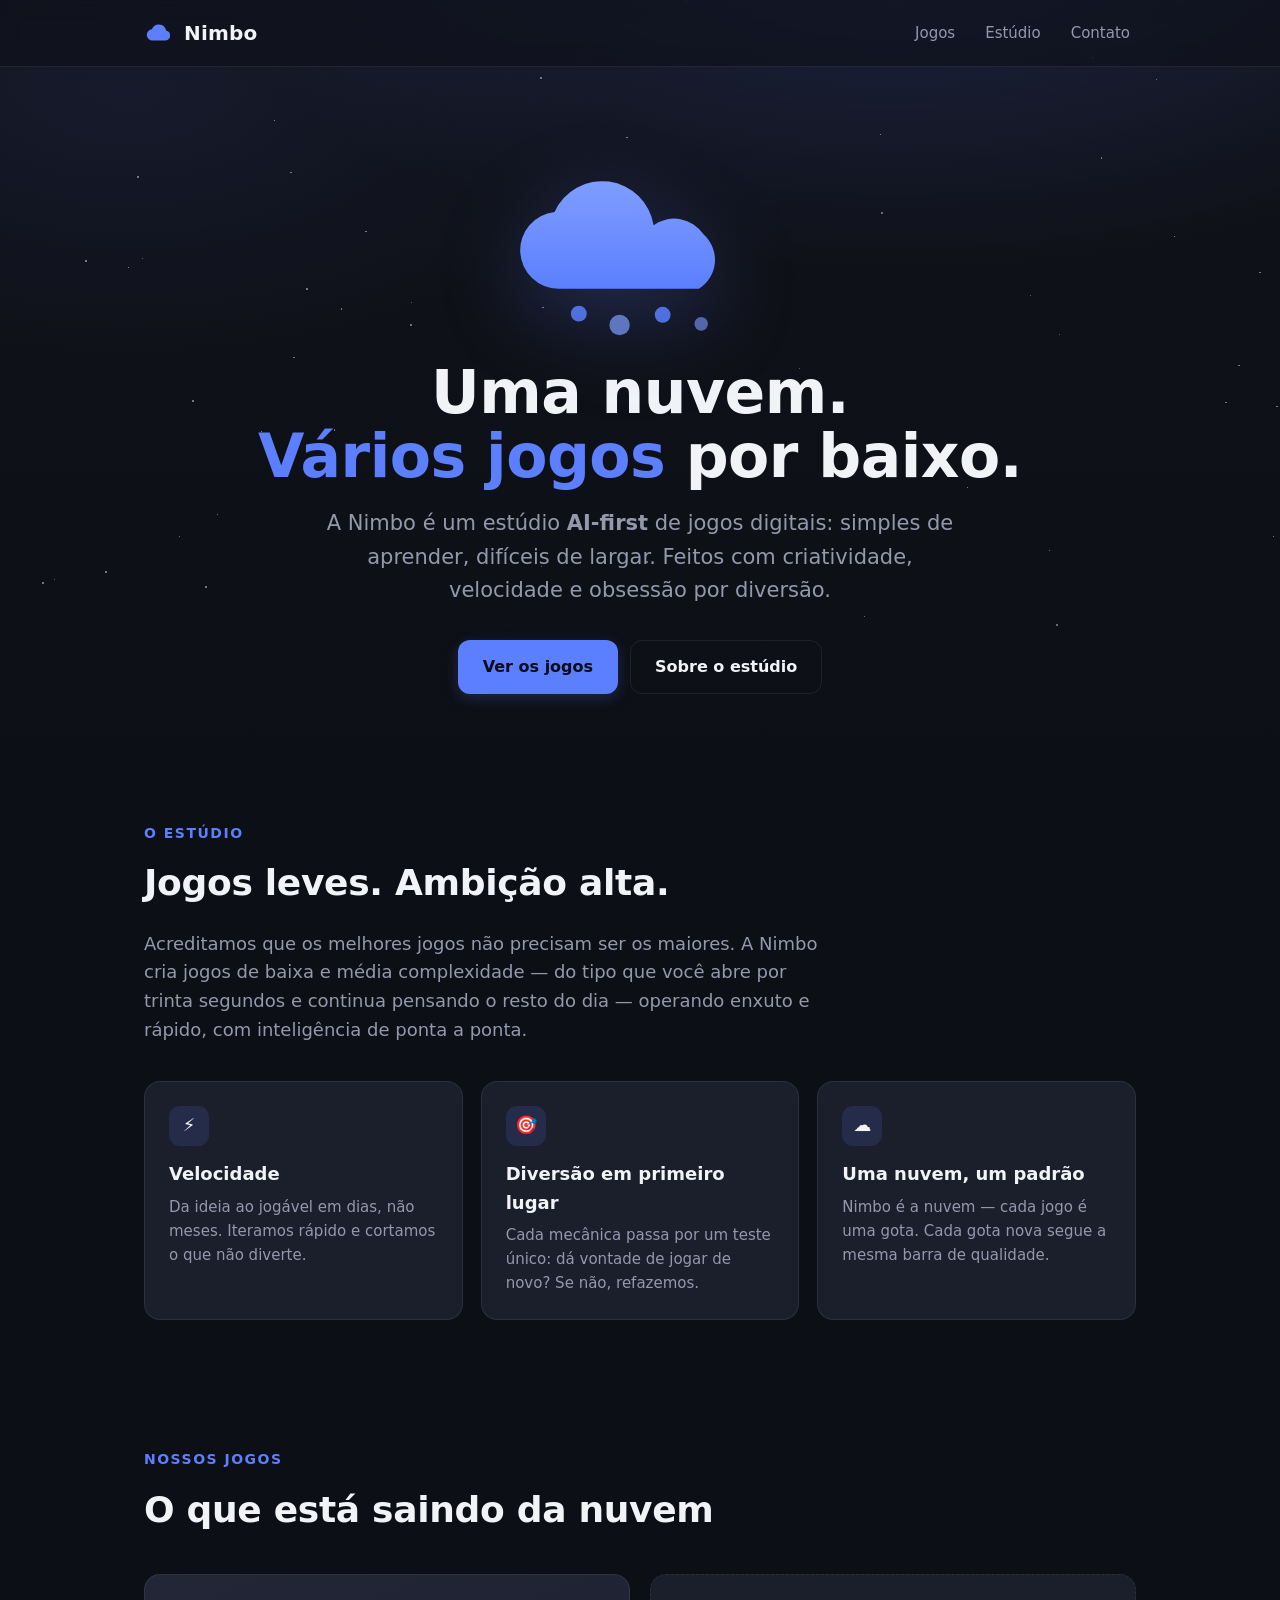
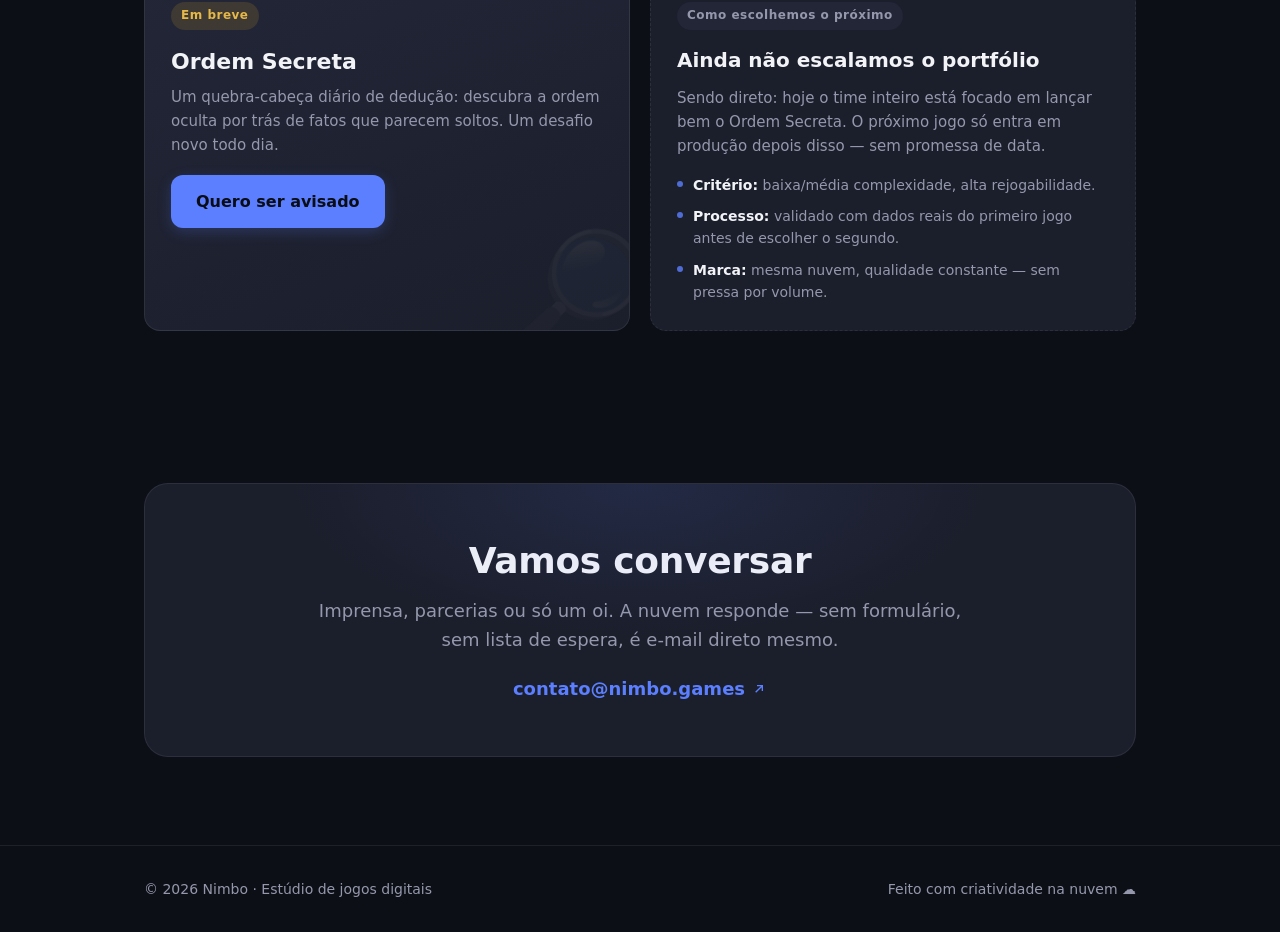
<file: index.html>
<!doctype html>
<html lang="pt-BR">
<head>
<meta charset="utf-8" />
<meta name="viewport" content="width=device-width, initial-scale=1" />
<title>Nimbo — Estúdio de jogos digitais</title>
<meta name="description" content="Nimbo é um estúdio AI-first de jogos digitais: jogos simples, divertidos e viciantes, feitos com velocidade e criatividade. Uma nuvem, vários jogos por baixo." />
<meta name="theme-color" content="#10121a" />

<!-- Open Graph / social -->
<meta property="og:title" content="Nimbo — Estúdio de jogos digitais" />
<meta property="og:description" content="Uma nuvem, vários jogos por baixo. Estúdio AI-first de jogos simples, divertidos e viciantes." />
<meta property="og:type" content="website" />
<meta property="og:url" content="https://nimbo.games" />
<meta property="og:locale" content="pt_BR" />

<link rel="icon" href="data:image/svg+xml,%3Csvg xmlns='http://www.w3.org/2000/svg' viewBox='0 0 32 32'%3E%3Cpath fill='%235b7fff' d='M9 24a6 6 0 0 1-.6-11.97A8 8 0 0 1 23.6 13.2 5.5 5.5 0 0 1 23 24z'/%3E%3C/svg%3E" />

<style>
  :root{
    --bg:#0d0f16;
    --bg-2:#10121a;
    --surface:#1b1e2b;
    --surface-2:#222637;
    --text:#f2f3f7;
    --muted:#9598ac;
    --primary:#5b7fff;
    --primary-soft:rgba(91,127,255,.14);
    --border:rgba(255,255,255,.08);
    --radius:16px;
    --maxw:1040px;
    color-scheme:dark;
  }
  *{box-sizing:border-box;}
  html{scroll-behavior:smooth;}
  body{
    margin:0;
    font-family:system-ui,-apple-system,'Segoe UI',Roboto,sans-serif;
    background:var(--bg);
    color:var(--text);
    line-height:1.6;
    -webkit-font-smoothing:antialiased;
    overflow-x:hidden;
  }
  a{color:inherit;text-decoration:none;}
  .wrap{max-width:var(--maxw);margin:0 auto;padding:0 24px;}

  /* ---------- focus & selection ---------- */
  :focus{outline:none;}
  :focus-visible{outline:2px solid var(--primary);outline-offset:3px;border-radius:6px;}
  .skip-link{position:absolute;left:16px;top:-60px;z-index:100;background:var(--primary);color:#0b0d16;
    padding:10px 16px;border-radius:10px;font-weight:700;font-size:14px;transition:top .15s;}
  .skip-link:focus{top:16px;outline-color:#fff;}
  ::selection{background:var(--primary);color:#0b0d16;}

  /* ---------- background sky ---------- */
  .sky{
    position:fixed;inset:0;z-index:-1;
    background:
      radial-gradient(1200px 600px at 70% -10%, rgba(91,127,255,.18), transparent 60%),
      radial-gradient(900px 500px at 10% 10%, rgba(91,127,255,.08), transparent 55%),
      linear-gradient(180deg, var(--bg-2), var(--bg));
  }
  .stars{position:fixed;inset:0;z-index:-1;opacity:.5;}
  .star{position:absolute;width:2px;height:2px;border-radius:50%;background:#fff;
    animation:tw 4s ease-in-out infinite;}
  @keyframes tw{0%,100%{opacity:.15}50%{opacity:.8}}

  /* ---------- header ---------- */
  header{position:sticky;top:0;z-index:10;
    backdrop-filter:blur(10px);
    background:rgba(13,15,22,.55);
    border-bottom:1px solid var(--border);}
  .nav{display:flex;align-items:center;justify-content:space-between;height:66px;}
  .brand{display:flex;align-items:center;gap:10px;font-weight:700;font-size:20px;letter-spacing:.2px;transition:opacity .15s;}
  .brand:hover{opacity:.85;}
  .brand svg{width:30px;height:30px;transition:transform .3s ease;}
  .brand:hover svg{transform:translateY(-2px);}
  .nav a.link{position:relative;color:var(--muted);font-size:15px;padding:8px 6px;transition:color .15s;}
  .nav a.link:hover{color:var(--text);}
  .nav a.link::after{content:'';position:absolute;left:6px;right:6px;bottom:2px;height:2px;border-radius:2px;
    background:var(--primary);transform:scaleX(0);transform-origin:left;transition:transform .2s ease;}
  .nav a.link:hover::after,.nav a.link:focus-visible::after{transform:scaleX(1);}
  .nav .links{display:flex;gap:18px;align-items:center;}

  /* ---------- hero ---------- */
  .hero{padding:88px 0 64px;text-align:center;position:relative;}
  .cloud-hero{width:min(340px,72vw);margin:0 auto 8px;display:block;
    filter:drop-shadow(0 20px 40px rgba(91,127,255,.25));
    animation:float 6s ease-in-out infinite;}
  @keyframes float{0%,100%{transform:translateY(0)}50%{transform:translateY(-10px)}}
  .hero h1{font-size:clamp(34px,6vw,60px);line-height:1.08;margin:.2em 0 .3em;font-weight:800;letter-spacing:-.5px;}
  .hero h1 .accent{color:var(--primary);}
  .hero p.sub{font-size:clamp(17px,2.4vw,21px);color:var(--muted);max-width:640px;margin:0 auto 32px;}
  .cta{display:inline-flex;gap:12px;flex-wrap:wrap;justify-content:center;}
  .btn{display:inline-flex;align-items:center;gap:8px;padding:13px 24px;border-radius:12px;
    font-weight:600;font-size:16px;border:1px solid transparent;cursor:pointer;
    transition:transform .15s ease,background .15s,border-color .15s,box-shadow .15s;}
  .btn:hover{transform:translateY(-2px);}
  .btn:active{transform:translateY(0);}
  .btn-primary{background:var(--primary);color:#0b0d16;box-shadow:0 4px 14px rgba(91,127,255,.22);}
  .btn-primary:hover{background:#6f8fff;box-shadow:0 8px 22px rgba(91,127,255,.35);}
  .btn-ghost{border-color:var(--border);color:var(--text);}
  .btn-ghost:hover{background:var(--surface);border-color:rgba(91,127,255,.4);}

  /* ---------- sections ---------- */
  section.block{padding:64px 0;}
  .eyebrow{color:var(--primary);font-weight:600;font-size:14px;letter-spacing:1.5px;text-transform:uppercase;margin-bottom:10px;}
  h2{font-size:clamp(26px,3.6vw,36px);margin:0 0 14px;font-weight:800;letter-spacing:-.3px;}
  .lead{color:var(--muted);font-size:18px;max-width:680px;}

  .pillars{display:grid;grid-template-columns:repeat(auto-fit,minmax(210px,1fr));gap:18px;margin-top:36px;}
  .pillar{background:var(--surface);border:1px solid var(--border);border-radius:var(--radius);padding:24px;
    transition:transform .18s ease,border-color .18s,background .18s;}
  .pillar:hover{transform:translateY(-3px);border-color:rgba(91,127,255,.35);background:var(--surface-2);}
  .pillar .ic{width:40px;height:40px;border-radius:11px;background:var(--primary-soft);display:grid;place-items:center;
    margin-bottom:14px;font-size:18px;transition:transform .18s ease;}
  .pillar:hover .ic{transform:scale(1.08);}
  .pillar h3{margin:0 0 6px;font-size:18px;}
  .pillar p{margin:0;color:var(--muted);font-size:15px;}

  /* ---------- games ---------- */
  .games{display:grid;grid-template-columns:repeat(auto-fit,minmax(280px,1fr));gap:20px;margin-top:36px;}
  .game{background:linear-gradient(160deg,var(--surface-2),var(--surface));border:1px solid var(--border);
    border-radius:var(--radius);padding:26px;position:relative;overflow:hidden;transition:transform .15s,border-color .15s;}
  .game:hover{transform:translateY(-3px);border-color:rgba(91,127,255,.4);}
  .game .tag{display:inline-block;font-size:12px;font-weight:600;letter-spacing:.5px;
    padding:4px 10px;border-radius:999px;background:var(--primary-soft);color:var(--primary);margin-bottom:14px;}
  .game .tag.soon{background:rgba(209,160,33,.16);color:#e5b84a;}
  .game h3{margin:0 0 6px;font-size:22px;}
  .game p{color:var(--muted);margin:0 0 18px;font-size:15px;}
  .game .glyph{position:absolute;right:-20px;bottom:-24px;font-size:120px;opacity:.06;line-height:1;
    user-select:none;transition:transform .3s ease,opacity .3s ease;}
  .game:hover .glyph{transform:scale(1.06) rotate(-4deg);opacity:.09;}

  /* ---------- next / process card ---------- */
  .next-card{background:var(--surface);border:1px dashed var(--border);border-radius:var(--radius);
    padding:26px;position:relative;transition:border-color .18s;}
  .next-card:hover{border-color:rgba(91,127,255,.3);}
  .next-card .tag{display:inline-block;font-size:12px;font-weight:600;letter-spacing:.5px;
    padding:4px 10px;border-radius:999px;background:var(--surface-2);color:var(--muted);margin-bottom:14px;}
  .next-card h3{margin:0 0 10px;font-size:20px;}
  .next-card p{color:var(--muted);margin:0 0 16px;font-size:15px;}
  .next-card ul{margin:0;padding:0;list-style:none;display:grid;gap:9px;}
  .next-card li{display:flex;gap:10px;align-items:flex-start;color:var(--muted);font-size:14px;}
  .next-card li .dot{flex:none;width:6px;height:6px;border-radius:50%;background:var(--primary);margin-top:7px;opacity:.8;}
  .next-card li strong{color:var(--text);font-weight:600;}

  /* ---------- contact ---------- */
  .contact{text-align:center;background:var(--surface);border:1px solid var(--border);border-radius:24px;padding:48px 24px;margin:24px 0;position:relative;overflow:hidden;}
  .contact::before{content:'';position:absolute;inset:0;
    background:radial-gradient(500px 220px at 50% 0%,rgba(91,127,255,.12),transparent 70%);pointer-events:none;}
  .contact h2{margin-bottom:8px;}
  .contact a.mail{color:var(--primary);font-weight:600;font-size:18px;display:inline-flex;align-items:center;gap:6px;
    padding:4px 2px;border-radius:6px;transition:color .15s;position:relative;}
  .contact a.mail:hover{color:#8aa3ff;}
  .contact a.mail svg{width:16px;height:16px;transition:transform .15s ease;}
  .contact a.mail:hover svg{transform:translate(2px,-2px);}

  footer{border-top:1px solid var(--border);padding:32px 0;color:var(--muted);font-size:14px;}
  .foot{display:flex;justify-content:space-between;flex-wrap:wrap;gap:12px;align-items:center;}
  .foot a{transition:color .15s;}
  .foot a:hover{color:var(--text);}

  @media(max-width:560px){
    .nav .links{gap:12px;}
    .nav a.link.hide-sm{display:none;}
    .hero{padding:56px 0 40px;}
  }
  @media(prefers-reduced-motion:reduce){
    *{animation-duration:.001ms!important;animation-iteration-count:1!important;transition-duration:.001ms!important;scroll-behavior:auto!important;}
    .cloud-hero,.star{animation:none;}
    .btn:hover,.pillar:hover,.game:hover,.brand:hover svg{transform:none;}
  }
</style>
</head>
<body>

<a class="skip-link" href="#top">Pular para o conteúdo</a>

<div class="sky" aria-hidden="true"></div>
<div class="stars" id="stars" aria-hidden="true"></div>

<header>
  <div class="wrap nav">
    <a class="brand" href="#top" aria-label="Nimbo — página inicial">
      <svg viewBox="0 0 32 32" aria-hidden="true"><path fill="#5b7fff" d="M9 24a6 6 0 0 1-.6-11.97A8 8 0 0 1 23.6 13.2 5.5 5.5 0 0 1 23 24z"/></svg>
      Nimbo
    </a>
    <nav class="links" aria-label="Navegação principal">
      <a class="link hide-sm" href="#jogos">Jogos</a>
      <a class="link hide-sm" href="#estudio">Estúdio</a>
      <a class="link" href="#contato">Contato</a>
    </nav>
  </div>
</header>

<main id="top">

  <!-- HERO -->
  <section class="hero">
    <div class="wrap">
      <svg class="cloud-hero" viewBox="0 0 300 170" role="img" aria-label="Uma nuvem estilizada com pequenos jogos por baixo">
        <defs>
          <linearGradient id="cg" x1="0" y1="0" x2="0" y2="1">
            <stop offset="0" stop-color="#7f9dff"/>
            <stop offset="1" stop-color="#5b7fff"/>
          </linearGradient>
        </defs>
        <path fill="url(#cg)" d="M78 118a34 34 0 0 1-3.4-67.8A46 46 0 0 1 162 62a31 31 0 0 1 44 8 30 30 0 0 1-4 48z"/>
        <!-- gotinhas / jogos por baixo -->
        <circle cx="96"  cy="140" r="7" fill="#5b7fff" opacity=".85"/>
        <circle cx="132" cy="150" r="9" fill="#7f9dff" opacity=".7"/>
        <circle cx="170" cy="141" r="7" fill="#5b7fff" opacity=".85"/>
        <circle cx="204" cy="149" r="6" fill="#7f9dff" opacity=".6"/>
      </svg>
      <h1>Uma nuvem.<br><span class="accent">Vários jogos</span> por baixo.</h1>
      <p class="sub">A Nimbo é um estúdio <strong>AI-first</strong> de jogos digitais: simples de aprender, difíceis de largar. Feitos com criatividade, velocidade e obsessão por diversão.</p>
      <div class="cta">
        <a class="btn btn-primary" href="#jogos">Ver os jogos</a>
        <a class="btn btn-ghost" href="#estudio">Sobre o estúdio</a>
      </div>
    </div>
  </section>

  <!-- ESTÚDIO -->
  <section class="block" id="estudio">
    <div class="wrap">
      <div class="eyebrow">O estúdio</div>
      <h2>Jogos leves. Ambição alta.</h2>
      <p class="lead">Acreditamos que os melhores jogos não precisam ser os maiores. A Nimbo cria jogos de baixa e média complexidade — do tipo que você abre por trinta segundos e continua pensando o resto do dia — operando enxuto e rápido, com inteligência de ponta a ponta.</p>

      <div class="pillars">
        <div class="pillar">
          <div class="ic" aria-hidden="true">⚡</div>
          <h3>Velocidade</h3>
          <p>Da ideia ao jogável em dias, não meses. Iteramos rápido e cortamos o que não diverte.</p>
        </div>
        <div class="pillar">
          <div class="ic" aria-hidden="true">🎯</div>
          <h3>Diversão em primeiro lugar</h3>
          <p>Cada mecânica passa por um teste único: dá vontade de jogar de novo? Se não, refazemos.</p>
        </div>
        <div class="pillar">
          <div class="ic" aria-hidden="true">☁️</div>
          <h3>Uma nuvem, um padrão</h3>
          <p>Nimbo é a nuvem — cada jogo é uma gota. Cada gota nova segue a mesma barra de qualidade.</p>
        </div>
      </div>
    </div>
  </section>

  <!-- JOGOS -->
  <section class="block" id="jogos">
    <div class="wrap">
      <div class="eyebrow">Nossos jogos</div>
      <h2>O que está saindo da nuvem</h2>
      <div class="games">
        <article class="game">
          <span class="tag soon">Em breve</span>
          <h3>Ordem Secreta</h3>
          <p>Um quebra-cabeça diário de dedução: descubra a ordem oculta por trás de fatos que parecem soltos. Um desafio novo todo dia.</p>
          <a class="btn btn-primary" href="mailto:contato@nimbo.games?subject=Quero%20saber%20quando%20o%20Ordem%20Secreta%20lan%C3%A7ar&body=Oi%2C%20Nimbo!%20Quero%20ser%20avisado%20quando%20o%20Ordem%20Secreta%20estiver%20no%20ar." aria-label="Enviar e-mail para ser avisado quando Ordem Secreta lançar">Quero ser avisado</a>
          <span class="glyph" aria-hidden="true">🔎</span>
        </article>

        <article class="next-card" aria-labelledby="next-h">
          <span class="tag">Como escolhemos o próximo</span>
          <h3 id="next-h">Ainda não escalamos o portfólio</h3>
          <p>Sendo direto: hoje o time inteiro está focado em lançar bem o Ordem Secreta. O próximo jogo só entra em produção depois disso — sem promessa de data.</p>
          <ul>
            <li><span class="dot" aria-hidden="true"></span> <span><strong>Critério:</strong> baixa/média complexidade, alta rejogabilidade.</span></li>
            <li><span class="dot" aria-hidden="true"></span> <span><strong>Processo:</strong> validado com dados reais do primeiro jogo antes de escolher o segundo.</span></li>
            <li><span class="dot" aria-hidden="true"></span> <span><strong>Marca:</strong> mesma nuvem, qualidade constante — sem pressa por volume.</span></li>
          </ul>
        </article>
      </div>
    </div>
  </section>

  <!-- CONTATO -->
  <section class="block" id="contato">
    <div class="wrap">
      <div class="contact">
        <h2>Vamos conversar</h2>
        <p class="lead" style="margin:0 auto 16px;">Imprensa, parcerias ou só um oi. A nuvem responde — sem formulário, sem lista de espera, é e-mail direto mesmo.</p>
        <a class="mail" href="mailto:contato@nimbo.games">
          contato@nimbo.games
          <svg viewBox="0 0 24 24" fill="none" stroke="currentColor" stroke-width="2" aria-hidden="true"><path d="M7 17 17 7M9 7h8v8"/></svg>
        </a>
      </div>
    </div>
  </section>

</main>

<footer>
  <div class="wrap foot">
    <div>© <span id="yr">2026</span> Nimbo · Estúdio de jogos digitais</div>
    <div>Feito com criatividade na nuvem ☁️</div>
  </div>
</footer>

<script>
  // ano dinâmico
  document.getElementById('yr').textContent = new Date().getFullYear();
  // estrelinhas do fundo (geradas, leves)
  (function(){
    if (matchMedia('(prefers-reduced-motion: reduce)').matches) return;
    var box = document.getElementById('stars'), n = 46, html = '';
    for (var i=0;i<n;i++){
      var x=Math.random()*100, y=Math.random()*70, d=(Math.random()*4).toFixed(2), s=(Math.random()*1.5+0.5).toFixed(1);
      html += '<span class="star" style="left:'+x+'%;top:'+y+'%;width:'+s+'px;height:'+s+'px;animation-delay:'+d+'s"></span>';
    }
    box.innerHTML = html;
  })();
</script>
</body>
</html>
</file>
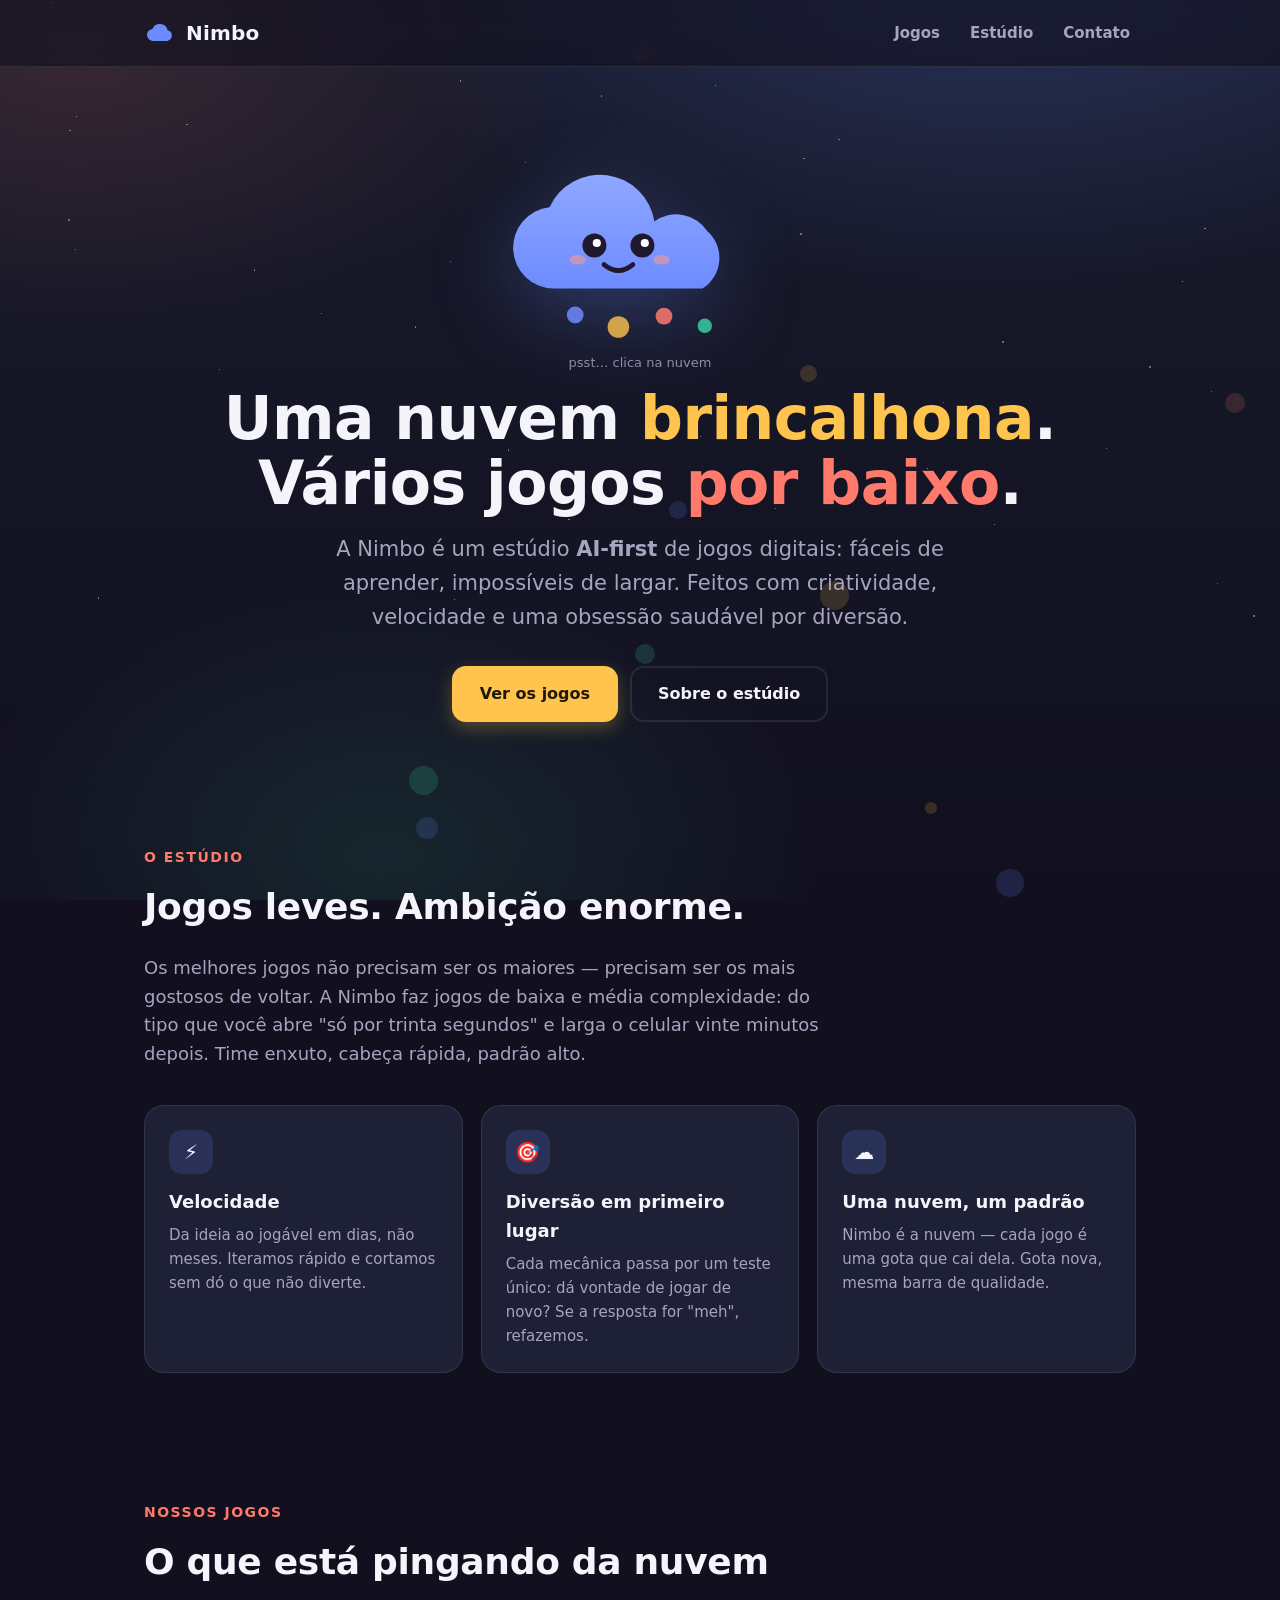
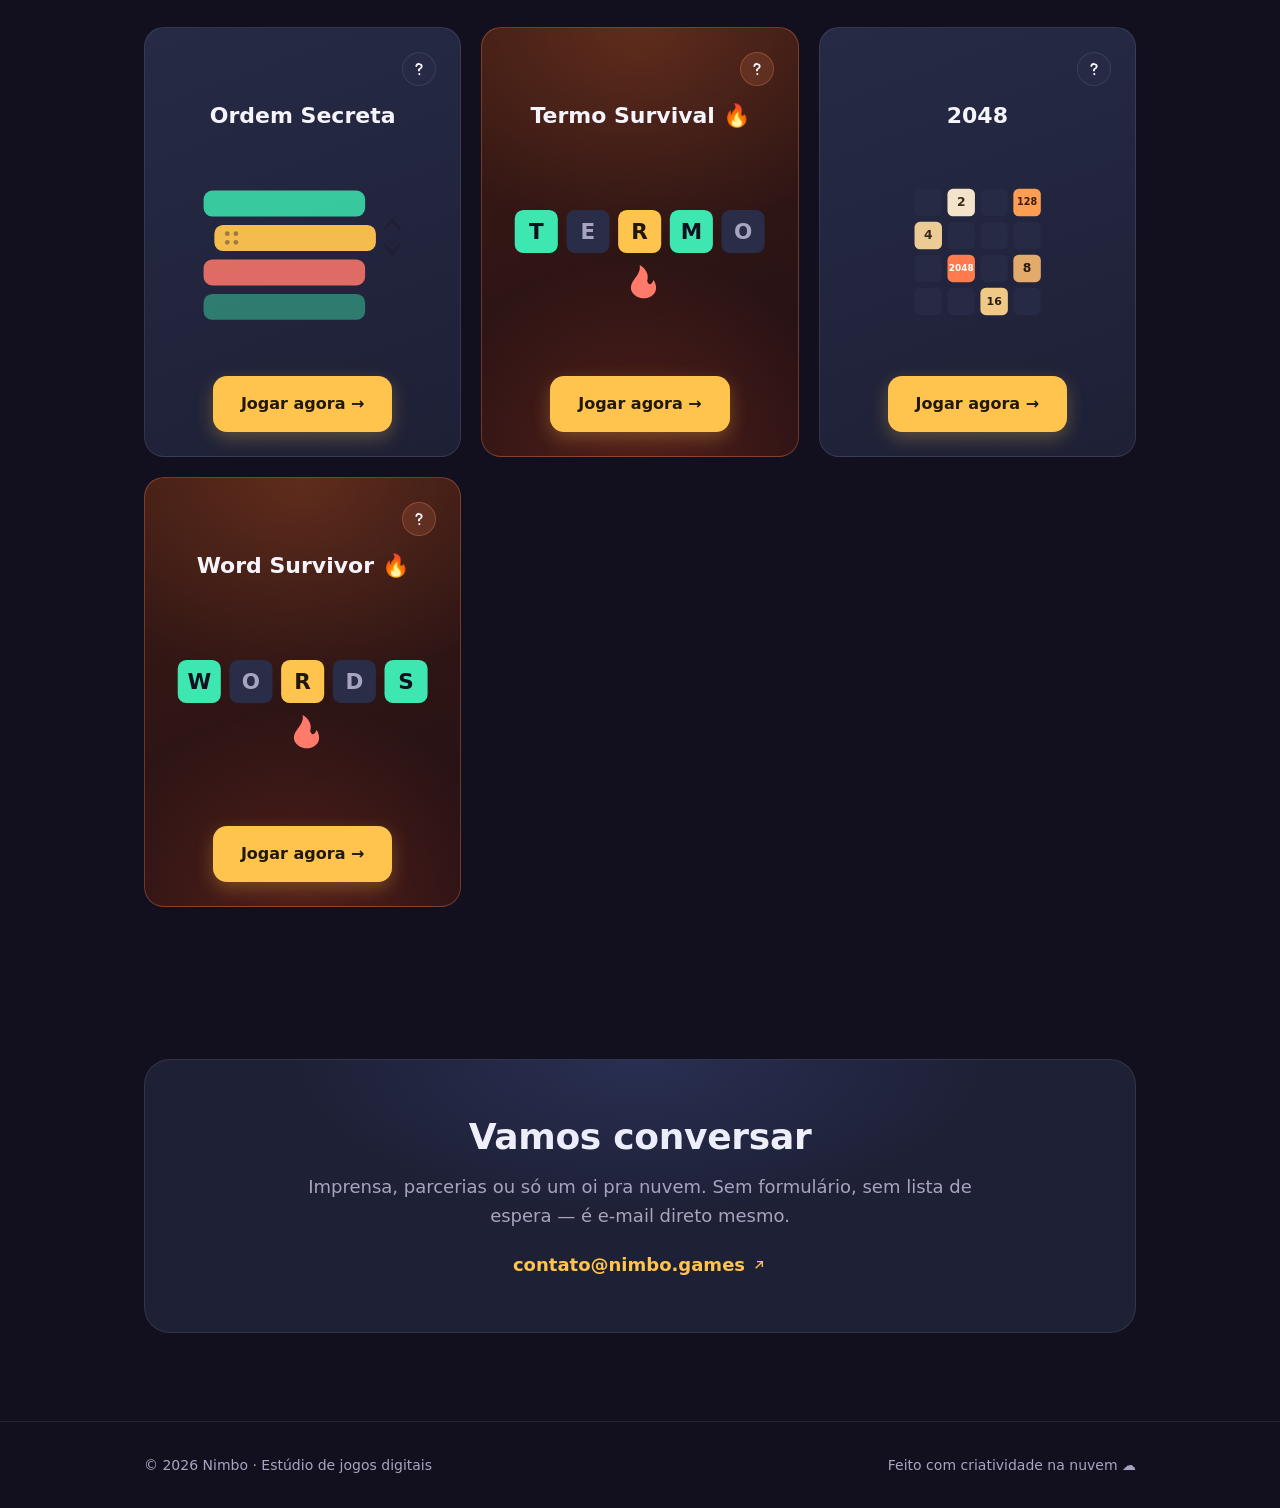
<file: public/index.html>
<!doctype html>
<html lang="pt-BR">
<head>
<meta charset="utf-8" />
<meta name="viewport" content="width=device-width, initial-scale=1" />
<title>Nimbo — Estúdio de jogos digitais</title>
<meta name="description" content="Nimbo é um estúdio AI-first de jogos digitais: jogos simples, divertidos e viciantes, feitos com velocidade e criatividade. Uma nuvem, vários jogos por baixo." />
<meta name="theme-color" content="#171a2b" />

<!-- Open Graph / social -->
<meta property="og:title" content="Nimbo — Estúdio de jogos digitais" />
<meta property="og:description" content="Uma nuvem, vários jogos por baixo. Estúdio AI-first de jogos simples, divertidos e viciantes." />
<meta property="og:type" content="website" />
<meta property="og:url" content="https://nimbo.games" />
<meta property="og:locale" content="pt_BR" />

<link rel="icon" href="data:image/svg+xml,%3Csvg xmlns='http://www.w3.org/2000/svg' viewBox='0 0 32 32'%3E%3Cpath fill='%235b7fff' d='M9 24a6 6 0 0 1-.6-11.97A8 8 0 0 1 23.6 13.2 5.5 5.5 0 0 1 23 24z'/%3E%3C/svg%3E" />

<style>
  :root{
    --bg:#12101f;
    --bg-2:#171a2b;
    --surface:#1e2036;
    --surface-2:#262a45;
    --text:#f5f4fb;
    --muted:#a6a4c0;
    --primary:#6d8bff;
    --primary-soft:rgba(109,139,255,.16);
    --sun:#ffc44d;
    --coral:#ff7a6b;
    --mint:#3ee6b0;
    --border:rgba(255,255,255,.09);
    --radius:20px;
    --maxw:1040px;
    color-scheme:dark;
  }
  *{box-sizing:border-box;}
  html{scroll-behavior:smooth;}
  body{
    margin:0;
    font-family:'Segoe UI',system-ui,-apple-system,Roboto,sans-serif;
    background:var(--bg);
    color:var(--text);
    line-height:1.6;
    -webkit-font-smoothing:antialiased;
    overflow-x:hidden;
  }
  a{color:inherit;text-decoration:none;}
  .wrap{max-width:var(--maxw);margin:0 auto;padding:0 24px;}

  /* ---------- focus & selection ---------- */
  :focus{outline:none;}
  :focus-visible{outline:3px solid var(--sun);outline-offset:3px;border-radius:8px;}
  .skip-link{position:absolute;left:16px;top:-60px;z-index:100;background:var(--sun);color:#20180a;
    padding:10px 16px;border-radius:12px;font-weight:800;font-size:14px;transition:top .15s;}
  .skip-link:focus{top:16px;outline-color:#fff;}
  ::selection{background:var(--sun);color:#20180a;}

  /* ---------- background sky ---------- */
  .sky{
    position:fixed;inset:0;z-index:-2;
    background:
      radial-gradient(1100px 620px at 78% -8%, rgba(109,139,255,.24), transparent 60%),
      radial-gradient(900px 520px at 6% 6%, rgba(255,122,107,.14), transparent 55%),
      radial-gradient(800px 500px at 30% 95%, rgba(62,230,176,.10), transparent 55%),
      linear-gradient(180deg, var(--bg-2), var(--bg));
  }
  .stars{position:fixed;inset:0;z-index:-2;opacity:.55;}
  .star{position:absolute;width:2px;height:2px;border-radius:50%;background:#fff;
    animation:tw 4s ease-in-out infinite;}
  @keyframes tw{0%,100%{opacity:.15}50%{opacity:.85}}

  /* floating drops in the background — playful, cheap (CSS only) */
  .drops{position:fixed;inset:0;z-index:-1;pointer-events:none;overflow:hidden;}
  .drop{position:absolute;border-radius:50%;opacity:.16;filter:blur(.5px);
    animation:drift 14s ease-in-out infinite;}
  @keyframes drift{
    0%{transform:translateY(0) translateX(0) rotate(0deg);}
    50%{transform:translateY(-26px) translateX(10px) rotate(8deg);}
    100%{transform:translateY(0) translateX(0) rotate(0deg);}
  }

  /* ---------- header ---------- */
  header{position:sticky;top:0;z-index:10;
    backdrop-filter:blur(10px);
    background:rgba(18,16,31,.6);
    border-bottom:1px solid var(--border);}
  .nav{display:flex;align-items:center;justify-content:space-between;height:66px;}
  .brand{display:flex;align-items:center;gap:10px;font-weight:800;font-size:20px;letter-spacing:.2px;transition:opacity .15s;}
  .brand:hover{opacity:.9;}
  .brand svg{width:32px;height:32px;transition:transform .35s cubic-bezier(.34,1.56,.64,1);}
  .brand:hover svg{transform:translateY(-3px) rotate(-6deg);}
  .nav a.link{position:relative;color:var(--muted);font-size:15px;font-weight:600;padding:8px 6px;transition:color .15s;}
  .nav a.link:hover{color:var(--text);}
  .nav a.link::after{content:'';position:absolute;left:6px;right:6px;bottom:2px;height:3px;border-radius:2px;
    background:var(--sun);transform:scaleX(0);transform-origin:left;transition:transform .2s ease;}
  .nav a.link:hover::after,.nav a.link:focus-visible::after{transform:scaleX(1);}
  .nav .links{display:flex;gap:18px;align-items:center;}

  /* ---------- hero ---------- */
  .hero{padding:80px 0 60px;text-align:center;position:relative;}
  .cloud-wrap{position:relative;width:min(360px,76vw);margin:0 auto 8px;}
  .cloud-hero{width:100%;display:block;cursor:pointer;position:relative;z-index:1;
    filter:drop-shadow(0 20px 40px rgba(109,139,255,.3));
    animation:float 6s ease-in-out infinite;
    transition:filter .2s ease;}
  .cloud-hero:hover{filter:drop-shadow(0 24px 46px rgba(109,139,255,.42));}
  .cloud-hero:active{transform:scale(.97);}
  @keyframes float{0%,100%{transform:translateY(0) rotate(0deg)}50%{transform:translateY(-12px) rotate(-1.5deg)}}
  .cloud-hint{display:block;margin-top:2px;font-size:13px;color:var(--muted);opacity:.85;}

  /* olhinhos que piscam (hero + guia) */
  .blink{transform:scaleY(.1);transform-origin:center;transform-box:fill-box;}

  /* nuvem-hero cochilando (idle) */
  #cloudHero.sleeping #heroEyes{transform:scaleY(.1);transform-origin:center;transform-box:fill-box;}
  .cloud-zzz{position:absolute;top:2%;right:6%;font-size:15px;font-weight:700;color:var(--muted);
    opacity:0;pointer-events:none;letter-spacing:1px;z-index:2;transition:opacity .3s ease;}
  .cloud-wrap.napping .cloud-zzz{opacity:.8;animation:zzzFloat 2.6s ease-in-out infinite;}
  @keyframes zzzFloat{0%{transform:translateY(0);opacity:0;}15%{opacity:.8;}100%{transform:translateY(-16px);opacity:0;}}

  /* sol suave espiando atrás da nuvem-hero (só de dia) */
  .sky-sun{position:absolute;top:-6%;right:2%;width:46%;aspect-ratio:1;border-radius:50%;z-index:0;
    background:radial-gradient(circle, rgba(255,196,77,.55), rgba(255,196,77,.18) 55%, transparent 75%);
    filter:blur(6px);opacity:0;transition:opacity .4s ease;pointer-events:none;}
  body.is-day .sky-sun{opacity:1;}
  body.is-night .star{opacity:.9;}
  .hero h1{font-size:clamp(34px,6vw,60px);line-height:1.08;margin:.2em 0 .3em;font-weight:800;letter-spacing:-.5px;}
  .hero h1 .accent{color:var(--sun);}
  .hero h1 .accent2{color:var(--coral);}
  .hero p.sub{font-size:clamp(17px,2.4vw,21px);color:var(--muted);max-width:640px;margin:0 auto 32px;}
  .cta{display:inline-flex;gap:12px;flex-wrap:wrap;justify-content:center;}
  .btn{display:inline-flex;align-items:center;gap:8px;padding:13px 26px;border-radius:14px;
    font-weight:700;font-size:16px;border:2px solid transparent;cursor:pointer;
    transition:transform .18s cubic-bezier(.34,1.56,.64,1),background .15s,border-color .15s,box-shadow .15s;}
  .btn:hover{transform:translateY(-3px) scale(1.03);}
  .btn:active{transform:scale(.96);transition-timing-function:cubic-bezier(.34,1.56,.64,1);}
  .btn-primary{background:var(--sun);color:#20180a;box-shadow:0 6px 18px rgba(255,196,77,.28);}
  .btn-primary:hover{background:#ffd066;box-shadow:0 10px 26px rgba(255,196,77,.4);}
  .btn-ghost{border-color:var(--border);color:var(--text);}
  .btn-ghost:hover{background:var(--surface);border-color:var(--primary);}

  /* ---------- sections ---------- */
  section.block{padding:64px 0;}
  .eyebrow{color:var(--coral);font-weight:800;font-size:14px;letter-spacing:1.5px;text-transform:uppercase;margin-bottom:10px;}
  h2{font-size:clamp(26px,3.6vw,36px);margin:0 0 14px;font-weight:800;letter-spacing:-.3px;}
  .lead{color:var(--muted);font-size:18px;max-width:680px;}

  .pillars{display:grid;grid-template-columns:repeat(auto-fit,minmax(210px,1fr));gap:18px;margin-top:36px;}
  .pillar{background:var(--surface);border:1px solid var(--border);border-radius:var(--radius);padding:24px;
    transition:transform .2s cubic-bezier(.34,1.56,.64,1),border-color .18s,background .18s;}
  .pillar:hover{transform:translateY(-5px) rotate(-.6deg);border-color:var(--pc,var(--primary));background:var(--surface-2);}
  .pillar:nth-child(1){--pc:var(--primary);}
  .pillar:nth-child(2){--pc:var(--coral);}
  .pillar:nth-child(3){--pc:var(--mint);}
  .pillar .ic{width:44px;height:44px;border-radius:13px;background:var(--primary-soft);display:grid;place-items:center;
    margin-bottom:14px;font-size:20px;transition:transform .25s cubic-bezier(.34,1.56,.64,1);}
  .pillar:hover .ic{transform:scale(1.15) rotate(8deg);}
  .pillar h3{margin:0 0 6px;font-size:18px;}
  .pillar p{margin:0;color:var(--muted);font-size:15px;}

  /* ---------- games (flip cards) ---------- */
  .games{display:grid;grid-template-columns:repeat(auto-fit,minmax(280px,1fr));gap:20px;margin-top:36px;align-items:stretch;}
  .game{position:relative;perspective:1400px;transition:transform .2s cubic-bezier(.34,1.56,.64,1);}
  .game:hover{transform:translateY(-4px);}
  .game-inner{position:relative;min-height:430px;transform-style:preserve-3d;
    transition:transform .6s cubic-bezier(.34,1.56,.64,1);}
  .game-inner.flipped{transform:rotateY(180deg);}
  .game-front,.game-back{position:absolute;inset:0;display:flex;flex-direction:column;
    background:linear-gradient(160deg,var(--surface-2),var(--surface));border:1px solid var(--border);
    border-radius:var(--radius);padding:24px;backface-visibility:hidden;-webkit-backface-visibility:hidden;
    transition:border-color .15s;}
  .game:hover .game-front,.game:hover .game-back{border-color:var(--coral);}
  .game-back{transform:rotateY(180deg);}
  .game-top{display:flex;align-items:flex-start;justify-content:flex-end;gap:10px;margin-bottom:12px;}
  .game .tag{display:inline-block;font-size:12px;font-weight:700;letter-spacing:.5px;
    padding:4px 10px;border-radius:999px;background:var(--primary-soft);color:var(--primary);margin:0;}
  .game .tag.soon{background:rgba(255,196,77,.18);color:var(--sun);}
  .game h3{margin:0 0 12px;font-size:22px;text-align:center;}
  .game-illus{flex:1;min-height:110px;display:flex;align-items:center;justify-content:center;margin-bottom:16px;}
  .game-illus svg{width:100%;height:100%;max-height:140px;}
  .game-back p{color:var(--muted);margin:0 0 18px;font-size:15px;flex:1;}
  .game .btn{margin-top:auto;align-self:center;}

  /* card do Termo Survival: temática de fogo (casa com o jogo) */
  .game--fire .game-front,.game--fire .game-back{
    background:
      radial-gradient(130% 80% at 50% 0%, rgba(255,122,60,.20), transparent 62%),
      radial-gradient(120% 90% at 50% 108%, rgba(255,80,40,.22), transparent 60%),
      linear-gradient(160deg,#3a1a14,#231015);
    border-color:rgba(255,140,90,.30);}
  .game--fire:hover .game-front,.game--fire:hover .game-back{border-color:var(--coral);}
  .game--fire .tag{background:rgba(255,140,90,.20);color:#ffb392;}
  .game--fire .flip-btn{background:rgba(255,140,90,.14);border-color:rgba(255,140,90,.28);}
  .game--fire .flip-btn:hover{background:rgba(255,140,90,.26);border-color:var(--coral);}

  .flip-btn{flex:none;width:34px;height:34px;padding:0;border-radius:50%;border:1px solid var(--border);
    background:var(--surface-2);color:var(--text);font-weight:800;font-size:16px;line-height:1;
    font-family:inherit;display:grid;place-items:center;cursor:pointer;
    transition:transform .2s cubic-bezier(.34,1.56,.64,1),background .15s,border-color .15s;
    animation:qWiggle 3.6s ease-in-out infinite;}
  .flip-btn:hover{background:var(--primary-soft);border-color:var(--primary);transform:scale(1.1);}
  .flip-btn:active{transform:scale(.9);}
  .flip-btn svg{width:18px;height:18px;display:block;}
  @keyframes qWiggle{0%,88%,100%{transform:scale(1);}94%{transform:scale(1.14);}}

  @media(max-width:560px){
    .game-inner{min-height:480px;}
    .flip-btn{width:40px;height:40px;font-size:18px;}
  }

  /* ---------- contact ---------- */
  .contact{text-align:center;background:var(--surface);border:1px solid var(--border);border-radius:26px;padding:48px 24px;margin:24px 0;position:relative;overflow:hidden;}
  .contact::before{content:'';position:absolute;inset:0;
    background:radial-gradient(500px 220px at 50% 0%,rgba(109,139,255,.14),transparent 70%);pointer-events:none;}
  .contact h2{margin-bottom:8px;}
  .contact a.mail{color:var(--sun);font-weight:700;font-size:18px;display:inline-flex;align-items:center;gap:6px;
    padding:4px 2px;border-radius:6px;transition:color .15s,transform .15s;position:relative;}
  .contact a.mail:hover{color:#ffd066;transform:scale(1.04);}
  .contact a.mail svg{width:16px;height:16px;transition:transform .15s ease;}
  .contact a.mail:hover svg{transform:translate(2px,-2px);}

  /* ---------- mascote-guia: avatar fixo que acompanha a rolagem ---------- */
  /* Desktop: protagonista de canto — grande o bastante pra
     chamar atenção durante o scroll, sem cobrir CTA/contato (ver rodapé com respiro). */
  .cloud-guide{position:fixed;right:28px;bottom:28px;width:112px;z-index:5;
    opacity:0;transform:translateY(12px) scale(.9);pointer-events:none;
    transition:opacity .4s ease,transform .4s cubic-bezier(.34,1.56,.64,1);}
  .cloud-guide.show{opacity:1;transform:translateY(0) scale(1);pointer-events:auto;}
  .cloud-guide.hop{animation:guideHop 1.1s cubic-bezier(.34,1.56,.64,1) infinite;}
  @keyframes guideHop{0%,100%{transform:translateY(0) scale(1)}30%{transform:translateY(-10px) scale(1.02,.97)}50%{transform:translateY(0) scale(.97,1.03)}}
  .cloud-guide svg{width:100%;display:block;filter:drop-shadow(0 10px 22px rgba(109,139,255,.4));}
  /* o BALÃO de texto é o link clicável (não a nuvem) */
  .cloud-guide .guide-bubble{position:absolute;right:calc(100% + 14px);bottom:14px;white-space:nowrap;
    text-decoration:none;cursor:pointer;
    background:var(--surface);border:1px solid var(--border);padding:8px 16px;border-radius:14px;
    font-size:14px;font-weight:600;color:var(--text);margin:0;opacity:0;
    transition:opacity .3s ease .1s,transform .18s ease,border-color .18s ease,box-shadow .18s ease;
    box-shadow:0 6px 18px rgba(20,20,40,.12);pointer-events:none;}
  .cloud-guide.show .guide-bubble{opacity:1;pointer-events:auto;}
  .cloud-guide.show .guide-bubble:hover,.cloud-guide.show .guide-bubble:focus-visible{
    transform:translateY(-2px);border-color:var(--accent);color:var(--accent);outline:none;
    box-shadow:0 0 0 3px rgba(109,139,255,.28),0 10px 22px rgba(20,20,40,.16);}
  .cloud-guide .guide-dismiss{position:absolute;left:-10px;top:-10px;width:26px;height:26px;border-radius:50%;
    background:var(--surface-2);border:1px solid var(--border);color:var(--muted);font-size:15px;line-height:1;
    display:grid;place-items:center;cursor:pointer;opacity:0;transition:opacity .2s ease;pointer-events:none;}
  .cloud-guide.show .guide-dismiss{opacity:.55;pointer-events:auto;}
  .cloud-guide.show .guide-dismiss:hover,.cloud-guide.show .guide-dismiss:focus-visible{opacity:1;}
  @media(max-width:560px){
    .cloud-guide{width:64px;right:14px;bottom:14px;}
    .cloud-guide .guide-bubble{font-size:12px;padding:6px 12px;right:calc(100% + 10px);}
  }

  footer{border-top:1px solid var(--border);padding:32px 0;color:var(--muted);font-size:14px;}
  .foot{display:flex;justify-content:space-between;flex-wrap:wrap;gap:12px;align-items:center;}
  .foot a{transition:color .15s;}
  .foot a:hover{color:var(--text);}

  @media(max-width:560px){
    .nav .links{gap:12px;}
    .nav a.link.hide-sm{display:none;}
    .hero{padding:52px 0 40px;}
  }
  @media(prefers-reduced-motion:reduce){
    *{animation-duration:.001ms!important;animation-iteration-count:1!important;transition-duration:.001ms!important;scroll-behavior:auto!important;}
    .cloud-hero,.star,.drop{animation:none;}
    .btn:hover,.pillar:hover,.game:hover,.brand:hover svg,.contact a.mail:hover{transform:none;}
    .btn:active{transform:none;}
    .cloud-guide{transition:opacity .15s ease;transform:none;}
    .cloud-guide.show{transform:none;}
    .cloud-guide.hop{animation:none;}
    /* flip cards: sem 3D — troca instantânea de face, sem rotação */
    .game-inner.flipped{transform:none;}
    .game-back{transform:none;display:none;}
    .game-inner.flipped .game-front{display:none;}
    .game-inner.flipped .game-back{display:flex;}
  }
</style>
</head>
<body>

<a class="skip-link" href="#top">Pular para o conteúdo</a>

<div class="sky" aria-hidden="true"></div>
<div class="stars" id="stars" aria-hidden="true"></div>
<div class="drops" id="drops" aria-hidden="true"></div>

<header>
  <div class="wrap nav">
    <a class="brand" href="#top" aria-label="Nimbo — página inicial">
      <svg viewBox="0 0 32 32" aria-hidden="true"><path fill="#6d8bff" d="M9 24a6 6 0 0 1-.6-11.97A8 8 0 0 1 23.6 13.2 5.5 5.5 0 0 1 23 24z"/></svg>
      Nimbo
    </a>
    <nav class="links" aria-label="Navegação principal">
      <a class="link hide-sm" href="#jogos">Jogos</a>
      <a class="link hide-sm" href="#estudio">Estúdio</a>
      <a class="link" href="#contato">Contato</a>
    </nav>
  </div>
</header>

<main id="top">

  <!-- HERO -->
  <section class="hero">
    <div class="wrap">
      <div class="cloud-wrap">
        <div class="sky-sun" aria-hidden="true"></div>
        <span class="cloud-zzz" aria-hidden="true">z z Z</span>
        <svg class="cloud-hero" id="cloudHero" viewBox="0 0 300 170" role="img" aria-label="A nuvem Nimbo — clique para ver ela reagir" tabindex="0">
          <defs>
            <linearGradient id="cg" x1="0" y1="0" x2="0" y2="1">
              <stop offset="0" stop-color="#8fa7ff"/>
              <stop offset="1" stop-color="#6d8bff"/>
            </linearGradient>
          </defs>
          <path fill="url(#cg)" d="M78 118a34 34 0 0 1-3.4-67.8A46 46 0 0 1 162 62a31 31 0 0 1 44 8 30 30 0 0 1-4 48z"/>
          <!-- rosto da nuvem: olhos seguem o cursor -->
          <g id="cloudFace">
            <g id="heroEyes">
              <circle cx="112" cy="82" r="10" fill="#20182f"/>
              <circle cx="152" cy="82" r="10" fill="#20182f"/>
              <circle id="eyeL" cx="114" cy="80" r="3.4" fill="#fff"/>
              <circle id="eyeR" cx="154" cy="80" r="3.4" fill="#fff"/>
            </g>
            <path id="mouth" d="M120 98 q12 10 24 0" stroke="#20182f" stroke-width="4" fill="none" stroke-linecap="round"/>
            <ellipse cx="98" cy="94" rx="7" ry="4" fill="#ff9a8d" opacity=".55"/>
            <ellipse cx="168" cy="94" rx="7" ry="4" fill="#ff9a8d" opacity=".55"/>
          </g>
          <!-- gotinhas / jogos por baixo -->
          <g id="drips">
            <circle class="drip" cx="96"  cy="140" r="7" fill="#6d8bff" opacity=".85"/>
            <circle class="drip" cx="132" cy="150" r="9" fill="#ffc44d" opacity=".8"/>
            <circle class="drip" cx="170" cy="141" r="7" fill="#ff7a6b" opacity=".85"/>
            <circle class="drip" cx="204" cy="149" r="6" fill="#3ee6b0" opacity=".75"/>
          </g>
        </svg>
        <span class="cloud-hint" id="cloudHint">psst… clica na nuvem</span>
      </div>
      <h1>Uma nuvem <span class="accent">brincalhona</span>.<br>Vários jogos <span class="accent2">por baixo</span>.</h1>
      <p class="sub">A Nimbo é um estúdio <strong>AI-first</strong> de jogos digitais: fáceis de aprender, impossíveis de largar. Feitos com criatividade, velocidade e uma obsessão saudável por diversão.</p>
      <div class="cta">
        <a class="btn btn-primary" href="#jogos">Ver os jogos</a>
        <a class="btn btn-ghost" href="#estudio">Sobre o estúdio</a>
      </div>
    </div>
  </section>

  <!-- ESTÚDIO -->
  <section class="block" id="estudio">
    <div class="wrap">
      <div class="eyebrow">O estúdio</div>
      <h2>Jogos leves. Ambição enorme.</h2>
      <p class="lead">Os melhores jogos não precisam ser os maiores — precisam ser os mais gostosos de voltar. A Nimbo faz jogos de baixa e média complexidade: do tipo que você abre "só por trinta segundos" e larga o celular vinte minutos depois. Time enxuto, cabeça rápida, padrão alto.</p>

      <div class="pillars">
        <div class="pillar">
          <div class="ic" aria-hidden="true">⚡</div>
          <h3>Velocidade</h3>
          <p>Da ideia ao jogável em dias, não meses. Iteramos rápido e cortamos sem dó o que não diverte.</p>
        </div>
        <div class="pillar">
          <div class="ic" aria-hidden="true">🎯</div>
          <h3>Diversão em primeiro lugar</h3>
          <p>Cada mecânica passa por um teste único: dá vontade de jogar de novo? Se a resposta for "meh", refazemos.</p>
        </div>
        <div class="pillar">
          <div class="ic" aria-hidden="true">☁️</div>
          <h3>Uma nuvem, um padrão</h3>
          <p>Nimbo é a nuvem — cada jogo é uma gota que cai dela. Gota nova, mesma barra de qualidade.</p>
        </div>
      </div>
    </div>
  </section>

  <!-- JOGOS -->
  <section class="block" id="jogos">
    <div class="wrap">
      <div class="eyebrow">Nossos jogos</div>
      <h2>O que está pingando da nuvem</h2>
      <div class="games">
        <article class="game">
          <div class="game-inner">
            <div class="game-front">
              <div class="game-top">                <button class="flip-btn" type="button" aria-expanded="false" aria-label="O que é este jogo?"><svg viewBox="0 0 24 24" aria-hidden="true" fill="currentColor"><g transform="translate(.43 .2)"><path d="M12 3.6c-2.7 0-4.6 1.4-5.2 3.9-.2.7.2 1.3.9 1.5.6.1 1.3-.2 1.5-.9.3-1.1 1-1.6 2.3-1.6 1.4 0 2.3.7 2.3 1.8 0 .9-.4 1.4-1.6 2.1-1.3.8-2 1.7-2 3.1v.3c0 .7.6 1.2 1.3 1.2s1.3-.5 1.3-1.2v-.2c0-.7.3-1.1 1.4-1.8 1.4-.9 2.2-1.9 2.2-3.6 0-2.5-2-4.1-4.9-4.1z"/><circle cx="12" cy="18.6" r="1.4"/></g></svg></button>
              </div>
              <h3>Ordem Secreta</h3>
              <div class="game-illus" aria-hidden="true">
                <svg viewBox="0 0 204 130" xmlns="http://www.w3.org/2000/svg">
                  <rect x="10" y="8"   width="150" height="24" rx="8" fill="#3ee6b0" opacity=".85"/>
                  <rect x="20" y="40"  width="150" height="24" rx="8" fill="#ffc44d" opacity=".95"/>
                  <rect x="10" y="72"  width="150" height="24" rx="8" fill="#ff7a6b" opacity=".85"/>
                  <rect x="10" y="104" width="150" height="24" rx="8" fill="#3ee6b0" opacity=".45"/>
                  <g fill="#20182f" opacity=".4">
                    <circle cx="32" cy="48" r="2.2"/><circle cx="32" cy="56" r="2.2"/>
                    <circle cx="40" cy="48" r="2.2"/><circle cx="40" cy="56" r="2.2"/>
                  </g>
                  <path d="M178 44 l7 -9 7 9" stroke="#20182f" stroke-width="2.6" fill="none" stroke-linecap="round" stroke-linejoin="round" opacity=".45"/>
                  <path d="M178 58 l7 9 7 -9" stroke="#20182f" stroke-width="2.6" fill="none" stroke-linecap="round" stroke-linejoin="round" opacity=".45"/>
                </svg>
              </div>
              <a class="btn btn-primary" href="/ordem-secreta" aria-label="Jogar Ordem Secreta agora">Jogar agora →</a>
            </div>
            <div class="game-back" inert>
              <div class="game-top">                <button class="flip-btn" type="button" aria-expanded="false" aria-label="Voltar"><svg viewBox="0 0 24 24" aria-hidden="true" fill="none" stroke="currentColor" stroke-width="2.6" stroke-linecap="round" stroke-linejoin="round"><path d="M6 12h12M11 7l-5 5 5 5"/></svg></button>
              </div>
              <p>O quebra-cabeça diário: ordene 6 itens por um critério — e descubra que a resposta óbvia quase nunca é a certa. Um desafio novo todo dia, em 2 minutos. Uma boa desculpa pra provocar o grupo do trabalho.</p>
              <a class="btn btn-primary" href="/ordem-secreta" aria-label="Jogar Ordem Secreta agora">Jogar agora →</a>
            </div>
          </div>
        </article>

        <article class="game game--fire">
          <div class="game-inner">
            <div class="game-front">
              <div class="game-top">                <button class="flip-btn" type="button" aria-expanded="false" aria-label="O que é este jogo?"><svg viewBox="0 0 24 24" aria-hidden="true" fill="currentColor"><g transform="translate(.43 .2)"><path d="M12 3.6c-2.7 0-4.6 1.4-5.2 3.9-.2.7.2 1.3.9 1.5.6.1 1.3-.2 1.5-.9.3-1.1 1-1.6 2.3-1.6 1.4 0 2.3.7 2.3 1.8 0 .9-.4 1.4-1.6 2.1-1.3.8-2 1.7-2 3.1v.3c0 .7.6 1.2 1.3 1.2s1.3-.5 1.3-1.2v-.2c0-.7.3-1.1 1.4-1.8 1.4-.9 2.2-1.9 2.2-3.6 0-2.5-2-4.1-4.9-4.1z"/><circle cx="12" cy="18.6" r="1.4"/></g></svg></button>
              </div>
              <h3>Termo Survival 🔥</h3>
              <div class="game-illus" aria-hidden="true">
                <svg viewBox="0 0 240 130" xmlns="http://www.w3.org/2000/svg">
                  <g font-family="'Segoe UI',system-ui,sans-serif" font-weight="800" font-size="20" text-anchor="middle">
                    <rect x="4"   y="26" width="40" height="40" rx="8" fill="#3ee6b0"/><text x="24"  y="53" fill="#12101f">T</text>
                    <rect x="52"  y="26" width="40" height="40" rx="8" fill="#2a2d47"/><text x="72"  y="53" fill="#a6a4c0">E</text>
                    <rect x="100" y="26" width="40" height="40" rx="8" fill="#ffc44d"/><text x="120" y="53" fill="#20180a">R</text>
                    <rect x="148" y="26" width="40" height="40" rx="8" fill="#3ee6b0"/><text x="168" y="53" fill="#12101f">M</text>
                    <rect x="196" y="26" width="40" height="40" rx="8" fill="#2a2d47"/><text x="216" y="53" fill="#a6a4c0">O</text>
                  </g>
                  <path d="M114 92c-6 9 2 16 10 16s15-7 9-17c-2 5-5 5-6 1 2-7-2-12-7-15 1 6-2 9-6 15z" fill="#ff7a6b"/>
                </svg>
              </div>
              <a class="btn btn-primary" href="/termo-survival" aria-label="Jogar Termo Survival agora">Jogar agora →</a>
            </div>
            <div class="game-back" inert>
              <div class="game-top">                <button class="flip-btn" type="button" aria-expanded="false" aria-label="Voltar"><svg viewBox="0 0 24 24" aria-hidden="true" fill="none" stroke="currentColor" stroke-width="2.6" stroke-linecap="round" stroke-linejoin="round"><path d="M6 12h12M11 7l-5 5 5 5"/></svg></button>
              </div>
              <p>Um roguelike de palavras: adivinhe a de 5 letras, com 3 vidas e power-ups. A dificuldade sobe e a pergunta é sempre a mesma: quantas rodadas você aguenta? Tem Corrida do Dia e Modo Livre ilimitado.</p>
              <a class="btn btn-primary" href="/termo-survival" aria-label="Jogar Termo Survival agora">Jogar agora →</a>
            </div>
          </div>
        </article>

        <article class="game">
          <div class="game-inner">
            <div class="game-front">
              <div class="game-top">                <button class="flip-btn" type="button" aria-expanded="false" aria-label="O que é este jogo?"><svg viewBox="0 0 24 24" aria-hidden="true" fill="currentColor"><g transform="translate(.43 .2)"><path d="M12 3.6c-2.7 0-4.6 1.4-5.2 3.9-.2.7.2 1.3.9 1.5.6.1 1.3-.2 1.5-.9.3-1.1 1-1.6 2.3-1.6 1.4 0 2.3.7 2.3 1.8 0 .9-.4 1.4-1.6 2.1-1.3.8-2 1.7-2 3.1v.3c0 .7.6 1.2 1.3 1.2s1.3-.5 1.3-1.2v-.2c0-.7.3-1.1 1.4-1.8 1.4-.9 2.2-1.9 2.2-3.6 0-2.5-2-4.1-4.9-4.1z"/><circle cx="12" cy="18.6" r="1.4"/></g></svg></button>
              </div>
              <h3>2048</h3>
              <div class="game-illus" aria-hidden="true">
                <svg viewBox="0 0 204 204" xmlns="http://www.w3.org/2000/svg">
                  <g font-family="'Segoe UI',system-ui,sans-serif" font-weight="800" text-anchor="middle">
                    <rect x="10"  y="10"  width="40" height="40" rx="8" fill="#262a45"/>
                    <rect x="106" y="10"  width="40" height="40" rx="8" fill="#262a45"/>
                    <rect x="58"  y="58"  width="40" height="40" rx="8" fill="#262a45"/>
                    <rect x="106" y="58"  width="40" height="40" rx="8" fill="#262a45"/>
                    <rect x="154" y="58"  width="40" height="40" rx="8" fill="#262a45"/>
                    <rect x="10"  y="106" width="40" height="40" rx="8" fill="#262a45"/>
                    <rect x="106" y="106" width="40" height="40" rx="8" fill="#262a45"/>
                    <rect x="10"  y="154" width="40" height="40" rx="8" fill="#262a45"/>
                    <rect x="58"  y="154" width="40" height="40" rx="8" fill="#262a45"/>
                    <rect x="154" y="154" width="40" height="40" rx="8" fill="#262a45"/>

                    <rect x="58"  y="10"  width="40" height="40" rx="8" fill="#f2e3c9"/>
                    <text x="78" y="35" font-size="18" fill="#3a2c1a">2</text>
                    <rect x="154" y="10"  width="40" height="40" rx="8" fill="#ff9d52"/>
                    <text x="174" y="34" font-size="14" fill="#3a1c0a">128</text>
                    <rect x="10"  y="58"  width="40" height="40" rx="8" fill="#eccb95"/>
                    <text x="30" y="83" font-size="18" fill="#3a2c1a">4</text>
                    <rect x="58"  y="106" width="40" height="40" rx="8" fill="#ff7a4d"/>
                    <text x="78" y="130" font-size="13" fill="#fff">2048</text>
                    <rect x="154" y="106" width="40" height="40" rx="8" fill="#e3ab6b"/>
                    <text x="174" y="131" font-size="18" fill="#2a1a0a">8</text>
                    <rect x="106" y="154" width="40" height="40" rx="8" fill="#f0c987"/>
                    <text x="126" y="179" font-size="16" fill="#2a1a0a">16</text>
                  </g>
                </svg>
              </div>
              <a class="btn btn-primary" href="/2048" aria-label="Jogar 2048 agora">Jogar agora →</a>
            </div>
            <div class="game-back" inert>
              <div class="game-top">                <button class="flip-btn" type="button" aria-expanded="false" aria-label="Voltar"><svg viewBox="0 0 24 24" aria-hidden="true" fill="none" stroke="currentColor" stroke-width="2.6" stroke-linecap="round" stroke-linejoin="round"><path d="M6 12h12M11 7l-5 5 5 5"/></svg></button>
              </div>
              <p>O clássico dos números: deslize o tabuleiro, junte peças iguais e vá dobrando — 2, 4, 8, 16… até chegar em 2048. Fácil de aprender, difícil de parar. Aquela partida de "só mais uma" que sempre vira dez.</p>
              <a class="btn btn-primary" href="/2048" aria-label="Jogar 2048 agora">Jogar agora →</a>
            </div>
          </div>
        </article>

        <article class="game game--fire">
          <div class="game-inner">
            <div class="game-front">
              <div class="game-top">                <button class="flip-btn" type="button" aria-expanded="false" aria-label="O que é este jogo?"><svg viewBox="0 0 24 24" aria-hidden="true" fill="currentColor"><g transform="translate(.43 .2)"><path d="M12 3.6c-2.7 0-4.6 1.4-5.2 3.9-.2.7.2 1.3.9 1.5.6.1 1.3-.2 1.5-.9.3-1.1 1-1.6 2.3-1.6 1.4 0 2.3.7 2.3 1.8 0 .9-.4 1.4-1.6 2.1-1.3.8-2 1.7-2 3.1v.3c0 .7.6 1.2 1.3 1.2s1.3-.5 1.3-1.2v-.2c0-.7.3-1.1 1.4-1.8 1.4-.9 2.2-1.9 2.2-3.6 0-2.5-2-4.1-4.9-4.1z"/><circle cx="12" cy="18.6" r="1.4"/></g></svg></button>
              </div>
              <h3>Word Survivor 🔥</h3>
              <div class="game-illus" aria-hidden="true">
                <svg viewBox="0 0 240 130" xmlns="http://www.w3.org/2000/svg">
                  <g font-family="'Segoe UI',system-ui,sans-serif" font-weight="800" font-size="20" text-anchor="middle">
                    <rect x="4"   y="26" width="40" height="40" rx="8" fill="#3ee6b0"/><text x="24"  y="53" fill="#12101f">W</text>
                    <rect x="52"  y="26" width="40" height="40" rx="8" fill="#2a2d47"/><text x="72"  y="53" fill="#a6a4c0">O</text>
                    <rect x="100" y="26" width="40" height="40" rx="8" fill="#ffc44d"/><text x="120" y="53" fill="#20180a">R</text>
                    <rect x="148" y="26" width="40" height="40" rx="8" fill="#2a2d47"/><text x="168" y="53" fill="#a6a4c0">D</text>
                    <rect x="196" y="26" width="40" height="40" rx="8" fill="#3ee6b0"/><text x="216" y="53" fill="#12101f">S</text>
                  </g>
                  <path d="M114 92c-6 9 2 16 10 16s15-7 9-17c-2 5-5 5-6 1 2-7-2-12-7-15 1 6-2 9-6 15z" fill="#ff7a6b"/>
                </svg>
              </div>
              <a class="btn btn-primary" href="/word-survivor" aria-label="Jogar Word Survivor agora (em inglês)">Jogar agora →</a>
            </div>
            <div class="game-back" inert>
              <div class="game-top">                <button class="flip-btn" type="button" aria-expanded="false" aria-label="Voltar"><svg viewBox="0 0 24 24" aria-hidden="true" fill="none" stroke="currentColor" stroke-width="2.6" stroke-linecap="round" stroke-linejoin="round"><path d="M6 12h12M11 7l-5 5 5 5"/></svg></button>
              </div>
              <p>O Termo Survival em inglês: o mesmo roguelike de palavras de 5 letras, com 3 vidas e power-ups — agora em <strong>English</strong>. Tem Daily Run e Endless Run. Perfeito pra jogar em inglês ou desafiar um amigo gringo.</p>
              <a class="btn btn-primary" href="/word-survivor" aria-label="Jogar Word Survivor agora (em inglês)">Jogar agora →</a>
            </div>
          </div>
        </article>

      </div>
    </div>
  </section>

  <!-- CONTATO -->
  <section class="block" id="contato">
    <div class="wrap">
      <div class="contact">
        <h2>Vamos conversar</h2>
        <p class="lead" style="margin:0 auto 16px;">Imprensa, parcerias ou só um oi pra nuvem. Sem formulário, sem lista de espera — é e-mail direto mesmo.</p>
        <a class="mail" href="mailto:contato@nimbo.games">
          contato@nimbo.games
          <svg viewBox="0 0 24 24" fill="none" stroke="currentColor" stroke-width="2" aria-hidden="true"><path d="M7 17 17 7M9 7h8v8"/></svg>
        </a>
      </div>
    </div>
  </section>

</main>

<!-- mascote-guia: absorve o antigo .cloud-peek. Acompanha a rolagem, muda de mood por seção. -->
<div class="cloud-guide" id="cloudGuide">
  <button class="guide-dismiss" id="guideDismiss" type="button" aria-label="Esconder a nuvem-guia">×</button>
  <a class="guide-bubble" id="guideBubble" href="#jogos"></a>
  <svg viewBox="0 0 300 170" aria-hidden="true">
    <path fill="url(#cg)" d="M78 118a34 34 0 0 1-3.4-67.8A46 46 0 0 1 162 62a31 31 0 0 1 44 8 30 30 0 0 1-4 48z"/>
    <g id="guideFace">
      <path id="browLPeek" d="M102 68 q10 -5 20 0" stroke="#20182f" stroke-width="3" fill="none" stroke-linecap="round" opacity="0"/>
      <path id="browRPeek" d="M142 68 q10 -5 20 0" stroke="#20182f" stroke-width="3" fill="none" stroke-linecap="round" opacity="0"/>
      <g id="guideEyes">
        <circle id="lidLPeek" cx="112" cy="82" r="10" fill="#20182f"/>
        <circle id="lidRPeek" cx="152" cy="82" r="10" fill="#20182f"/>
        <circle id="eyeLPeek" cx="114" cy="80" r="3.4" fill="#fff"/>
        <circle id="eyeRPeek" cx="154" cy="80" r="3.4" fill="#fff"/>
      </g>
      <path id="mouthPeek" d="M120 98 q12 10 24 0" stroke="#20182f" stroke-width="4" fill="none" stroke-linecap="round"/>
    </g>
  </svg>
</div>

<footer>
  <div class="wrap foot">
    <div>© <span id="yr">2026</span> Nimbo · Estúdio de jogos digitais</div>
    <div>Feito com criatividade na nuvem ☁️</div>
  </div>
</footer>

<script>
  // ano dinâmico
  document.getElementById('yr').textContent = new Date().getFullYear();

  var reduceMotion = matchMedia('(prefers-reduced-motion: reduce)').matches;

  // estrelinhas do fundo (geradas, leves)
  (function(){
    if (reduceMotion) return;
    var box = document.getElementById('stars'), n = 46, html = '';
    for (var i=0;i<n;i++){
      var x=Math.random()*100, y=Math.random()*70, d=(Math.random()*4).toFixed(2), s=(Math.random()*1.5+0.5).toFixed(1);
      html += '<span class="star" style="left:'+x+'%;top:'+y+'%;width:'+s+'px;height:'+s+'px;animation-delay:'+d+'s"></span>';
    }
    box.innerHTML = html;
  })();

  // gotinhas flutuantes no fundo — decorativas, leves, coloridas
  (function(){
    var box = document.getElementById('drops');
    var colors = ['#6d8bff','#ffc44d','#ff7a6b','#3ee6b0'];
    var n = 10, html = '';
    for (var i=0;i<n;i++){
      var x=Math.random()*100, y=Math.random()*100, s=(Math.random()*22+10).toFixed(0),
          c=colors[i%colors.length], dur=(Math.random()*6+10).toFixed(1), delay=(Math.random()*-10).toFixed(1);
      html += '<span class="drop" style="left:'+x+'%;top:'+y+'%;width:'+s+'px;height:'+s+'px;background:'+c+
        (reduceMotion ? '' : ';animation-duration:'+dur+'s;animation-delay:'+delay+'s') +'"></span>';
    }
    box.innerHTML = html;
  })();

  // olhinhos da nuvem seguem o cursor (desktop) — bem sutil
  (function(){
    if (reduceMotion) return;
    var eyeL = document.getElementById('eyeL'), eyeR = document.getElementById('eyeR');
    var cloud = document.getElementById('cloudHero');
    if (!eyeL || !eyeR || !cloud) return;
    var baseL = {x:114,y:80}, baseR = {x:154,y:80}, range = 2.2;

    function moveEyes(clientX, clientY){
      if (cloud.classList.contains('sleeping')) return;
      var rect = cloud.getBoundingClientRect();
      var cx = rect.left + rect.width*0.44, cy = rect.top + rect.height*0.48;
      var dx = clientX - cx, dy = clientY - cy;
      var dist = Math.max(Math.hypot(dx,dy), 1);
      var nx = (dx/dist)*range, ny = (dy/dist)*range;
      eyeL.setAttribute('cx', baseL.x + nx);
      eyeL.setAttribute('cy', baseL.y + ny);
      eyeR.setAttribute('cx', baseR.x + nx);
      eyeR.setAttribute('cy', baseR.y + ny);
    }
    window.addEventListener('pointermove', function(e){ moveEyes(e.clientX, e.clientY); }, {passive:true});
  })();

  // clique/tecla na nuvem: solta uma gota extra + "boing" na boca + som leve (Web Audio, sem asset)
  (function(){
    var cloud = document.getElementById('cloudHero');
    var mouth = document.getElementById('mouth');
    var hint = document.getElementById('cloudHint');
    if (!cloud) return;
    var audioCtx;

    function updateHint(){
      if (!hint) return;
      var n = 0;
      try{
        n = parseInt(localStorage.getItem('nimbo_drops'), 10) || 0;
      }catch(e){ n = 0; }
      if (n > 0){
        hint.textContent = 'você já fez chover ' + n + (n === 1 ? ' vez' : ' vezes') + ' ☁️';
      } else {
        hint.textContent = 'psst… clica na nuvem';
      }
    }
    updateHint();

    function playBloop(){
      try{
        audioCtx = audioCtx || new (window.AudioContext || window.webkitAudioContext)();
        var t = audioCtx.currentTime;
        var osc = audioCtx.createOscillator(), gain = audioCtx.createGain();
        osc.type = 'sine';
        osc.frequency.setValueAtTime(520, t);
        osc.frequency.exponentialRampToValueAtTime(880, t + .12);
        gain.gain.setValueAtTime(.0001, t);
        gain.gain.exponentialRampToValueAtTime(.18, t + .02);
        gain.gain.exponentialRampToValueAtTime(.0001, t + .28);
        osc.connect(gain); gain.connect(audioCtx.destination);
        osc.start(t); osc.stop(t + .3);
      }catch(e){ /* áudio indisponível — segue o jogo sem som */ }
    }

    function popDrop(){
      var ns = 'http://www.w3.org/2000/svg';
      var drips = document.getElementById('drips');
      var c = document.createElementNS(ns,'circle');
      var x = 100 + Math.random()*100;
      c.setAttribute('cx', x); c.setAttribute('cy', 118); c.setAttribute('r', 6);
      c.setAttribute('fill', ['#6d8bff','#ffc44d','#ff7a6b','#3ee6b0'][Math.floor(Math.random()*4)]);
      drips.appendChild(c);
      if (!reduceMotion && c.animate){
        c.animate(
          [{ transform:'translateY(0)', opacity:1 }, { transform:'translateY(46px)', opacity:0 }],
          { duration:650, easing:'cubic-bezier(.4,.7,.6,1)' }
        ).onfinish = function(){ c.remove(); };
      } else {
        setTimeout(function(){ c.remove(); }, 300);
      }
    }

    function react(){
      playBloop();
      popDrop();
      try{
        var n = (parseInt(localStorage.getItem('nimbo_drops'), 10) || 0) + 1;
        localStorage.setItem('nimbo_drops', n);
      }catch(e){ /* localStorage indisponível (modo privado etc.) — segue sem contar */ }
      updateHint();
      if (mouth){
        mouth.setAttribute('d','M120 96 q12 16 24 0');
        setTimeout(function(){ mouth.setAttribute('d','M120 98 q12 10 24 0'); }, 260);
      }
      if (!reduceMotion && cloud.animate){
        cloud.animate(
          [{ transform:'scale(1)' }, { transform:'scale(.93,1.06)' }, { transform:'scale(1.03,.97)' }, { transform:'scale(1)' }],
          { duration:380, easing:'cubic-bezier(.34,1.56,.64,1)' }
        );
      }
    }

    cloud.addEventListener('click', react);
    cloud.addEventListener('keydown', function(e){
      if (e.key === 'Enter' || e.key === ' '){ e.preventDefault(); react(); }
    });
  })();

  // olhinhos que piscam (hero + guia) — grupos independentes, intervalo aleatório
  (function(){
    if (reduceMotion) return;
    var heroEyes = document.getElementById('heroEyes');
    var guideEyes = document.getElementById('guideEyes');
    var heroCloud = document.getElementById('cloudHero');

    function scheduleBlink(group, isHero){
      if (!group) return;
      var delay = 3000 + Math.random() * 4000;
      setTimeout(function(){
        // não pisca o hero enquanto ele estiver "dormindo" (feature soneca)
        if (!(isHero && heroCloud && heroCloud.classList.contains('sleeping'))){
          group.classList.add('blink');
          setTimeout(function(){ group.classList.remove('blink'); }, 110);
        }
        scheduleBlink(group, isHero);
      }, delay);
    }
    scheduleBlink(heroEyes, true);
    scheduleBlink(guideEyes, false);
  })();

  // nuvem-hero tira uma soneca quando ninguém mexe no site (idle)
  (function(){
    var cloud = document.getElementById('cloudHero');
    var wrap = document.querySelector('.cloud-wrap');
    if (!cloud || !wrap) return;
    var IDLE_MS = 12000;
    var timer = null;

    function sleep(){
      cloud.classList.add('sleeping');
      wrap.classList.add('napping');
    }
    function wake(){
      cloud.classList.remove('sleeping');
      wrap.classList.remove('napping');
    }
    function resetIdle(){
      wake();
      if (timer) clearTimeout(timer);
      timer = setTimeout(sleep, IDLE_MS);
    }
    ['pointermove','click','keydown','scroll','touchstart'].forEach(function(evt){
      window.addEventListener(evt, resetIdle, { passive: true });
    });
    resetIdle();
  })();

  // humor pelo horário real: dia (sol suave) vs. noite (estrelas mais vivas)
  (function(){
    var h = new Date().getHours();
    var day = h >= 6 && h < 18;
    document.body.classList.add(day ? 'is-day' : 'is-night');
  })();

  // ---------------------------------------------------------------------
  // MASCOTE-GUIA: a nuvem que acompanha a visita pelo site.
  // setMood() é um mini sistema de expressão reutilizável — pensado para
  // reaparecer em telas de loading/erro dos jogos no futuro. Só mexe no
  // SVG do guia (#guideFace), nunca no rosto do hero.
  // Moods: 'happy' (sorriso, default) | 'think' (pensativo, sobrancelha
  // + olhos semicerrados) | 'hop' (pulando, feliz+animado) | 'wave' (fala
  // simples, sorriso parado — usado perto do contato).
  // ---------------------------------------------------------------------
  (function(){
    var guide = document.getElementById('cloudGuide');
    var hero = document.querySelector('.hero');
    if (!guide || !hero) return;

    var mouth = document.getElementById('mouthPeek');
    var browL = document.getElementById('browLPeek'), browR = document.getElementById('browRPeek');
    var lidL = document.getElementById('lidLPeek'), lidR = document.getElementById('lidRPeek');
    var bubble = document.getElementById('guideBubble');
    var dismissBtn = document.getElementById('guideDismiss');

    var MOUTHS = {
      happy: 'M120 98 q12 10 24 0',
      think: 'M121 100 q11 4 22 0',
      hop:   'M119 97 q13 13 26 0',
      wave:  'M120 98 q12 10 24 0'
    };

    function setMood(mood){
      if (!MOUTHS[mood]) mood = 'happy';
      if (mouth) mouth.setAttribute('d', MOUTHS[mood]);
      var thinking = mood === 'think';
      if (browL) browL.style.opacity = thinking ? '1' : '0';
      if (browR) browR.style.opacity = thinking ? '1' : '0';
      // olhos semicerrados no modo pensativo: "pálpebra" desce um pouco
      if (lidL) lidL.setAttribute('cy', thinking ? 84 : 82);
      if (lidR) lidR.setAttribute('cy', thinking ? 84 : 82);
      guide.classList.toggle('hop', mood === 'hop' && !reduceMotion);
    }
    // exposto pra reuso futuro (loading/erro dos jogos)
    window.NimboGuide = { setMood: setMood };

    function say(text){
      if (!bubble) return;
      bubble.textContent = text;
    }

    var dismissed = false;
    if (dismissBtn){
      dismissBtn.addEventListener('click', function(e){
        e.stopPropagation();
        dismissed = true;
        guide.classList.remove('show');
      });
    }

    // rotação horária: a cada hora a nuvem destaca um jogo diferente (dos que estão no ar)
    var GAMES = [
      { href: '/ordem-secreta',  label: 'Ordem Secreta',  emoji: '🔀' },
      { href: '/termo-survival', label: 'Termo Survival', emoji: '🔤' },
      { href: '/2048',           label: '2048',           emoji: '🔢' }
    ];
    var game = GAMES[new Date().getHours() % GAMES.length];

    function scrollToId(id){ var el = document.getElementById(id); if (el) el.scrollIntoView({ behavior: reduceMotion ? 'auto' : 'smooth' }); }

    function reveal(){
      if (dismissed) return;
      guide.classList.add('show');
    }

    // seções que o guia observa, na ordem em que aparecem na página.
    // cada uma define o LINK do balão de sugestão (o texto é o clicável).
    var sections = [
      { el: document.getElementById('estudio'), mood: 'happy',
        texts: ['diversão em 1º lugar ✨', 'a gente refaz até dar vontade de jogar de novo 🔁', 'zero "meh" por aqui 🌈'],
        href: '#jogos' },
      { el: document.querySelector('.game'), mood: 'hop',
        texts: ['joga o ' + game.label + '! ' + game.emoji, 'esse aqui vicia 👀', '2 min e você tá dentro ⏱️', 'bora um ' + game.label + '? ' + game.emoji],
        href: game.href },
      { el: document.getElementById('contato'), mood: 'wave',
        texts: ['manda um oi: contato@nimbo.games ☁️', 'ideia, parceria ou só um oi 👋', 'chama a gente: contato@nimbo.games'],
        href: 'mailto:contato@nimbo.games' }
    ].filter(function(s){ return !!s.el; });

    if (!sections.length) return;

    // várias seções observadas podem estar >=40% visíveis ao mesmo tempo em telas
    // largas. Pra não flicker entre dois moods no mesmo lote de entries, prioriza
    // sempre a seção mais "avançada" (última da lista que está intersectando),
    // lendo o estado atual de todas via getBoundingClientRect.
    function currentlyVisible(el, threshold){
      var r = el.getBoundingClientRect();
      var vh = window.innerHeight || document.documentElement.clientHeight;
      var visible = Math.min(r.bottom, vh) - Math.max(r.top, 0);
      return r.height > 0 && (visible / r.height) >= threshold;
    }

    var lastWinnerEl = null;
    var io = new IntersectionObserver(function(entries){
      var anyRelevant = entries.some(function(e){ return e.isIntersecting; });
      if (!anyRelevant) return;
      var winner = null;
      for (var i = 0; i < sections.length; i++){
        if (currentlyVisible(sections[i].el, 0.4)) winner = sections[i];
      }
      if (!winner) return;
      reveal();
      setMood(winner.mood);
      // só re-sorteia a frase quando a seção ativa MUDA — evita flicker no scroll
      if (winner.el !== lastWinnerEl){
        lastWinnerEl = winner.el;
        say(winner.texts[Math.floor(Math.random() * winner.texts.length)]);
      }
      if (bubble) bubble.setAttribute('href', winner.href);
    }, { threshold: 0.4 });
    sections.forEach(function(s){ io.observe(s.el); });

    // o balão é um <a> nativo: jogo e e-mail funcionam sozinhos. Só interceptamos
    // âncoras (#jogos) pra rolar suave em vez do salto padrão.
    if (bubble){
      bubble.addEventListener('click', function(e){
        var href = bubble.getAttribute('href') || '';
        if (href.charAt(0) === '#'){
          var target = document.getElementById(href.slice(1));
          if (target){ e.preventDefault(); scrollToId(href.slice(1)); }
        }
      });
    }

    // some de volta ao topo do hero — evita concorrer com a nuvem principal
    var heroIo = new IntersectionObserver(function(entries){
      entries.forEach(function(entry){
        if (entry.isIntersecting) guide.classList.remove('show');
      });
    }, { threshold: 0.3 });
    heroIo.observe(hero);

    // olhinhos do guia seguem o cursor também, reaproveitando a mesma lógica do hero
    if (!reduceMotion){
      var eyeL = document.getElementById('eyeLPeek'), eyeR = document.getElementById('eyeRPeek');
      if (eyeL && eyeR){
        var baseL = {x:114,y:80}, baseR = {x:154,y:80}, range = 2.2;
        window.addEventListener('pointermove', function(e){
          if (!guide.classList.contains('show')) return;
          var rect = guide.getBoundingClientRect();
          var cx = rect.left + rect.width*0.44, cy = rect.top + rect.height*0.48;
          var dx = e.clientX - cx, dy = e.clientY - cy;
          var dist = Math.max(Math.hypot(dx,dy), 1);
          var nx = (dx/dist)*range, ny = (dy/dist)*range;
          eyeL.setAttribute('cx', baseL.x + nx); eyeL.setAttribute('cy', baseL.y + ny);
          eyeR.setAttribute('cx', baseR.x + nx); eyeR.setAttribute('cy', baseR.y + ny);
        }, {passive:true});
      }
    }
  })();

  // aba em background vira easter egg discreto (título + favicon)
  (function(){
    var originalTitle = document.title;
    var iconLink = document.querySelector('link[rel="icon"]');
    var originalIcon = iconLink ? iconLink.getAttribute('href') : null;
    var awayIcon = "data:image/svg+xml,%3Csvg xmlns='http://www.w3.org/2000/svg' viewBox='0 0 32 32'%3E%3Cpath fill='%23ffc44d' d='M9 24a6 6 0 0 1-.6-11.97A8 8 0 0 1 23.6 13.2 5.5 5.5 0 0 1 23 24z'/%3E%3C/svg%3E";

    document.addEventListener('visibilitychange', function(){
      if (document.hidden){
        document.title = '☁️ volta aqui!';
        if (iconLink) iconLink.setAttribute('href', awayIcon);
      } else {
        document.title = originalTitle;
        if (iconLink && originalIcon) iconLink.setAttribute('href', originalIcon);
      }
    });
  })();

  // flip cards dos jogos: botão "?" vira o card mostrando a descrição no verso;
  // botão "←" no verso volta pra frente. Cada card é independente.
  (function(){
    var flipBtns = document.querySelectorAll('.game .flip-btn');
    if (!flipBtns.length) return;

    flipBtns.forEach(function(btn){
      btn.addEventListener('click', function(){
        var card = btn.closest('.game');
        if (!card) return;
        var inner = card.querySelector('.game-inner');
        var front = card.querySelector('.game-front');
        var back = card.querySelector('.game-back');
        if (!inner || !front || !back) return;

        var flipped = inner.classList.toggle('flipped');
        // a face escondida fica fora do foco/leitor de tela (inert cobre
        // aria-hidden + desabilita foco/clique de uma vez só)
        front.toggleAttribute('inert', flipped);
        back.toggleAttribute('inert', !flipped);

        var frontBtn = front.querySelector('.flip-btn');
        var backBtn = back.querySelector('.flip-btn');
        if (frontBtn) frontBtn.setAttribute('aria-expanded', String(flipped));
        if (backBtn) backBtn.setAttribute('aria-expanded', String(flipped));
      });
    });
  })();
</script>
</body>
</html>
</file>
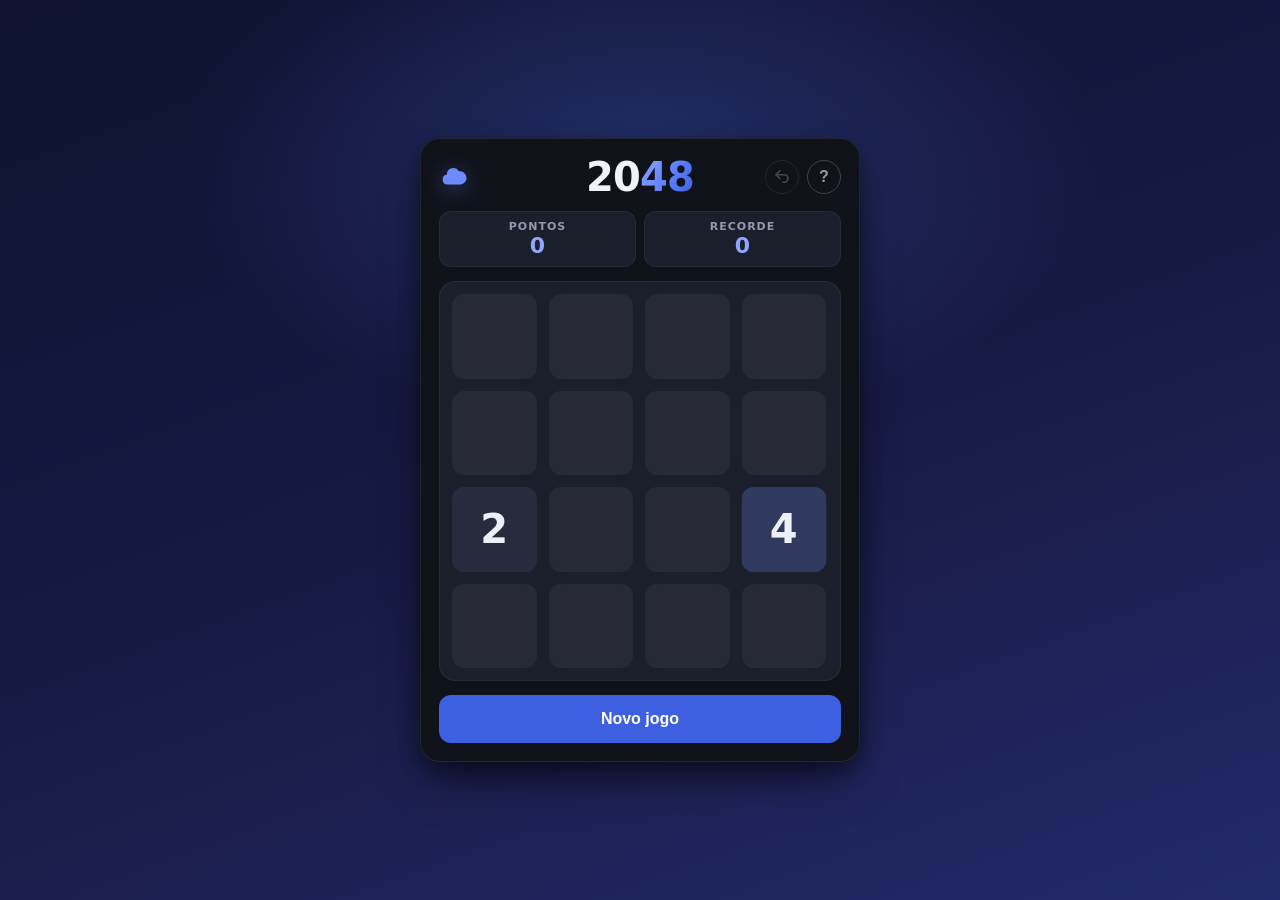
<file: public/2048/index.html>
<!DOCTYPE html>
<html lang="pt-BR">
<head>
<meta charset="UTF-8">
<meta name="viewport" content="width=device-width, initial-scale=1.0, maximum-scale=1.0, user-scalable=no">
<title>2048</title>
<style>
  /* ======== Sistema visual da marca Nimbo (extraído de Ordem Secreta) ======== */
  :root {
    /* Casa e espaçamento DERIVADOS da largura real interna do card, pra a grade
       de colunas fixas nunca estourar a borda. 74px = padding do body (16*2) +
       padding do card (18*2) + bordas 1px do card e do board (4) + 2px de folga
       de segurança contra arredondamento. Cap 398 = 440 - 42 (mesmos descontos). */
    --gap: clamp(6px, 2vw, 12px);       /* espaçamento entre casas */
    --cell: calc((min(100vw - 74px, 398px) - var(--gap) * 5) / 4);  /* tamanho de cada casa */
    --radius: 12px;                     /* raio da marca */

    /* Paleta noturna azul-nuvem (idêntica a Ordem Secreta) */
    --color-bg: #10121a;       /* fundo do card */
    --color-surface: #1b1e2b;  /* superfícies internas (score, board) */
    --color-text: #f2f3f7;
    --color-muted: #9598ac;
    --color-primary: #3d5fe0;  /* acento da marca (AA sobre branco: 5,37:1) */

    --slide: 120ms;
  }

  * { box-sizing: border-box; margin: 0; padding: 0; -webkit-tap-highlight-color: transparent; }

  body {
    font-family: system-ui, -apple-system, 'Segoe UI', Roboto, sans-serif;
    color: var(--color-text);
    color-scheme: dark;
    min-height: 100vh;
    display: flex;
    align-items: center;
    justify-content: center;
    padding: 16px;
    touch-action: none; /* evita scroll ao arrastar no tabuleiro */
    /* Fundo lúdico da marca: noturno azul-nuvem (D19), sóbrio. */
    background:
      radial-gradient(ellipse 60% 50% at 50% 18%, rgba(91, 127, 255, 0.22), transparent 60%),
      linear-gradient(160deg, #0e1230 0%, #171b45 55%, #232a6b 100%);
    background-attachment: fixed;
  }

  /* Card fechado com cantos suaves, borda discreta e sombra leve — "cartucho" da marca. */
  .app {
    width: 100%;
    max-width: 440px;
    background: var(--color-bg);
    border-radius: 20px;
    border: 1px solid rgba(255, 255, 255, 0.08);
    box-shadow:
      0 24px 48px -12px rgba(0, 0, 0, 0.55),
      0 8px 20px rgba(0, 0, 0, 0.35);
    padding: 18px;
  }

  /* ======== Cabeçalho ======== */
  header {
    display: grid;
    grid-template-columns: 1fr auto 1fr; /* nuvem | título centralizado | ajuda */
    align-items: center;
    gap: 12px;
    margin-bottom: 14px;
  }
  header .brand__cloud { justify-self: start; }
  header h1 { justify-self: center; }
  header .header-actions { justify-self: end; display: flex; align-items: center; gap: 8px; }

  /* Marca: nuvem Nimbo + wordmark "2048" (acento na 2ª metade, à la "Ordem Secreta"). */
  .brand { display: flex; align-items: center; gap: 8px; }
  .brand__cloud {
    display: block;
    width: 30px;
    height: 30px;
    color: #6d8bff; /* nuvem no azul-nuvem da marca */
    flex-shrink: 0;
    border-radius: 8px;
    filter: drop-shadow(0 4px 10px rgba(109, 139, 255, 0.35));
    transition: transform 120ms ease, color 120ms ease;
  }
  .brand__cloud:hover { color: #8fa6ff; transform: translateY(-2px) scale(1.06); }
  .brand__cloud:active { transform: scale(0.96); }
  .brand__cloud:focus-visible { outline: 3px solid var(--color-primary); outline-offset: 3px; }
  .brand__cloud svg { width: 100%; height: 100%; display: block; }
  h1 {
    font-size: clamp(30px, 9vw, 40px);
    font-weight: 800;
    letter-spacing: -0.02em;
    line-height: 1;
    display: flex;
  }
  .wordmark__word--2 {
    background: linear-gradient(120deg, #8fa6ff 0%, #5b7fff 55%, #3d5fe0 100%);
    -webkit-background-clip: text;
    background-clip: text;
    color: transparent;
  }

  /* Botão redondo de ajuda "?" e de "voltar 1 movimento" — mesmo estilo dos botões de topo do Ordem Secreta. */
  .help-btn, #undo-btn {
    border: 1.5px solid rgba(255, 255, 255, 0.2);
    background: transparent;
    color: var(--color-muted);
    border-radius: 999px;
    width: 34px;
    height: 34px;
    font-size: 1rem;
    font-weight: 700;
    line-height: 1;
    cursor: pointer;
    flex-shrink: 0;
    display: inline-flex;
    align-items: center;
    justify-content: center;
    transition: border-color 120ms ease, color 120ms ease;
  }
  #undo-btn svg { width: 18px; height: 18px; }
  .help-btn:hover, .help-btn:focus-visible,
  #undo-btn:hover:not([disabled]), #undo-btn:focus-visible:not([disabled]) {
    border-color: var(--color-primary);
    color: var(--color-text);
    outline: none;
  }
  .help-btn[disabled], #undo-btn[disabled] {
    opacity: 0.4;
    cursor: not-allowed;
  }

  /* ======== Placares ======== */
  .scores { display: flex; gap: 8px; margin-bottom: 14px; }
  .score-box {
    position: relative;
    flex: 1;
    background: var(--color-surface);
    border: 1px solid rgba(255, 255, 255, 0.06);
    color: var(--color-text);
    border-radius: var(--radius);
    padding: 8px 14px;
    text-align: center;
  }
  .score-box .label {
    display: block;
    font-size: 11px;
    text-transform: uppercase;
    letter-spacing: 1px;
    color: var(--color-muted);
    font-weight: 700;
  }
  .score-box .value { display: block; font-size: 22px; font-weight: 800; color: #8fa6ff; }

  /* +pontos que sobem ao fundir */
  .score-pop {
    position: absolute;
    left: 0; right: 0; top: 6px;
    color: #8fa6ff;
    font-weight: 800;
    font-size: 18px;
    animation: pop-up 600ms ease-in forwards;
    pointer-events: none;
  }
  @keyframes pop-up {
    0%   { opacity: 1; transform: translateY(0); }
    100% { opacity: 0; transform: translateY(-26px); }
  }

  /* Botão primário grande (idêntico ao "Confirmar ordem" da marca). */
  button.btn {
    background: var(--color-primary);
    color: #fff;
    border: none;
    border-radius: var(--radius);
    padding: 14px 20px;
    min-height: 48px;
    font-size: 1rem;
    font-weight: 700;
    cursor: pointer;
    transition: transform 90ms ease, filter 120ms ease;
    white-space: nowrap;
  }
  button.btn:hover { filter: brightness(1.08); }
  button.btn:active { transform: scale(0.98); }
  button.btn:focus-visible { outline: 3px solid var(--color-primary); outline-offset: 2px; }

  /* Barra de ação primária: "Novo jogo" cheio, abaixo do tabuleiro. */
  .action-bar { margin-top: 14px; }
  .action-bar .btn { width: 100%; }

  /* Botão secundário (ex.: "Continuar" no overlay) — contorno, estilo da marca. */
  button.btn--ghost {
    background: transparent;
    color: var(--color-text);
    border: 1.5px solid rgba(255, 255, 255, 0.2);
  }
  button.btn--ghost:hover { filter: none; border-color: var(--color-primary); }

  /* ======== Tabuleiro ======== */
  .board {
    position: relative;
    background: var(--color-surface);
    border: 1px solid rgba(255, 255, 255, 0.06);
    border-radius: 16px;
    padding: var(--gap);
    touch-action: none;
  }
  .grid-bg {
    display: grid;
    grid-template-columns: repeat(4, var(--cell));
    grid-template-rows: repeat(4, var(--cell));
    gap: var(--gap);
  }
  .cell { background: rgba(255, 255, 255, 0.05); border-radius: var(--radius); }

  /* camada das peças, alinhada por cima do fundo */
  .tiles {
    position: absolute;
    top: var(--gap);
    left: var(--gap);
  }
  .tile {
    position: absolute;
    top: 0; left: 0;
    width: var(--cell);
    height: var(--cell);
    display: flex;
    align-items: center;
    justify-content: center;
    border-radius: var(--radius);
    font-weight: 800;
    font-size: clamp(24px, 8vw, 40px);
    background: #262b3d;
    color: var(--color-text);
    transform: translate(
      calc(var(--c) * (var(--cell) + var(--gap))),
      calc(var(--r) * (var(--cell) + var(--gap)))
    );
    transition: transform var(--slide) ease;
    will-change: transform;
  }

  /* Rampa de cores coerente com o tema escuro (neutro-escuro -> acento azul/violeta).
     Regra de contraste: peças ESCURAS levam texto claro; peças CLARAS levam texto
     navy (#0b1226). Todas >= WCAG AA (4,5:1). */
  .tile-2    { background: #262b3d; color: #eef0f7; }
  .tile-4    { background: #303a5e; color: #eef0f7; }
  .tile-8    { background: #3a4a86; color: #eef0f7; }
  .tile-16   { background: #3d5fe0; color: #ffffff; }             /* acento da marca (5,37:1) */
  .tile-32   { background: #6d8bff; color: #0b1226; }             /* azul-nuvem, texto navy */
  .tile-64   { background: #8f9dff; color: #0b1226; }
  .tile-128  { background: #a08cff; color: #0b1226; }             /* vira indigo */
  .tile-256  { background: #b98cf5; color: #0b1226; }             /* violeta */
  .tile-512  { background: #cf9bf0; color: #0b1226; }
  .tile-1024 { background: #e0a6ec; color: #0b1226; box-shadow: 0 0 18px rgba(224, 166, 236, 0.5); }
  .tile-2048 {                                                     /* troféu: gradiente + glow */
    background: linear-gradient(120deg, #8fa6ff 0%, #5b7fff 55%, #3d5fe0 100%);
    color: #ffffff;
    text-shadow: 0 1px 3px rgba(0, 0, 0, 0.55);
    box-shadow: 0 0 28px rgba(91, 127, 255, 0.75);
  }
  .tile-super{ background: #232a6b; color: #eef0f7; box-shadow: 0 0 20px rgba(35, 42, 107, 0.8); }

  /* Fontes menores para números longos */
  .tile-128, .tile-256, .tile-512   { font-size: clamp(20px, 6.5vw, 32px); }
  .tile-1024, .tile-2048            { font-size: clamp(16px, 5.5vw, 27px); }
  .tile-super                       { font-size: clamp(14px, 5vw, 23px); }

  /* Animação de surgimento */
  .tile-new { animation: spawn 160ms ease; }
  @keyframes spawn {
    0%   { transform: translate(calc(var(--c) * (var(--cell) + var(--gap))), calc(var(--r) * (var(--cell) + var(--gap)))) scale(0); }
    100% { transform: translate(calc(var(--c) * (var(--cell) + var(--gap))), calc(var(--r) * (var(--cell) + var(--gap)))) scale(1); }
  }
  /* Animação de fusão (pulso) */
  .tile-merged { animation: merge 160ms ease; z-index: 2; }
  @keyframes merge {
    0%   { transform: translate(calc(var(--c) * (var(--cell) + var(--gap))), calc(var(--r) * (var(--cell) + var(--gap)))) scale(1); }
    50%  { transform: translate(calc(var(--c) * (var(--cell) + var(--gap))), calc(var(--r) * (var(--cell) + var(--gap)))) scale(1.18); }
    100% { transform: translate(calc(var(--c) * (var(--cell) + var(--gap))), calc(var(--r) * (var(--cell) + var(--gap)))) scale(1); }
  }

  /* ======== Overlay de vitória / fim ======== */
  .overlay {
    position: absolute;
    inset: 0;
    display: none;
    flex-direction: column;
    align-items: center;
    justify-content: center;
    gap: 16px;
    border-radius: 16px;
    background: rgba(16, 18, 26, 0.82);
    backdrop-filter: blur(3px);
    animation: fade 400ms ease;
    z-index: 5;
  }
  .overlay.show { display: flex; }
  .overlay h2 { font-size: clamp(28px, 8vw, 46px); font-weight: 800; letter-spacing: -0.02em; color: var(--color-text); }
  .overlay.win h2 {
    background: linear-gradient(120deg, #8fa6ff 0%, #5b7fff 55%, #3d5fe0 100%);
    -webkit-background-clip: text;
    background-clip: text;
    color: transparent;
  }
  .overlay .actions { display: flex; gap: 10px; flex-wrap: wrap; justify-content: center; }
  @keyframes fade { from { opacity: 0; } to { opacity: 1; } }

  /* ======== Modal de ajuda "Como jogar" (espelha o overlay do Ordem Secreta) ======== */
  /* Cobre a viewport inteira; fica escondido até .show. Fixed p/ centralizar na tela toda. */
  .help-modal {
    position: fixed;
    inset: 0;
    display: none;
    align-items: center;
    justify-content: center;
    padding: 24px 16px;
    background: rgba(6, 7, 12, 0.72);
    backdrop-filter: blur(3px);
    z-index: 20;
    animation: fade 240ms ease;
  }
  .help-modal.show { display: flex; }

  .help-card {
    position: relative;
    width: 100%;
    max-width: 420px;
    background: var(--color-bg);
    border: 1px solid rgba(255, 255, 255, 0.08);
    border-radius: 20px;
    box-shadow:
      0 24px 48px -12px rgba(0, 0, 0, 0.55),
      0 8px 20px rgba(0, 0, 0, 0.35);
    padding: 28px 24px 24px;
  }
  .help-card h2 {
    font-size: clamp(22px, 6vw, 28px);
    font-weight: 800;
    letter-spacing: -0.02em;
    margin-bottom: 14px;
    padding-right: 34px; /* espaço para o "x" no canto */
  }
  .help-card p { font-size: 14.5px; line-height: 1.5; color: var(--color-muted); margin-bottom: 14px; }
  .help-card ul { list-style: none; display: flex; flex-direction: column; gap: 10px; margin-bottom: 22px; }
  .help-card li { font-size: 14.5px; line-height: 1.45; color: var(--color-muted); padding-left: 18px; position: relative; }
  .help-card li::before {
    content: "";
    position: absolute;
    left: 0; top: 0.6em;
    width: 6px; height: 6px;
    border-radius: 50%;
    background: var(--color-primary);
  }
  .help-card li b { color: var(--color-text); font-weight: 700; }
  .help-card .help-actions .btn { width: 100%; }

  /* "x" de fechar no canto — mesmo estilo redondo do botão de ajuda. */
  .help-close {
    position: absolute;
    top: 14px; right: 14px;
    border: 1.5px solid rgba(255, 255, 255, 0.2);
    background: transparent;
    color: var(--color-muted);
    border-radius: 999px;
    width: 32px; height: 32px;
    font-size: 1.05rem;
    line-height: 1;
    cursor: pointer;
    display: inline-flex;
    align-items: center;
    justify-content: center;
    transition: border-color 120ms ease, color 120ms ease;
  }
  .help-close:hover, .help-close:focus-visible {
    border-color: var(--color-primary);
    color: var(--color-text);
    outline: none;
  }

  footer { margin-top: 16px; font-size: 12px; color: var(--color-muted); text-align: center; }
  footer a { color: #8fa6ff; }

  /* Acessibilidade: corta animações/transições para quem pede menos movimento */
  @media (prefers-reduced-motion: reduce) {
    * { animation-duration: 0.001ms !important; animation-iteration-count: 1 !important; transition-duration: 0.001ms !important; }
  }
</style>
</head>
<body>
  <div class="app">
    <header>
      <a class="brand__cloud" href="/" aria-label="Voltar para a Nimbo — nimbo.games">
        <svg viewBox="0 0 24 24" fill="none" focusable="false">
          <path d="M7 18a4 4 0 0 1-.6-7.96 5 5 0 0 1 9.44-2.55A4.5 4.5 0 0 1 17.5 18H7z" fill="currentColor"/>
        </svg>
      </a>
      <h1 aria-label="2048"><span class="wordmark__word--1">20</span><span class="wordmark__word--2">48</span></h1>
      <div class="header-actions">
        <button type="button" id="undo-btn" aria-label="Voltar um movimento" title="Voltar um movimento" disabled>
          <svg viewBox="0 0 24 24" fill="none" stroke="currentColor" stroke-width="2.2" stroke-linecap="round" stroke-linejoin="round" aria-hidden="true"><path d="M9 14 4 9l5-5"/><path d="M4 9h11a5 5 0 0 1 0 10h-2"/></svg>
        </button>
        <button type="button" class="help-btn" id="help-open" aria-label="Como jogar"
          aria-haspopup="dialog" title="Como jogar">?</button>
      </div>
    </header>

    <div class="scores">
      <div class="score-box">
        <span class="label">Pontos</span>
        <span class="value" id="score">0</span>
      </div>
      <div class="score-box">
        <span class="label">Recorde</span>
        <span class="value" id="best">0</span>
      </div>
    </div>

    <div class="board" id="board">
      <div class="grid-bg" id="grid-bg"></div>
      <div class="tiles" id="tiles"></div>
      <div class="overlay" id="overlay">
        <h2 id="overlay-title">Fim de jogo!</h2>
        <div class="actions">
          <button class="btn btn--ghost" id="overlay-continue" style="display:none">Continuar</button>
          <button class="btn" id="overlay-restart">Jogar de novo</button>
        </div>
      </div>
    </div>

    <div class="action-bar">
      <button class="btn" id="new-game">Novo jogo</button>
    </div>
  </div>

  <!-- Modal de ajuda: irmão do .app (cobre a viewport inteira), fora do fluxo do card. -->
  <div class="help-modal" id="help-modal" role="dialog" aria-modal="true" aria-labelledby="help-title" hidden>
    <div class="help-card">
      <button type="button" class="help-close" id="help-close" aria-label="Fechar ajuda">&times;</button>
      <h2 id="help-title">Como jogar</h2>
      <p>Junte peças de valor igual até chegar em <b>2048</b>.</p>
      <ul>
        <li>No teclado, use as <b>setas</b> ou <b>WASD</b> para deslizar as peças.</li>
        <li>No celular, <b>arraste</b> (deslize) na direção desejada.</li>
        <li>Duas peças iguais que se encontram <b>se fundem</b> e somam.</li>
        <li>Errou a jogada? Use o botão <b>voltar</b> (ao lado do "?") ou a tecla <b>Backspace</b> para <b>desfazer o último movimento</b>.</li>
      </ul>
      <div class="help-actions">
        <button type="button" class="btn" id="help-ok">Entendi</button>
      </div>
    </div>
  </div>

<!-- Analytics PostHog (best-effort; carrega ANTES do jogo p/ window.g2048Track existir). -->
<script src="analytics.js"></script>
<script>
"use strict";

// dispara um evento de analytics (best-effort; nunca pode travar o jogo — ver analytics.js)
function evt(nome, props) {
  try { if (typeof window.g2048Track === "function") window.g2048Track(nome, props); }
  catch (e) { /* best-effort: nunca trava o jogo */ }
}

const SIZE = 4;
const tilesEl   = document.getElementById("tiles");
const gridBgEl  = document.getElementById("grid-bg");
const scoreEl   = document.getElementById("score");
const bestEl    = document.getElementById("best");
const overlayEl = document.getElementById("overlay");
const overlayTitleEl = document.getElementById("overlay-title");
const overlayContinueEl = document.getElementById("overlay-continue");

let grid;          // matriz SIZE x SIZE, cada casa: objeto-peça ou null
let score, best;   // pontuação atual e recorde
let won;           // já alcançou 2048?
let keepPlaying;   // continuou após vencer?
let nextId;        // id incremental das peças
let busy = false;  // trava entrada durante a animação
let moveTimer = null; // timer da animação de move (p/ cancelar em Novo jogo)
let firstMoveSent = false; // g2048_first_move: dispara só uma vez por carregamento de página
let milestonesReached;     // Set: marcos de peça (128+) já reportados NESTA partida
let undoState = null;      // snapshot lógico do estado ANTES do último movimento efetivo (one-shot)
let winReported;           // flag monotônica p/ evt("g2048_win") não duplicar quando um undo "desfaz" a vitória e o jogador refaz o mesmo movimento
const undoBtnEl = document.getElementById("undo-btn");

// marcos de peça alta que reportamos ao analytics (uma vez por valor por jogo)
const TILE_MILESTONES = [128, 256, 512, 1024, 2048];

// ---- Persistência do recorde (à prova de storage bloqueado) ----
function loadBest() {
  try { return Number(localStorage.getItem("best2048") || 0); }
  catch (e) { return 0; }
}
function saveBest(v) {
  try { localStorage.setItem("best2048", v); } catch (e) { /* storage indisponível: ignora */ }
}

// ---- Inicialização ----
function init() {
  best = loadBest();
  bestEl.textContent = best;

  // desenha o fundo com 16 casas
  for (let i = 0; i < SIZE * SIZE; i++) {
    const c = document.createElement("div");
    c.className = "cell";
    gridBgEl.appendChild(c);
  }
  newGame();
}

function newGame() {
  clearTimeout(moveTimer); busy = false;
  grid = Array.from({ length: SIZE }, () => Array(SIZE).fill(null));
  tilesEl.innerHTML = "";
  score = 0;
  won = false;
  keepPlaying = false;
  nextId = 1;
  milestonesReached = new Set();
  winReported = false;
  undoState = null;
  updateUndoButton();
  scoreEl.textContent = 0;
  hideOverlay();
  addRandomTile();
  addRandomTile();
  evt("g2048_game_start", {});
}

// ---- Undo (1 passo, one-shot) ----
// Snapshot é só do estado LÓGICO (grid[r][c].value), nunca dos objetos-peça (eles
// carregam referência de DOM em .el e não fazem sentido "congelados").
function snapshot() {
  const cells = Array.from({ length: SIZE }, (_, r) =>
    Array.from({ length: SIZE }, (_, c) => (grid[r][c] ? grid[r][c].value : null))
  );
  return { cells, score, won, keepPlaying };
}

function updateUndoButton() {
  undoBtnEl.disabled = undoState === null;
}

function undo() {
  if (busy) return;
  if (undoState === null) return;

  clearTimeout(moveTimer);

  tilesEl.innerHTML = "";
  grid = Array.from({ length: SIZE }, () => Array(SIZE).fill(null));
  for (let r = 0; r < SIZE; r++) {
    for (let c = 0; c < SIZE; c++) {
      const v = undoState.cells[r][c];
      if (v !== null) grid[r][c] = createTile(r, c, v, false);
    }
  }

  score = undoState.score;
  won = undoState.won;
  keepPlaying = undoState.keepPlaying;
  updateScore();
  hideOverlay();

  undoState = null;
  updateUndoButton();
  evt("g2048_undo", {});
  busy = false;
}

// ---- Peças ----
function createTile(r, c, value, isNew) {
  const el = document.createElement("div");
  el.className = "tile " + valueClass(value) + (isNew ? " tile-new" : "");
  el.textContent = value;
  el.style.setProperty("--r", r);
  el.style.setProperty("--c", c);
  tilesEl.appendChild(el);
  return { id: nextId++, value, row: r, col: c, el, merged: false };
}

function valueClass(v) { return "tile-" + (v > 2048 ? "super" : v); }

function positionTile(t) {
  t.el.style.setProperty("--r", t.row);
  t.el.style.setProperty("--c", t.col);
}

function setValue(t, v) {
  t.value = v;
  t.el.textContent = v;
  t.el.className = "tile " + valueClass(v);
}

function addRandomTile() {
  const empty = [];
  for (let r = 0; r < SIZE; r++)
    for (let c = 0; c < SIZE; c++)
      if (!grid[r][c]) empty.push({ r, c });
  if (!empty.length) return;
  const { r, c } = empty[Math.floor(Math.random() * empty.length)];
  grid[r][c] = createTile(r, c, Math.random() < 0.9 ? 2 : 4, true);
}

// ---- Movimento ----
const VECTORS = {
  ArrowUp:    { r: -1, c: 0 },
  ArrowDown:  { r: 1,  c: 0 },
  ArrowLeft:  { r: 0,  c: -1 },
  ArrowRight: { r: 0,  c: 1 },
};

function traversals(v) {
  const rs = [0, 1, 2, 3];
  const cs = [0, 1, 2, 3];
  if (v.r > 0) rs.reverse(); // processa de baixo p/ cima quando desce
  if (v.c > 0) cs.reverse(); // processa da direita p/ esquerda quando vai p/ direita
  return { rs, cs };
}

const inBounds = (r, c) => r >= 0 && r < SIZE && c >= 0 && c < SIZE;

function findFarthest(r, c, v) {
  let pr, pc;
  do { pr = r; pc = c; r += v.r; c += v.c; }
  while (inBounds(r, c) && !grid[r][c]);
  return { far: { r: pr, c: pc }, next: inBounds(r, c) ? { r, c } : null };
}

function move(v) {
  if (busy) return;
  if (won && !keepPlaying) return; // overlay de vitória aberto: bloqueia até Continuar/Jogar de novo

  // snapshot tentativo do estado ANTES de mexer no grid; só vira o undoState se o
  // movimento for efetivo (moved === true) — ver commit logo abaixo.
  const snapBefore = snapshot();

  const { rs, cs } = traversals(v);
  let moved = false;
  const toRemove = [];

  // limpa a flag de fusão de todas as peças
  for (let r = 0; r < SIZE; r++)
    for (let c = 0; c < SIZE; c++)
      if (grid[r][c]) grid[r][c].merged = false;

  rs.forEach(r => cs.forEach(c => {
    const tile = grid[r][c];
    if (!tile) return;

    const { far, next } = findFarthest(r, c, v);
    const nextTile = next ? grid[next.r][next.c] : null;

    if (nextTile && nextTile.value === tile.value && !nextTile.merged) {
      // FUSÃO: peça atual desliza até a de destino e sai; destino dobra de valor
      grid[r][c] = null;
      tile.row = next.r; tile.col = next.c;
      positionTile(tile);
      toRemove.push(tile);

      nextTile.merged = true;
      setValue(nextTile, nextTile.value * 2);
      nextTile.el.classList.add("tile-merged");
      cleanupAnim(nextTile.el, "tile-merged");

      score += nextTile.value;
      showScorePop(nextTile.value);
      // marco de peça alta: uma vez por valor por partida (não a cada fusão)
      if (TILE_MILESTONES.indexOf(nextTile.value) !== -1 && !milestonesReached.has(nextTile.value)) {
        milestonesReached.add(nextTile.value);
        evt("g2048_tile_reached", { value: nextTile.value });
      }
      if (nextTile.value === 2048 && !won) { won = true; }
      if (nextTile.value === 2048 && !winReported) { winReported = true; evt("g2048_win", { score: score }); }
      moved = true;
    } else if (far.r !== r || far.c !== c) {
      // MOVIMENTO simples até a casa mais distante possível
      grid[r][c] = null;
      grid[far.r][far.c] = tile;
      tile.row = far.r; tile.col = far.c;
      positionTile(tile);
      moved = true;
    }
  }));

  if (!moved) return;

  // movimento efetivo: comita o snapshot capturado no início (permite 1 undo) e
  // habilita o botão de voltar.
  undoState = snapBefore;
  updateUndoButton();

  // primeiro movimento efetivo da sessão (sinal de engajamento): só uma vez por página
  if (!firstMoveSent) { firstMoveSent = true; evt("g2048_first_move", {}); }

  busy = true;
  updateScore();

  moveTimer = setTimeout(() => {
    toRemove.forEach(t => t.el.remove());
    addRandomTile();
    updateScore();
    if (won && !keepPlaying) showWin();
    else if (!movesAvailable()) showGameOver();
    busy = false;
  }, 130);
}

function movesAvailable() {
  for (let r = 0; r < SIZE; r++) {
    for (let c = 0; c < SIZE; c++) {
      const t = grid[r][c];
      if (!t) return true; // há casa vazia
      for (const k in VECTORS) {
        const v = VECTORS[k];
        const nr = r + v.r, nc = c + v.c;
        if (inBounds(nr, nc) && grid[nr][nc] && grid[nr][nc].value === t.value) return true;
      }
    }
  }
  return false;
}

// ---- Pontuação ----
function updateScore() {
  scoreEl.textContent = score;
  if (score > best) {
    best = score;
    bestEl.textContent = best;
    saveBest(best);
  }
}

function showScorePop(n) {
  const pop = document.createElement("span");
  pop.className = "score-pop";
  pop.textContent = "+" + n;
  scoreEl.parentElement.appendChild(pop);
  setTimeout(() => pop.remove(), 600);
}

// ---- Overlay ----
function showWin() {
  overlayEl.classList.add("show", "win");
  overlayEl.classList.remove("over");
  overlayTitleEl.textContent = "Você venceu! 🎉";
  overlayContinueEl.style.display = "inline-block";
}
function showGameOver() {
  overlayEl.classList.add("show", "over");
  overlayEl.classList.remove("win");
  overlayTitleEl.textContent = "Fim de jogo!";
  overlayContinueEl.style.display = "none";
  evt("g2048_game_over", { score: score, best: best });
}
function hideOverlay() {
  overlayEl.classList.remove("show", "win", "over");
}

// remove a classe de animação quando ela termina (permite repetir)
function cleanupAnim(el, cls) {
  setTimeout(() => el.classList.remove(cls), 200);
}

// ---- Entradas: teclado ----
window.addEventListener("keydown", (e) => {
  if (helpOpen) return; // modal de ajuda aberto: não move o tabuleiro por trás
  // Backspace (tecla "apagar") desfaz o último movimento — mesma ação do botão de voltar.
  // preventDefault evita a navegação "voltar" do navegador; undo() é no-op se não há o que desfazer.
  if (e.key === "Backspace") { e.preventDefault(); undo(); return; }
  let key = e.key;
  const wasd = { w: "ArrowUp", s: "ArrowDown", a: "ArrowLeft", d: "ArrowRight" };
  if (wasd[key.toLowerCase()]) key = wasd[key.toLowerCase()];
  if (VECTORS[key]) {
    e.preventDefault();
    move(VECTORS[key]);
  }
});

// ---- Entradas: toque (swipe) ----
const boardEl = document.getElementById("board");
let tsx = 0, tsy = 0;
boardEl.addEventListener("touchstart", (e) => {
  const t = e.touches[0];
  tsx = t.clientX; tsy = t.clientY;
}, { passive: true });
boardEl.addEventListener("touchmove", (e) => e.preventDefault(), { passive: false });
boardEl.addEventListener("touchend", (e) => {
  const t = e.changedTouches[0];
  const dx = t.clientX - tsx, dy = t.clientY - tsy;
  if (Math.max(Math.abs(dx), Math.abs(dy)) < 24) return; // toque muito curto
  if (Math.abs(dx) > Math.abs(dy)) move(VECTORS[dx > 0 ? "ArrowRight" : "ArrowLeft"]);
  else move(VECTORS[dy > 0 ? "ArrowDown" : "ArrowUp"]);
});

// ---- Botões ----
document.getElementById("new-game").addEventListener("click", newGame);
document.getElementById("overlay-restart").addEventListener("click", newGame);
overlayContinueEl.addEventListener("click", () => { keepPlaying = true; hideOverlay(); });
document.getElementById("undo-btn").addEventListener("click", undo);

// ---- Modal de ajuda "Como jogar" (independente da mecânica do jogo) ----
// Espelha o comportamento do overlay do Ordem Secreta: abre pelo "?", fecha por botão,
// clique fora (backdrop) e Esc; foco entra no modal ao abrir e volta pro "?" ao fechar.
// `helpOpen` é lido no listener de teclado do jogo (guard) p/ que setas/WASD não movam
// o tabuleiro por trás enquanto o modal está aberto.
let helpOpen = false;
const helpBtnEl    = document.getElementById("help-open");
const helpModalEl  = document.getElementById("help-modal");
const helpCloseEl  = document.getElementById("help-close");
const helpOkEl     = document.getElementById("help-ok");
let helpPrevFocus  = null;

function openHelp() {
  if (helpOpen) return;
  helpPrevFocus = document.activeElement;
  helpModalEl.hidden = false;
  helpModalEl.classList.add("show");
  helpOpen = true;
  evt("g2048_help_open", {});
  // foco vai para o card (via botão de fechar) — leitor de tela anuncia o dialog
  helpCloseEl.focus();
}

function closeHelp() {
  if (!helpOpen) return;
  helpModalEl.classList.remove("show");
  helpModalEl.hidden = true;
  helpOpen = false;
  // devolve o foco a quem tinha antes (o "?")
  (helpPrevFocus && helpPrevFocus.focus ? helpPrevFocus : helpBtnEl).focus();
  helpPrevFocus = null;
}

helpBtnEl.addEventListener("click", openHelp);
helpCloseEl.addEventListener("click", closeHelp);
helpOkEl.addEventListener("click", closeHelp);
// clique fora do card (no backdrop) fecha
helpModalEl.addEventListener("click", (e) => { if (e.target === helpModalEl) closeHelp(); });
// Esc fecha e trap de foco simples (Tab não escapa do modal). Capture p/ tratar Esc
// antes de qualquer outro handler; só age quando o modal está aberto.
document.addEventListener("keydown", (e) => {
  if (!helpOpen) return;
  if (e.key === "Escape") { e.preventDefault(); closeHelp(); return; }
  if (e.key === "Tab") {
    const focusable = helpModalEl.querySelectorAll("button");
    if (!focusable.length) return;
    const first = focusable[0];
    const last = focusable[focusable.length - 1];
    if (e.shiftKey && document.activeElement === first) { e.preventDefault(); last.focus(); }
    else if (!e.shiftKey && document.activeElement === last) { e.preventDefault(); first.focus(); }
  }
}, true);

init();
</script>
</body>
</html>
</file>
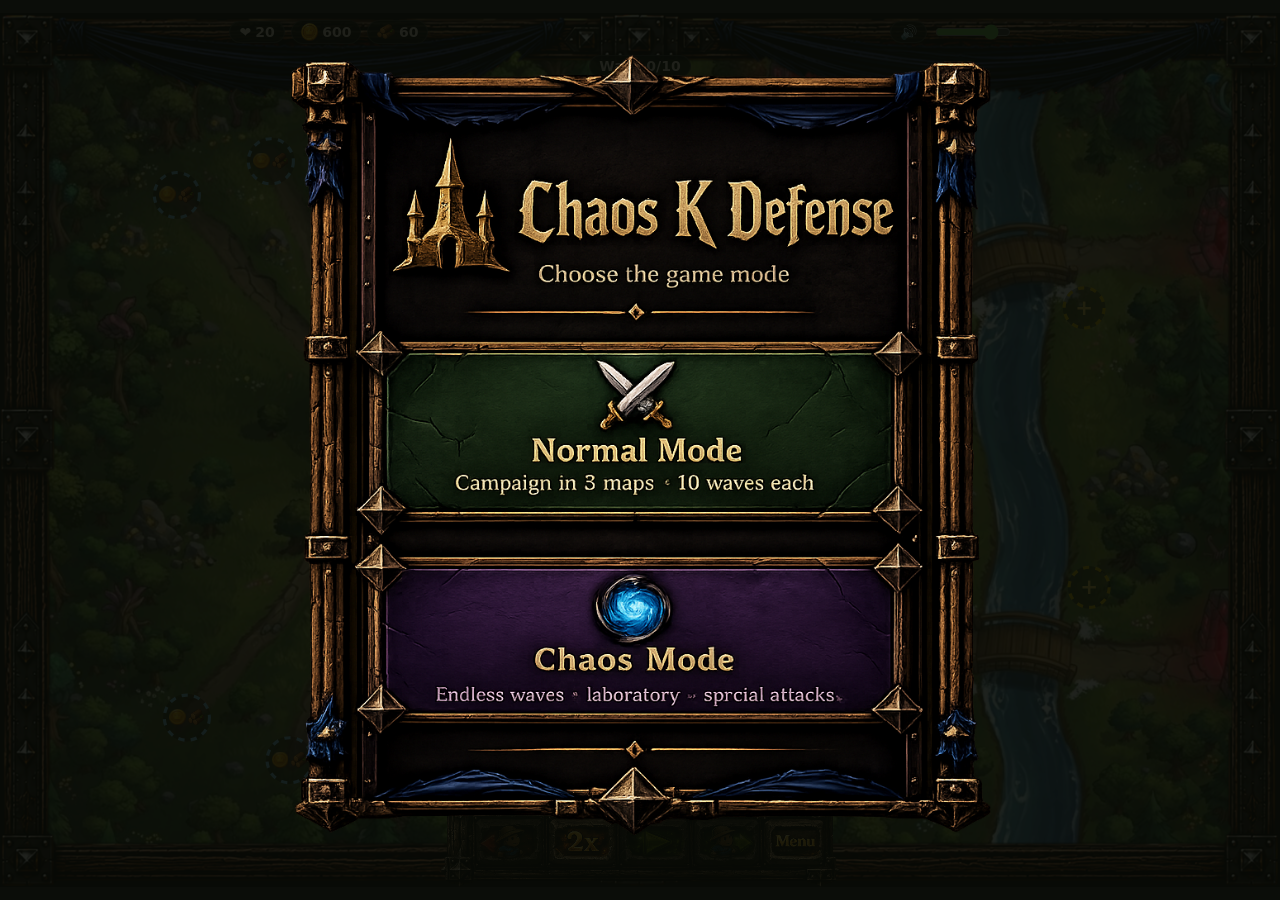
<file: public/kingdom-defense/index.html>
<!DOCTYPE html>
<html lang="pt-BR">
<head>
  <meta charset="utf-8">
  <meta name="viewport" content="width=device-width, initial-scale=1, maximum-scale=1, user-scalable=no, viewport-fit=cover">
  <meta name="theme-color" content="#0b0d09">
  <title>Kingdom Defense</title>
  <link rel="stylesheet" href="./css/style.css">
</head>
<body>
  <div id="jogo">
    <!-- arena = exatamente a área do mapa; todo o HUD vive DENTRO dela -->
    <div id="arena">
      <canvas id="tela"></canvas>
      <img id="moldura-jogo" src="./assets/ui/moldura_jogo.png" alt="" draggable="false">

      <div id="hud-top">
        <div class="hud-lado">
          <div class="chip">❤️ <span id="hudVidas">20</span></div>
          <div class="chip"><img src="./assets/icone_ouro.png" class="icone-hud" alt="Gold"> <span id="hudOuro">0</span></div>
          <div class="chip"><img src="./assets/icone_madeira.png" class="icone-hud" alt="Wood"> <span id="hudMadeira">0</span></div>
        </div>
        <div class="hud-lado">
          <button id="btnMudo" class="chip" type="button" aria-label="Toggle sound">🔊</button>
          <input id="sliderVolume" type="range" min="0" max="100" step="5" aria-label="Volume">
        </div>
      </div>

      <!-- info da onda: centralizada logo abaixo da moldura superior -->
      <div id="hud-onda">
        <div class="chip" id="chip-onda">Wave <span id="hudOnda">0/10</span></div>
        <div id="barra-onda-fundo"><div id="barraOnda"></div></div>
      </div>

      <!-- barra inferior: arte cortada + hotspots clicáveis por cima (5 no normal, 3 no caos) -->
      <div id="barraInferior" class="menu-img">
        <img class="menu-fundo" src="./assets/ui/barra_normal.png" alt="" draggable="false">
        <button id="btnRecuar" class="menu-hot pos-1" type="button" aria-label="Retreat workers"></button>
        <button id="btnVel" class="menu-hot pos-2" type="button" aria-label="Game speed"></button>
        <button id="btnOnda" class="menu-hot pos-3" type="button" aria-label="Start wave"></button>
        <button id="btnRetomar" class="menu-hot pos-4" type="button" aria-label="Resume gathering"></button>
        <button id="btnMenuJogo" class="menu-hot pos-5" type="button" aria-label="Menu"></button>
        <span id="lblOnda"></span>
      </div>

      <div id="painelMenu" class="oculto"></div>
      <div id="toast" class="toast oculto"></div>
      <div id="overlay" class="oculto"></div>
    </div>

    <div id="menuContexto" class="oculto"></div>
    <div id="dica-girar">🔄 Rotate your phone for a better view</div>
  </div>

  <script type="module" src="./js/main.js"></script>
</body>
</html>
</file>
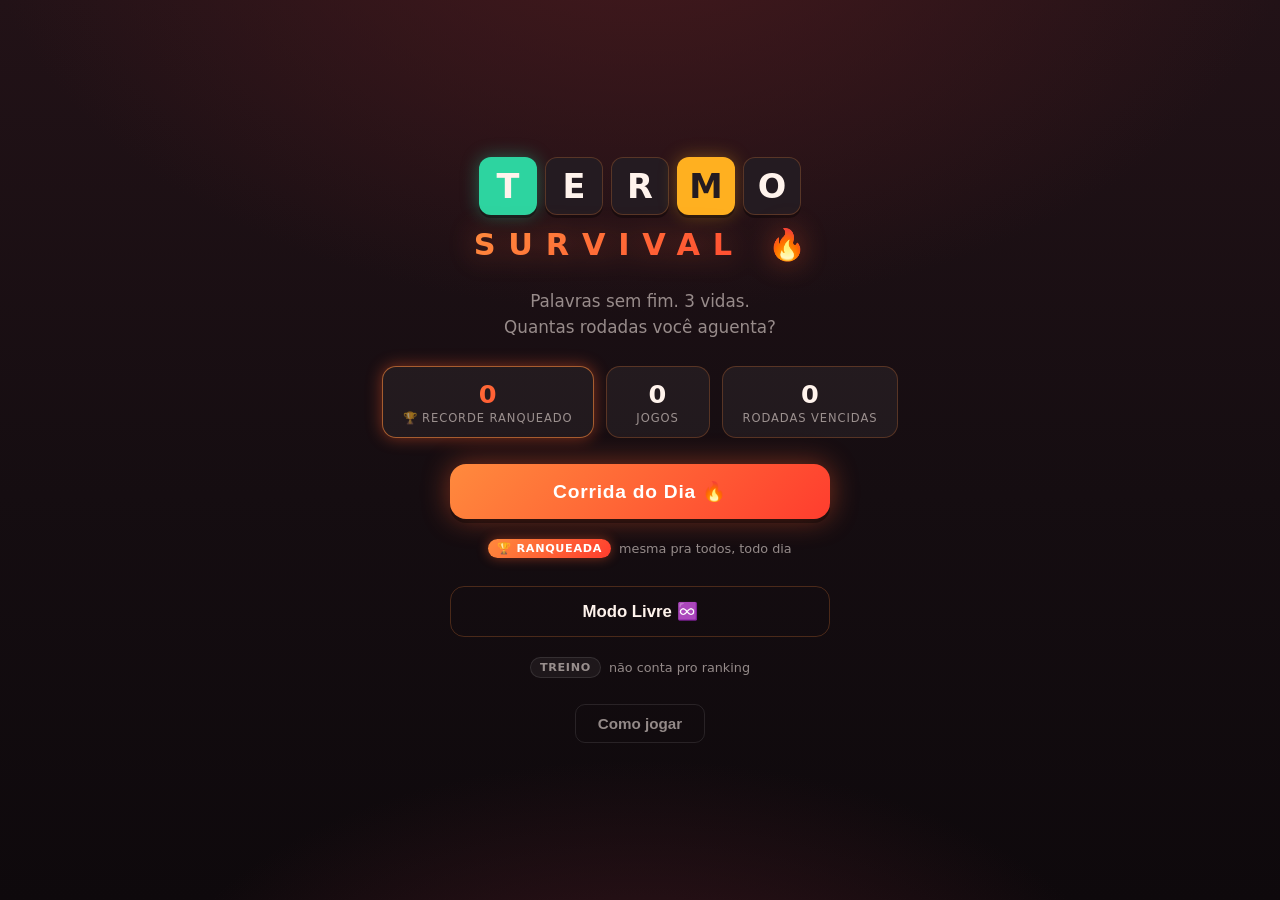
<file: public/termo-survival/index.html>
<!DOCTYPE html>
<html lang="pt-BR">
<head>
  <meta charset="UTF-8">
  <meta name="viewport" content="width=device-width, initial-scale=1.0, user-scalable=no">
  <title>Termo Survival</title>
  <meta name="color-scheme" content="dark">
  <meta name="theme-color" content="#1a1114">
  <meta name="description" content="Roguelike de palavras: adivinhe uma palavra após a outra com só 3 vidas, ganhe moedas para power-ups e veja até onde a dificuldade te leva. Grátis, no navegador.">

  <!--
    Open Graph / Twitter Card: preview de marca genérico (sem a palavra do dia), para o link
    renderizar bem no WhatsApp/X quando alguém compartilhar o resultado.

    Subpasta: jogo servido em nimbo.games/termo-survival, não subdomínio. `og:image` e `og:url`
    usam URL ABSOLUTA (https://nimbo.games/termo-survival/...) porque crawlers de redes sociais
    exigem — URL relativa sem host não funciona em OG tags. `og-image.png` (1200×630, <300KB)
    é gerado a partir de `og-image.html` (mesma pasta) e servido em /termo-survival/og-image.png.
  -->
  <meta property="og:title" content="Termo Survival 🔥">
  <meta property="og:description" content="Adivinhe palavras de 5 letras, uma rodada após a outra, com só 3 vidas. Ganhe moedas, compre power-ups e sobreviva o máximo que aguentar. Grátis, no navegador.">
  <meta property="og:image" content="https://nimbo.games/termo-survival/og-image.png">
  <meta property="og:url" content="https://nimbo.games/termo-survival/">
  <meta property="og:type" content="website">
  <meta name="twitter:card" content="summary_large_image">
  <meta name="twitter:image" content="https://nimbo.games/termo-survival/og-image.png">

  <link rel="icon" type="image/svg+xml" href="icon.svg">
  <link rel="manifest" href="manifest.json">
  <link rel="stylesheet" href="style.css">
</head>
<body>
  <!-- brasas flutuando ao fundo (mais brasas surgem nos níveis médio e difícil) -->
  <div class="brasas" aria-hidden="true">
    <span></span><span></span><span></span><span></span><span></span><span></span>
    <span></span><span></span><span></span><span></span><span></span><span></span>
    <span></span><span></span><span></span><span></span><span></span><span></span>
    <span></span><span></span><span></span><span></span><span></span><span></span>
  </div>

  <!-- tela inicial -->
  <section id="tela-inicio">
    <div class="logo">
      <div class="logo-tiles" aria-label="Termo">
        <span class="tt certo">T</span><span class="tt">E</span><span class="tt">R</span><span class="tt lugar">M</span><span class="tt">O</span>
      </div>
      <div class="logo-survival">SURVIVAL <span class="chama">&#128293;</span></div>
    </div>
    <p class="tagline">Palavras sem fim. 3 vidas.<br>Quantas rodadas você aguenta?</p>
    <div class="inicio-stats">
      <div class="ini-stat destaque"><b id="ini-recorde">0</b><span>&#127942; recorde ranqueado</span></div>
      <div class="ini-stat"><b id="ini-corridas">0</b><span>jogos</span></div>
      <div class="ini-stat"><b id="ini-rodadas">0</b><span>rodadas vencidas</span></div>
    </div>
    <div class="inicio-modos">
      <div class="modo-bloco">
        <button id="btn-jogar-daily" class="botao-fogo">Corrida do Dia &#128293;</button>
        <p id="legenda-daily" class="modo-legenda"><span class="selo selo-ranqueado">&#127942; Ranqueada</span> mesma pra todos, todo dia</p>
        <div id="inicio-travado" class="inicio-travado escondido">
          <p class="travado-titulo">&#127765; Corrida do Dia esgotada</p>
          <p id="travado-resultado"></p>
          <p class="travado-contagem">Nova corrida em <strong id="contagem-amanha">--:--:--</strong></p>
        </div>
      </div>
      <div class="modo-bloco">
        <button id="btn-jogar-endless" class="botao-fantasma botao-livre">Modo Livre &#9854;&#65039;</button>
        <p class="modo-legenda"><span class="selo selo-treino">Treino</span> não conta pro ranking</p>
      </div>
    </div>
    <button id="btn-como" class="botao-fantasma">Como jogar</button>
  </section>

  <!-- jogo -->
  <header id="header-jogo" class="escondido">
    <button class="icone" id="btn-menu" title="Voltar ao menu" aria-label="Voltar ao menu">&#8962;</button>
    <div class="logo-mini"><strong>TERMO</strong>&nbsp;SURVIVAL <span class="chama">&#128293;</span></div>
    <button class="icone" id="btn-ajuda" title="Como jogar" aria-label="Como jogar">?</button>
  </header>

  <main id="jogo" class="escondido">
    <div id="hud" class="hud">
      <span id="hud-vidas" title="Vidas">&#10084;&#65039;&#10084;&#65039;&#10084;&#65039;</span>
      <span id="hud-rodada" class="hud-rodada">Rodada 1</span>
      <span id="hud-nivel" class="hud-nivel nivel-facil">fácil</span>
      <span id="hud-moedas" title="Moedas"><svg class="icone-moeda" viewBox="0 0 20 20" width="15" height="15" aria-hidden="true" focusable="false"><circle cx="10" cy="10" r="9" style="fill:var(--lugar)"></circle><circle cx="10" cy="10" r="8.1" fill="none" style="stroke:rgba(36,27,33,0.35)" stroke-width="1"></circle><ellipse cx="7.3" cy="6.8" rx="2.6" ry="1.5" style="fill:rgba(255,255,255,0.5)" transform="rotate(-25 7.3 6.8)"></ellipse></svg> 0</span>
    </div>
    <div id="tabuleiro" aria-label="Tabuleiro do jogo"></div>
    <div id="dicas" class="dicas escondido" aria-label="Letras reveladas"></div>
    <div id="powerups" class="powerups" aria-label="Power-ups">
      <button class="powerup" data-pu="revelar" title="Revelar uma letra na posição certa">&#128161;<span class="preco">6</span></button>
      <button class="powerup" data-pu="eliminar" title="Eliminar 3 letras que não estão na palavra">&#128683;<span class="preco">4</span></button>
      <button class="powerup" data-pu="extra" title="Tentativa extra (máx. 2 por rodada)">&#10133;<span class="preco">5</span></button>
      <button class="powerup" data-pu="vida" title="Vida extra (máx. 5)">&#10084;&#65039;<span class="preco">12</span></button>
    </div>
    <div id="teclado" aria-label="Teclado virtual"></div>
  </main>

  <div id="toast-container"></div>

  <!-- Modal: como jogar -->
  <div class="modal-fundo escondido" id="modal-ajuda">
    <div class="modal">
      <button class="modal-fechar" data-fecha="modal-ajuda">&times;</button>
      <h2>Como jogar</h2>
      <p>Adivinhe palavras de 5 letras, uma rodada após a outra, com <strong>3 vidas</strong>. Errou a palavra da rodada? Perde uma vida. Perdeu todas? Fim de jogo.</p>
      <div class="exemplo">
        <div class="linha-exemplo">
          <span class="celula certo">T</span><span class="celula">U</span><span class="celula">R</span><span class="celula">M</span><span class="celula">A</span>
        </div>
        <p>A letra <strong>T</strong> está na palavra, na posição correta.</p>
      </div>
      <div class="exemplo">
        <div class="linha-exemplo">
          <span class="celula">V</span><span class="celula lugar">I</span><span class="celula">O</span><span class="celula">L</span><span class="celula">A</span>
        </div>
        <p>A letra <strong>I</strong> está na palavra, mas em outra posição.</p>
      </div>
      <div class="exemplo">
        <div class="linha-exemplo">
          <span class="celula">P</span><span class="celula">U</span><span class="celula errado">L</span><span class="celula">S</span><span class="celula">O</span>
        </div>
        <p>A letra <strong>L</strong> não está na palavra.</p>
      </div>
      <p>Vencer uma rodada rende <strong>moedas <svg class="icone-moeda" viewBox="0 0 20 20" width="14" height="14" aria-hidden="true" focusable="false"><circle cx="10" cy="10" r="9" style="fill:var(--lugar)"></circle><circle cx="10" cy="10" r="8.1" fill="none" style="stroke:rgba(36,27,33,0.35)" stroke-width="1"></circle><ellipse cx="7.3" cy="6.8" rx="2.6" ry="1.5" style="fill:rgba(255,255,255,0.5)" transform="rotate(-25 7.3 6.8)"></ellipse></svg></strong> — 2 + 1 por tentativa não usada. Gaste nos power-ups a qualquer momento:</p>
      <ul class="lista-powerups">
        <li>&#128161; <strong>Revelar letra</strong> (6) — mostra uma letra na posição certa</li>
        <li>&#128683; <strong>Eliminar letras</strong> (4) — apaga 3 letras do teclado</li>
        <li>&#10133; <strong>Tentativa extra</strong> (5) — mais uma linha, máx. 2 por rodada</li>
        <li>&#10084;&#65039; <strong>Vida extra</strong> (12) — máx. 5 vidas</li>
      </ul>
      <p>A dificuldade sobe em degraus: rodadas <strong>1–5</strong> têm palavras fáceis e 6 tentativas, <strong>6–10</strong> têm palavras médias e 5 tentativas, e da <strong>11ª</strong> em diante são palavras difíceis com só 4 tentativas. Os acentos são preenchidos automaticamente.</p>
      <p>Tem dois jeitos de jogar: a <strong>Corrida do Dia &#128293;</strong> tem as mesmas palavras pra todo mundo hoje e só permite <strong>uma tentativa por dia</strong> — perdeu as 3 vidas, espera até a <strong>meia-noite (horário de Brasília)</strong> pra tentar de novo. O <strong>Modo Livre &#9854;&#65039;</strong> tem palavras sorteadas e corridas <strong>ilimitadas</strong>: perdeu, começa outra na hora. Os dois dá pra fechar e retomar de onde parou.</p>
      <p>A <strong>Corrida do Dia é a modalidade ranqueada</strong> &#127942;: como o desafio é igual pra todo mundo, o resultado é comparável e é ele que forma o seu <strong>recorde ranqueado</strong>. O <strong>Modo Livre é treino</strong> — vale pra praticar e bater seu próprio "melhor no treino", mas <strong>não conta pro ranking</strong>.</p>
      <label class="toggle-contraste">
        <input type="checkbox" id="chk-contraste">
        Modo de alto contraste (cores para daltônicos)
      </label>
    </div>
  </div>

  <!-- Modal: transições de rodada e fim de jogo -->
  <div class="modal-fundo escondido" id="modal-rodada">
    <div class="modal modal-centro">
      <h2 id="rodada-titulo"></h2>
      <p id="rodada-texto"></p>
      <div class="modal-acoes">
        <button id="btn-continuar" class="botao-acao"></button>
        <button id="btn-compartilhar" class="botao-acao dourado escondido">Compartilhar &#128293;</button>
        <button id="btn-sair" class="botao-acao secundario escondido">Menu</button>
      </div>
    </div>
  </div>

  <script src="palavras.js"></script>
  <script src="respostas.js"></script>
  <script src="analytics.js"></script>
  <script src="script.js"></script>
</body>
</html>
</file>
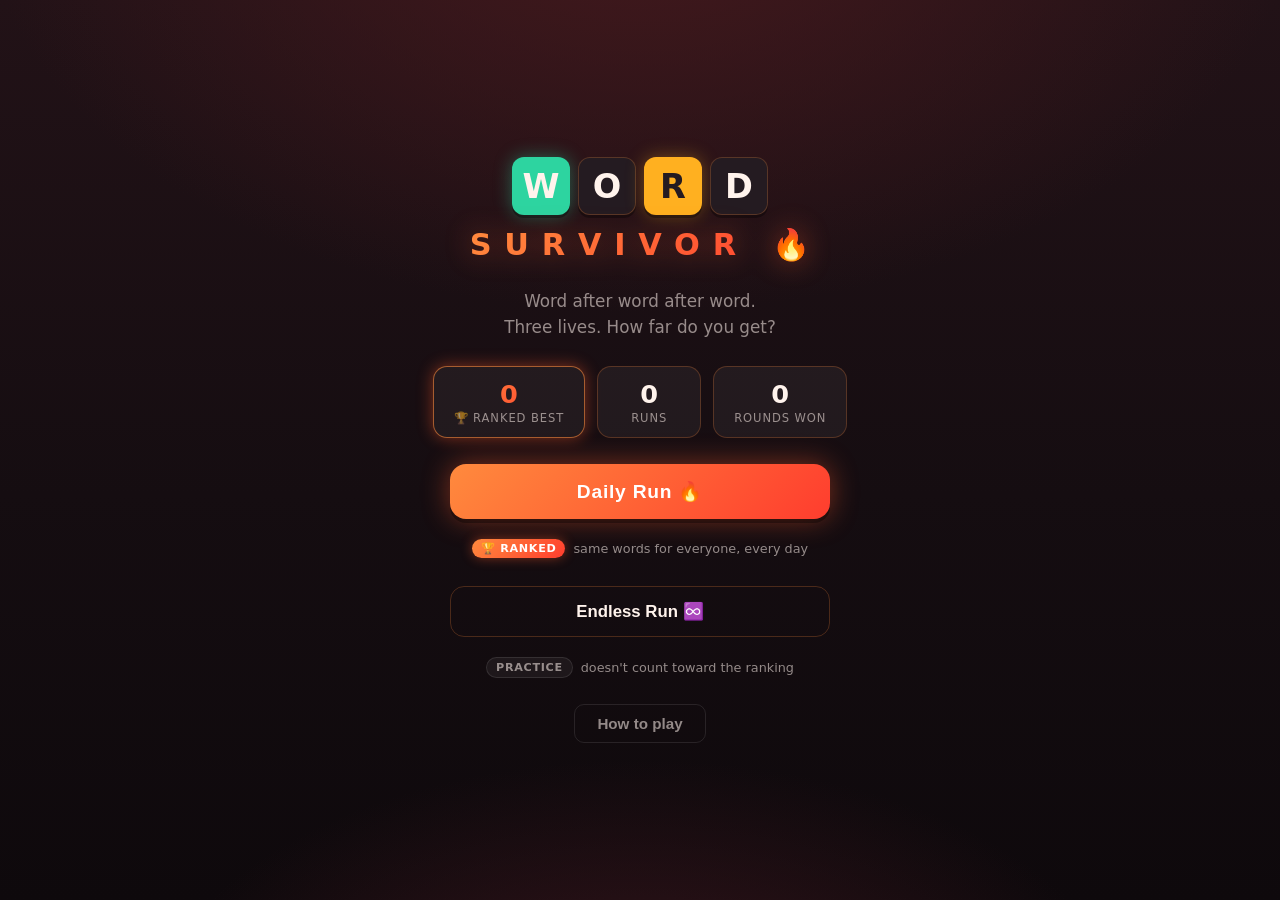
<file: public/word-survivor/index.html>
<!DOCTYPE html>
<!--
  Um código-fonte, dois jogos (ver i18n/i18n.js):
    pt → "Termo Survival"  em nimbo.games/termo-survival
    en → "Word Survivor"   em nimbo.games/word-survivor

  O idioma é cabeado NO CARREGAMENTO. A FONTE fica sempre em pt (dev default): abrir/servir esta
  pasta = jogo em português, idêntico ao que está no ar. O `publica.ps1` gera as duas pastas do
  site trocando, por idioma: o atributo `lang`/`data-lang` abaixo, o bloco marcado "i18n:head"
  (title/description/OG) e o bloco marcado "i18n:scripts" (pacote de idioma + listas de palavras).
  (NAO escrever marcador de comentario HTML aqui dentro: o fecha-comentario aninhado encerraria
  este comentario antes da hora e o texto abaixo vazaria visivel na pagina. Aconteceu no D33.)

  Nenhuma string de interface fica aqui: tudo vem de i18n/<lang>.js via data-i18n / data-i18n-html /
  data-i18n-attr / data-i18n-logo.
-->
<html lang="en" data-lang="en">
<head>
  <meta charset="UTF-8">
  <meta name="viewport" content="width=device-width, initial-scale=1.0, user-scalable=no">
  <meta name="color-scheme" content="dark">
  <meta name="theme-color" content="#1a1114">

  <!--
    Open Graph / Twitter Card: preview de marca genérico (sem a palavra do dia), para o link
    renderizar bem no WhatsApp/X quando alguém compartilhar o resultado.

    Este bloco é PREENCHIDO NO BUILD (publica.ps1) a partir de config.meta do pacote de idioma:
    crawlers de rede social NÃO executam JS, então as tags precisam sair estáticas no HTML
    publicado. Na fonte ficam vazias; ao servir a fonte em dev, o i18n.js as preenche em runtime.

    Subpasta: jogo servido em nimbo.games/<slug>, não subdomínio. `og:image` e `og:url` usam URL
    ABSOLUTA porque crawlers exigem — URL relativa sem host não funciona em OG tags.
    `og-image.png` (1200×630, <300KB) é gerado a partir de `og-image.html` (mesma pasta).
  -->
  <!-- i18n:head:inicio -->
  <title>Word Survivor</title>
  <meta name="description" content="A word roguelike: guess 5-letter words round after round on just 3 lives, cash in coins for power-ups, and see how far you get before the words win. Free, in your browser.">
  <meta property="og:title" content="Word Survivor 🔥">
  <meta property="og:description" content="One 5-letter word, then another, then another. Three lives, coins to spend on power-ups, and words that keep getting meaner. How many rounds can you survive? Free, in your browser.">
  <meta property="og:image" content="https://nimbo.games/word-survivor/og-image.png">
  <meta property="og:url" content="https://nimbo.games/word-survivor/">
  <meta property="og:type" content="website">
  <meta name="twitter:card" content="summary_large_image">
  <meta name="twitter:image" content="https://nimbo.games/word-survivor/og-image.png">
  <!-- i18n:head:fim -->

  <link rel="icon" type="image/svg+xml" href="icon.svg">
  <link rel="manifest" href="manifest.json">
  <link rel="stylesheet" href="style.css">
</head>
<body>
  <!-- brasas flutuando ao fundo (mais brasas surgem nos níveis médio e difícil) -->
  <div class="brasas" aria-hidden="true">
    <span></span><span></span><span></span><span></span><span></span><span></span>
    <span></span><span></span><span></span><span></span><span></span><span></span>
    <span></span><span></span><span></span><span></span><span></span><span></span>
    <span></span><span></span><span></span><span></span><span></span><span></span>
  </div>

  <!-- tela inicial -->
  <section id="tela-inicio">
    <div class="logo">
      <div class="logo-tiles" data-i18n-logo></div>
      <div class="logo-survival"><span data-i18n="logo.sub"></span> <span class="chama">&#128293;</span></div>
    </div>
    <p class="tagline" data-i18n-html="tagline"></p>
    <div class="inicio-stats">
      <div class="ini-stat destaque"><b id="ini-recorde">0</b><span data-i18n="stats.recorde"></span></div>
      <div class="ini-stat"><b id="ini-corridas">0</b><span data-i18n="stats.jogos"></span></div>
      <div class="ini-stat"><b id="ini-rodadas">0</b><span data-i18n="stats.rodadas"></span></div>
    </div>
    <div class="inicio-modos">
      <div class="modo-bloco">
        <button id="btn-jogar-daily" class="botao-fogo" data-i18n="inicio.daily"></button>
        <p id="legenda-daily" class="modo-legenda" data-i18n-html="inicio.dailyLegenda"></p>
        <div id="inicio-travado" class="inicio-travado escondido">
          <p class="travado-titulo" data-i18n="inicio.travadoTitulo"></p>
          <p id="travado-resultado"></p>
          <!-- o <strong id="contagem-amanha"> vive dentro da string de idioma (ordem das palavras
               muda entre idiomas); o id é obrigatório — ver atualizarContagemAmanha() -->
          <p class="travado-contagem" data-i18n-html="inicio.travadoContagem"></p>
        </div>
      </div>
      <div class="modo-bloco">
        <button id="btn-jogar-endless" class="botao-fantasma botao-livre" data-i18n="inicio.endless"></button>
        <p class="modo-legenda" data-i18n-html="inicio.endlessLegenda"></p>
      </div>
    </div>
    <button id="btn-como" class="botao-fantasma" data-i18n="inicio.como"></button>
  </section>

  <!-- jogo -->
  <header id="header-jogo" class="escondido">
    <button class="icone" id="btn-menu" data-i18n-attr="title:header.menu;aria-label:header.menu">&#8962;</button>
    <div class="logo-mini"><strong data-i18n="logo.miniForte"></strong>&nbsp;<span data-i18n="logo.miniResto"></span> <span class="chama">&#128293;</span></div>
    <button class="icone" id="btn-ajuda" data-i18n-attr="title:header.ajuda;aria-label:header.ajuda">?</button>
  </header>

  <main id="jogo" class="escondido">
    <div id="hud" class="hud">
      <span id="hud-vidas" data-i18n-attr="title:hud.vidas">&#10084;&#65039;&#10084;&#65039;&#10084;&#65039;</span>
      <span id="hud-rodada" class="hud-rodada"></span>
      <span id="hud-nivel" class="hud-nivel nivel-facil"></span>
      <span id="hud-moedas" data-i18n-attr="title:hud.moedas">0</span>
    </div>
    <div id="tabuleiro" data-i18n-attr="aria-label:aria.tabuleiro"></div>
    <div id="dicas" class="dicas escondido" data-i18n-attr="aria-label:aria.dicas"></div>
    <div id="powerups" class="powerups" data-i18n-attr="aria-label:aria.powerups">
      <button class="powerup" data-pu="revelar" data-i18n-attr="title:powerups.revelar">&#128161;<span class="preco">6</span></button>
      <button class="powerup" data-pu="eliminar" data-i18n-attr="title:powerups.eliminar">&#128683;<span class="preco">4</span></button>
      <button class="powerup" data-pu="extra" data-i18n-attr="title:powerups.extra">&#10133;<span class="preco">5</span></button>
      <button class="powerup" data-pu="vida" data-i18n-attr="title:powerups.vida">&#10084;&#65039;<span class="preco">12</span></button>
    </div>
    <div id="teclado" data-i18n-attr="aria-label:aria.teclado"></div>
  </main>

  <div id="toast-container"></div>

  <!-- Modal: como jogar -->
  <div class="modal-fundo escondido" id="modal-ajuda">
    <div class="modal">
      <button class="modal-fechar" data-fecha="modal-ajuda">&times;</button>
      <h2 data-i18n="ajuda.titulo"></h2>
      <div data-i18n-html="ajuda.corpo"></div>
      <label class="toggle-contraste">
        <input type="checkbox" id="chk-contraste">
        <span data-i18n="ajuda.contraste"></span>
      </label>
    </div>
  </div>

  <!-- Modal: transições de rodada e fim de jogo -->
  <div class="modal-fundo escondido" id="modal-rodada">
    <div class="modal modal-centro">
      <h2 id="rodada-titulo"></h2>
      <p id="rodada-texto"></p>
      <div class="modal-acoes">
        <button id="btn-continuar" class="botao-acao"></button>
        <button id="btn-compartilhar" class="botao-acao dourado escondido" data-i18n="botoes.compartilhar"></button>
        <button id="btn-sair" class="botao-acao secundario escondido" data-i18n="botoes.menu"></button>
      </div>
    </div>
  </div>

  <!-- i18n:scripts:inicio (en) -->
  <script src="i18n/en.js"></script>
  <script src="palavras_en.js"></script>
  <script src="respostas_en.js"></script>
  <!-- i18n:scripts:fim -->
  <script src="i18n/i18n.js"></script>
  <script src="analytics.js"></script>
  <script src="script.js"></script>
</body>
</html>
</file>
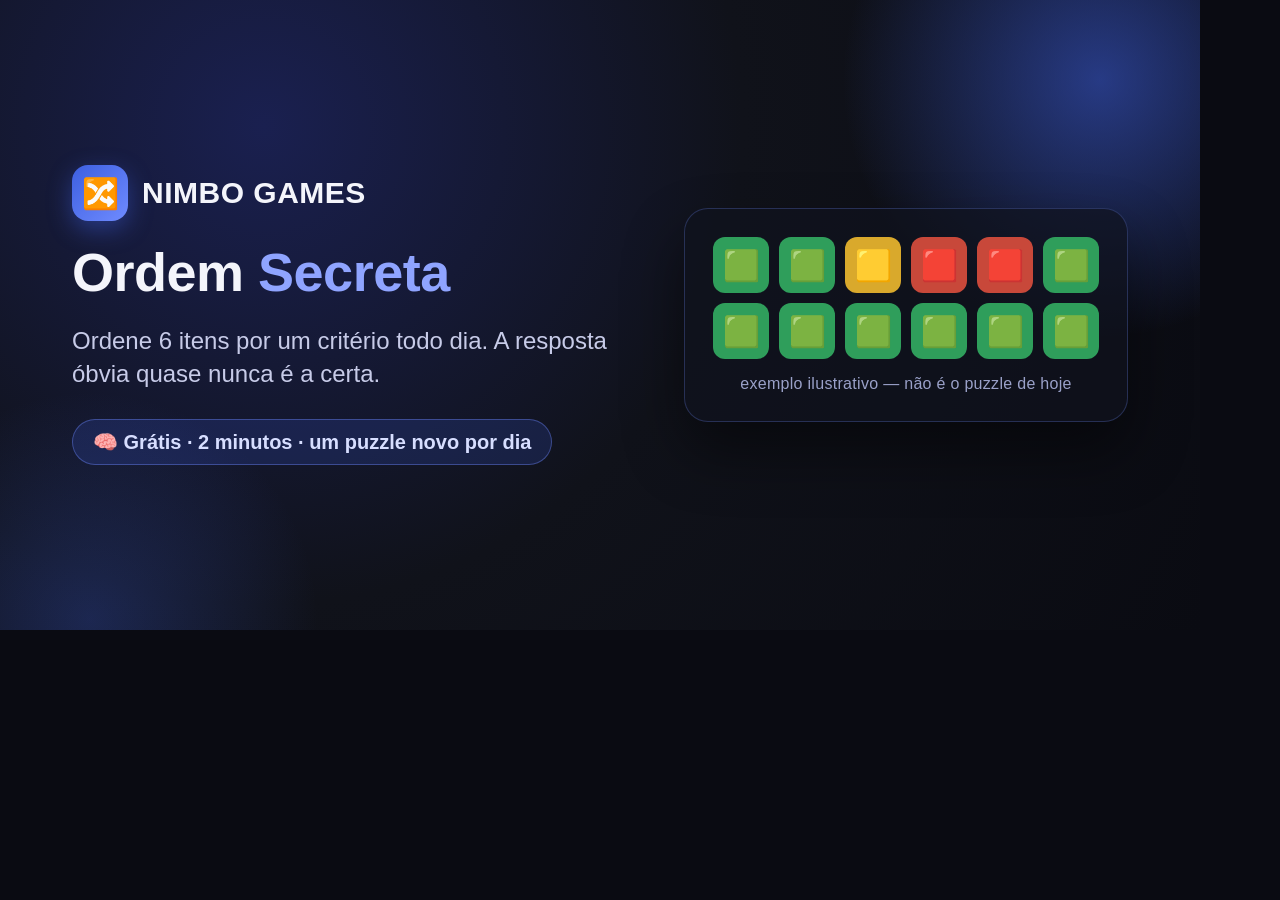
<file: public/ordem-secreta/og-image.html>
<!doctype html>
<!--
  Arte de marca para Open Graph / Twitter Card.

  COMO USAR (antes do deploy):
  1. Abrir este arquivo num browser com viewport exato de 1200x630 (o elemento .canvas já é
     fixo em 1200x630px, então qualquer viewport >= isso serve).
  2. Tirar um screenshot APENAS do elemento `.canvas` (ou da viewport 1200x630 se o browser
     estiver configurado sem zoom/scrollbars) e salvar como PNG.
  3. Otimizar o PNG para <300KB (ex.: pngquant/oxipng) sem perder legibilidade do texto.
  4. Salvar o resultado em `public/og-image.png` (mesma pasta deste arquivo) — é o caminho que
     `index.html` referencia em `og:image`/`twitter:image`.

  Conteúdo: grid de emoji ILUSTRATIVO/genérico (cores de exemplo, não o resultado real de
  nenhum jogador nem de nenhum puzzle específico — evita spoiler acidental em cache/print) +
  logo/tipografia "Ordem Secreta" + a promessa central do jogo. Fundo noturno da marca.
-->
<html lang="pt-BR">
  <head>
    <meta charset="UTF-8" />
    <title>OG Image — Ordem Secreta</title>
    <style>
      * {
        margin: 0;
        padding: 0;
        box-sizing: border-box;
      }

      html,
      body {
        background: #0a0b12;
      }

      .canvas {
        position: relative;
        width: 1200px;
        height: 630px;
        overflow: hidden;
        background: radial-gradient(circle at 22% 20%, #1a2050 0%, #10121a 45%, #0a0b12 100%);
        font-family: 'Segoe UI', 'Helvetica Neue', Arial, sans-serif;
        color: #f4f5fb;
      }

      /* Glow decorativo da marca, canto superior direito. */
      .glow {
        position: absolute;
        top: -180px;
        right: -160px;
        width: 520px;
        height: 520px;
        border-radius: 50%;
        background: radial-gradient(circle, rgba(61, 95, 224, 0.55) 0%, rgba(61, 95, 224, 0) 70%);
      }

      .glow--bottom {
        top: auto;
        right: auto;
        bottom: -220px;
        left: -140px;
        width: 460px;
        height: 460px;
        background: radial-gradient(circle, rgba(61, 95, 224, 0.28) 0%, rgba(61, 95, 224, 0) 70%);
      }

      .content {
        position: relative;
        z-index: 2;
        display: flex;
        align-items: center;
        justify-content: space-between;
        width: 100%;
        height: 100%;
        padding: 0 72px;
      }

      .left {
        display: flex;
        flex-direction: column;
        gap: 22px;
        max-width: 560px;
      }

      .wordmark {
        display: flex;
        align-items: center;
        gap: 14px;
      }

      .wordmark__badge {
        display: flex;
        align-items: center;
        justify-content: center;
        width: 56px;
        height: 56px;
        border-radius: 16px;
        background: linear-gradient(135deg, #3d5fe0 0%, #6f8bff 100%);
        font-size: 30px;
        box-shadow: 0 8px 24px rgba(61, 95, 224, 0.45);
      }

      .wordmark__text {
        font-size: 30px;
        font-weight: 800;
        letter-spacing: 0.5px;
      }

      h1 {
        font-size: 54px;
        line-height: 1.08;
        font-weight: 800;
        letter-spacing: -0.5px;
      }

      h1 .accent {
        color: #8fa4ff;
      }

      .promise {
        font-size: 24px;
        line-height: 1.4;
        color: #c7cbe8;
        font-weight: 400;
      }

      .tagline {
        display: inline-flex;
        align-items: center;
        gap: 10px;
        margin-top: 6px;
        padding: 10px 20px;
        width: fit-content;
        border-radius: 999px;
        background: rgba(61, 95, 224, 0.18);
        border: 1px solid rgba(111, 139, 255, 0.4);
        font-size: 20px;
        font-weight: 600;
        color: #d7deff;
      }

      /* Grid de emoji ilustrativo (genérico, não é o resultado de ninguém). */
      .grid-card {
        display: flex;
        flex-direction: column;
        gap: 10px;
        padding: 28px;
        border-radius: 24px;
        background: rgba(16, 18, 30, 0.72);
        border: 1px solid rgba(111, 139, 255, 0.25);
        box-shadow: 0 30px 60px rgba(0, 0, 0, 0.45);
      }

      .grid-row {
        display: flex;
        gap: 10px;
      }

      .cell {
        width: 56px;
        height: 56px;
        border-radius: 12px;
        display: flex;
        align-items: center;
        justify-content: center;
        font-size: 30px;
      }

      .cell--green {
        background: #2f9e5b;
      }
      .cell--yellow {
        background: #d9a92c;
      }
      .cell--red {
        background: #c8483a;
      }

      .grid-caption {
        margin-top: 6px;
        text-align: center;
        font-size: 16px;
        color: #9aa1c9;
        letter-spacing: 0.3px;
      }
    </style>
  </head>
  <body>
    <div class="canvas">
      <div class="glow"></div>
      <div class="glow glow--bottom"></div>

      <div class="content">
        <div class="left">
          <div class="wordmark">
            <div class="wordmark__badge">🔀</div>
            <div class="wordmark__text">NIMBO GAMES</div>
          </div>
          <h1>Ordem <span class="accent">Secreta</span></h1>
          <p class="promise">
            Ordene 6 itens por um critério todo dia. A resposta óbvia quase nunca é a certa.
          </p>
          <div class="tagline">🧠 Grátis · 2 minutos · um puzzle novo por dia</div>
        </div>

        <div class="grid-card" aria-hidden="true">
          <div class="grid-row">
            <div class="cell cell--green">🟩</div>
            <div class="cell cell--green">🟩</div>
            <div class="cell cell--yellow">🟨</div>
            <div class="cell cell--red">🟥</div>
            <div class="cell cell--red">🟥</div>
            <div class="cell cell--green">🟩</div>
          </div>
          <div class="grid-row">
            <div class="cell cell--green">🟩</div>
            <div class="cell cell--green">🟩</div>
            <div class="cell cell--green">🟩</div>
            <div class="cell cell--green">🟩</div>
            <div class="cell cell--green">🟩</div>
            <div class="cell cell--green">🟩</div>
          </div>
          <p class="grid-caption">exemplo ilustrativo — não é o puzzle de hoje</p>
        </div>
      </div>
    </div>
  </body>
</html>
</file>
<file: public/kingdom-defense/css/style.css>
/* Kingdom Defense — layout mobile-first */
* { box-sizing: border-box; -webkit-tap-highlight-color: transparent; }

html, body {
  margin: 0; padding: 0;
  height: 100%;
  background: #0b0d09;
  font-family: system-ui, -apple-system, 'Segoe UI', sans-serif;
  overflow: hidden;
  touch-action: manipulation;
  user-select: none;
  -webkit-user-select: none;
}

#jogo {
  position: relative;
  width: 100%;
  height: 100dvh;
  display: flex;
  align-items: center;
  justify-content: center;
}

/* arena envolve o canvas exatamente: todo o HUD fica DENTRO do mapa */
#arena { position: relative; line-height: 0; }
#arena > * { line-height: normal; }

#tela { display: block; }

/* moldura em volta do jogo: estica sobre a arena inteira (mapa + padding das
   vigas); o mapa fica dentro da abertura, com leve encaixe sob a madeira. */
#moldura-jogo {
  position: absolute;
  inset: 0;
  width: 100%; height: 100%;
  pointer-events: none;
  z-index: 5;
  -webkit-user-drag: none;
}

/* ---------- HUD superior: um grupo centralizado em cada lado da viga ---------- */
#hud-top {
  position: absolute;
  top: 0; left: 0; right: 0;
  height: var(--molde-topo, 34px);
  display: flex;
  align-items: center;
  padding: 0 1.4%;
  pointer-events: none;
  flex-wrap: nowrap;
  z-index: 10;
}
.hud-lado {
  flex: 1;
  display: flex;
  align-items: center;
  justify-content: center;
  gap: 6px;
  min-width: 0;
}
.icone-hud { width: 1.25em; height: 1.25em; object-fit: contain; }
.icone-inline { width: 14px; height: 14px; object-fit: contain; vertical-align: -2px; }
.chip {
  background: rgba(12, 18, 10, 0.82);
  color: #f2ead8;
  border-radius: 14px;
  padding: 2px 9px;
  font-size: clamp(10px, 2.4vmin, 14px);
  font-weight: 700;
  display: flex;
  align-items: center;
  gap: 4px;
  border: 1px solid rgba(255, 255, 255, 0.12);
  white-space: nowrap;
}
#btnMudo {
  border: 1px solid rgba(255, 255, 255, 0.12);
  cursor: pointer;
  pointer-events: auto;
}
#btnMudo:active { transform: scale(0.94); }
#sliderVolume {
  pointer-events: auto;
  width: clamp(46px, 9vmin, 76px);
  accent-color: #6fcf4f;
  cursor: pointer;
}
/* info da onda: bloco centralizado logo abaixo da moldura de cima */
#hud-onda {
  position: absolute;
  top: calc(var(--molde-topo, 34px) + 4px);
  left: 50%;
  transform: translateX(-50%);
  display: flex;
  flex-direction: column;
  align-items: center;
  gap: 3px;
  z-index: 10;
  pointer-events: none;
}
#barra-onda-fundo {
  width: clamp(96px, 24vmin, 190px);
  height: 5px;
  background: rgba(12, 18, 10, 0.7);
  border-radius: 3px;
  overflow: hidden;
}
#barraOnda {
  height: 100%;
  width: 0%;
  background: #6fcf4f;
  border-radius: 3px;
  transition: width 0.3s;
}

/* ---------- Barra inferior: arte cortada + hotspots clicáveis ---------- */
#barraInferior {
  position: absolute;
  bottom: 0;
  left: 50%;
  transform: translateX(-50%);
  width: min(46%, 400px);
  pointer-events: none;
  z-index: 12;
}
#barraInferior .menu-fundo { width: 100%; height: auto; display: block; pointer-events: none; -webkit-user-drag: none; }
/* hotspots medidos das marcações vermelhas do Gabriel (ui - Copia/) */
#barraInferior .menu-hot { top: 60.4%; width: 17%; height: 44%; pointer-events: auto; }
/* posições (centro) dos 5 slots da barra normal (imagem cortada ao conteúdo) */
.pos-1 { left: 17.2%; }
.pos-2 { left: 35.5%; }
.pos-3 { left: 53.7%; }
.pos-4 { left: 71.7%; }
.pos-5 { left: 88.4%; }
/* modo caos: barra de 3 slots, sem recuar/retomar */
#barraInferior.caos { width: min(33%, 300px); }
#barraInferior.caos .pos-1, #barraInferior.caos .pos-4 { display: none; }
#barraInferior.caos .menu-hot { width: 24%; height: 46%; top: 58.5%; }
#barraInferior.caos .pos-2 { left: 22.8%; }
#barraInferior.caos .pos-3 { left: 49.9%; }
#barraInferior.caos .pos-5 { left: 77.1%; }
/* realces de estado dos botões da barra */
#btnVel.ativo::after { border-color: rgba(255,200,80,.65); box-shadow: inset 0 0 14px rgba(255,200,80,.55); }
#btnRecuar.alerta::after { animation: pulsar 0.8s infinite alternate; }
@keyframes pulsar {
  from { box-shadow: inset 0 0 4px rgba(255, 90, 60, .4); }
  to { box-shadow: inset 0 0 16px rgba(255, 90, 60, .8); }
}
/* contagem regressiva (tempo real): pílula flutuando acima do botão de onda */
#lblOnda {
  position: absolute;
  left: 50%; top: -9%;
  transform: translate(-50%, -50%);
  background: rgba(14, 18, 10, .9);
  border: 1px solid rgba(255, 215, 120, .4);
  border-radius: 9px;
  padding: 1px 9px;
  font-size: clamp(9px, 2.3vmin, 13px);
  font-weight: 800;
  color: #ffe9a8;
  text-shadow: 0 1px 2px #000;
  pointer-events: none;
  white-space: nowrap;
  z-index: 3;
}
#barraInferior.caos #lblOnda { left: 50%; }
#lblOnda:empty { display: none; }

/* ---------- Menu de contexto ---------- */
#menuContexto {
  position: fixed;
  z-index: 30;
  display: flex;
  flex-direction: column;
  gap: 4px;
  background: rgba(16, 22, 12, 0.96);
  border: 1px solid rgba(255, 215, 0, 0.35);
  border-radius: 12px;
  padding: 6px;
  min-width: 190px;
  box-shadow: 0 6px 24px rgba(0, 0, 0, 0.5);
}
.item-menu {
  display: flex;
  flex-direction: column;
  align-items: flex-start;
  gap: 1px;
  padding: 9px 12px;
  min-height: 44px;
  border: none;
  border-radius: 8px;
  background: #2c3a24;
  color: #f2ead8;
  font-size: 14px;
  font-weight: 700;
  cursor: pointer;
  text-align: left;
}
.item-menu small { font-weight: 400; opacity: 0.75; font-size: 12px; }
.item-menu:active:not(:disabled) { background: #3d5230; }
.item-menu:disabled { opacity: 0.4; cursor: default; }

/* ---------- Toast ---------- */
.toast {
  position: absolute;
  top: 84px;
  left: 50%;
  transform: translateX(-50%);
  background: rgba(16, 22, 12, 0.92);
  color: #ffe9a8;
  padding: 9px 18px;
  border-radius: 20px;
  font-size: 14px;
  font-weight: 700;
  z-index: 25;
  pointer-events: none;
  max-width: 90%;
  text-align: center;
  border: 1px solid rgba(255, 215, 0, 0.3);
  transition: opacity 0.3s;
}
.toast.perigo { color: #ff8a7a; border-color: rgba(255, 90, 60, 0.5); }
.toast.oculto { opacity: 0; }

/* ---------- Overlay (telas centrais: modo / pausa / intro / fim) ---------- */
#overlay {
  position: absolute;
  inset: 0;
  z-index: 40;
  display: flex;
  align-items: center;
  justify-content: center;
  background: rgba(8, 11, 6, 0.9);
  padding: 12px;
}
#overlay .menu-img { max-height: 94dvh; }
#overlay .menu-img .menu-fundo { max-height: 94dvh; max-width: 94vw; }
/* cartão simples (vitória) */
.aviso {
  background: linear-gradient(#1a2414, #0e1509);
  border: 2px solid rgba(255, 215, 120, .4);
  border-radius: 18px;
  padding: 26px 30px;
  max-width: 88vw;
  text-align: center;
  color: #f2ead8;
  box-shadow: 0 12px 40px rgba(0, 0, 0, .6);
}
.aviso h1 { margin: 0 0 8px; font-size: clamp(20px, 5vmin, 26px); color: #ffd166; }
.aviso p { margin: 6px 0 18px; font-size: clamp(13px, 3vmin, 15px); opacity: .85; line-height: 1.4; }
.aviso button {
  min-height: 46px; padding: 0 26px;
  border: none; border-radius: 12px;
  background: #3d6a2e; color: #fff;
  font-size: 16px; font-weight: 800; cursor: pointer;
}
.aviso button:active { transform: scale(.96); }

/* ---------- Painel de slots (laboratório / mina), sobre o mapa ---------- */
#painelMenu {
  position: absolute;
  left: 50%; top: 50%;
  transform: translate(-50%, -50%);
  z-index: 35;
  filter: drop-shadow(0 10px 30px rgba(0,0,0,0.6));
}
#painelMenu .menu-fundo { width: min(88vw, 560px); max-height: 84dvh; }
#painelMenu.mini .menu-fundo { width: min(56vw, 330px); }
#painelMenu.peq .menu-fundo { width: min(62vw, 370px); }

/* ---------- Sistema de menu por imagem (arte + botões clicáveis) ---------- */
.menu-img { position: relative; display: inline-block; line-height: 0; }
.menu-img .menu-fundo { display: block; height: auto; -webkit-user-drag: none; }

/* botão de fechar (X) no canto superior direito dos painéis centrais */
.menu-fechar {
  position: absolute;
  top: -10px; right: -10px;
  width: 34px; height: 34px;
  display: flex; align-items: center; justify-content: center;
  background: linear-gradient(#4a2018, #2a110b);
  color: #ffdcc8;
  border: 2px solid rgba(255, 190, 130, .6);
  border-radius: 50%;
  font-size: 17px; font-weight: 900; line-height: 1;
  cursor: pointer;
  pointer-events: auto;
  box-shadow: 0 2px 9px rgba(0, 0, 0, .55), inset 0 1px 0 rgba(255, 255, 255, .12);
  z-index: 8;
  -webkit-tap-highlight-color: transparent;
}
.menu-fechar:active { transform: scale(.9); }
@media (hover: hover) {
  .menu-fechar:hover { background: linear-gradient(#5c2a1f, #35160e); border-color: rgba(255, 210, 160, .85); }
}

.menu-hot {
  position: absolute;
  transform: translate(-50%, -50%);
  background: none;
  border: none;
  padding: 0;
  margin: 0;
  cursor: pointer;
  border-radius: 12px;
  -webkit-tap-highlight-color: transparent;
  z-index: 2;
}
.menu-hot::after {           /* realce CONTIDO dentro do botão (não vaza pra fora) */
  content: '';
  position: absolute; inset: 4%;
  border-radius: inherit;
  pointer-events: none;
  border: 2px solid transparent;
  transition: box-shadow .12s, background-color .1s, border-color .12s;
}
@media (hover: hover) {
  .menu-hot:hover:not(.desab)::after {
    background: rgba(255, 226, 140, .12);
    border-color: rgba(255, 219, 130, .55);
    box-shadow: inset 0 0 12px rgba(255, 215, 120, .45);
  }
}
.menu-hot:active:not(.desab) { transform: translate(-50%, -50%) scale(.95); }
.menu-hot:active:not(.desab)::after {
  background: rgba(255, 233, 165, .28);
  border-color: rgba(255, 210, 110, .7);
  box-shadow: inset 0 0 16px rgba(255, 200, 90, .6);
}
.menu-hot.desab, .menu-hot:disabled { cursor: default; }
.menu-hot.desab::after, .menu-hot:disabled::after {
  inset: 0;
  background: rgba(4, 6, 3, .55);
  border-color: transparent;
  box-shadow: none;
}

/* botão VISÍVEL dentro de uma moldura vazada (ex.: upgrade de torre) */
.menu-hot.btn {
  background: linear-gradient(#3a5a2a, #23401a);
  border: 2px solid rgba(255, 215, 120, .5);
  border-radius: 12px;
  box-shadow: inset 0 1px 0 rgba(255, 255, 255, .15), 0 3px 9px rgba(0, 0, 0, .55);
  display: flex; align-items: center; justify-content: center;
}
.menu-hot.btn.desab { filter: grayscale(.75) brightness(.55); }
.menu-hot-rotulo {
  color: #fff;
  font-weight: 800;
  font-size: clamp(11px, 2.9vmin, 16px);
  text-align: center;
  line-height: 1.18;
  text-shadow: 0 1px 2px #000;
  padding: 0 10px;
}
.menu-hot-rotulo .icone-inline { width: 1em; height: 1em; vertical-align: -0.15em; }

/* texto vivo sobre a arte (cobre e substitui números estáticos) */
.menu-vivo {
  position: absolute;
  transform: translate(-50%, -50%);
  color: #ffe9a8;
  font-weight: 800;
  font-size: clamp(9px, 2.5vmin, 15px);
  text-shadow: 0 1px 2px #000, 0 0 5px #000;
  pointer-events: none;
  white-space: nowrap;
  text-align: center;
  line-height: 1.1;
  z-index: 3;
}
.menu-vivo .icone-inline { width: 1em; height: 1em; vertical-align: -0.15em; }
.menu-vivo.placa {           /* plaquinha escura que esconde o número estático embaixo */
  background: linear-gradient(#15120c, #0c0a06);
  border: 1px solid rgba(255, 215, 120, .3);
  border-radius: 9px;
  padding: 4px 14px;
  box-shadow: 0 0 8px rgba(0, 0, 0, .7);
  color: #f0dfa8;
  font-weight: 700;
  font-size: clamp(9px, 2.3vmin, 14px);
}
.menu-vivo.placa.alta { padding-top: 16px; padding-bottom: 16px; }
.menu-vivo.custo { color: #ffe08a; font-weight: 800; font-size: clamp(8px, 2.1vmin, 13px); }
.menu-vivo.trava { color: #c9b6ff; }

/* tooltip: aparece ao pousar o mouse, com atraso */
.menu-tip {
  position: absolute;
  left: 50%; bottom: 108%;
  transform: translateX(-50%);
  width: max-content;
  min-width: 110px; max-width: 230px;
  background: rgba(13, 17, 9, .98);
  color: #f2ead8;
  border: 1px solid rgba(255, 215, 0, .45);
  border-radius: 10px;
  padding: 7px 11px;
  font-size: 12px;
  font-weight: 600;
  line-height: 1.32;
  text-align: left;
  white-space: normal;
  opacity: 0;
  visibility: hidden;
  transition: opacity .18s;
  z-index: 60;
  pointer-events: none;
  box-shadow: 0 6px 20px rgba(0, 0, 0, .55);
}
.menu-tip b { color: #ffd166; }
.menu-tip .icone-inline { width: 13px; height: 13px; vertical-align: -2px; }
@media (hover: hover) {
  /* o botão sob o mouse sobe acima dos outros e do texto vivo, p/ a tooltip
     nunca ficar escondida atrás de outra informação */
  .menu-hot:hover { z-index: 40; }
  .menu-hot:hover .menu-tip { opacity: 1; visibility: visible; transition-delay: .65s; }
}

.oculto { display: none !important; }

/* ---------- Dica de rotação ---------- */
#dica-girar {
  display: none;
  position: absolute;
  top: 50%;
  left: 50%;
  transform: translate(-50%, -50%) rotate(90deg);
  z-index: 20;
  pointer-events: none;
  color: rgba(255, 255, 255, 0.65);
  font-size: 13px;
  font-weight: 700;
  white-space: nowrap;
}
@media (orientation: portrait) and (max-width: 700px) {
  #dica-girar { display: block; }
}
</file>
<file: public/termo-survival/style.css>
:root {
  color-scheme: dark;
  --texto: #fff3ec;
  --texto-suave: rgba(255, 243, 236, 0.55);
  --superficie: rgba(255, 255, 255, 0.05);
  --superficie-funda: rgba(0, 0, 0, 0.35);
  --borda: rgba(255, 255, 255, 0.1);
  --certo: #2dd4a0;
  --certo-glow: rgba(45, 212, 160, 0.4);
  --lugar: #ffb020;
  --lugar-glow: rgba(255, 176, 32, 0.35);
  --errado: #241b21;
  --tecla: #3a2f38;
  --fogo1: #ff8a3d;
  --fogo2: #ff3d2e;
  --fogo-glow: rgba(255, 90, 45, 0.45);
  --sombra: 0 3px 0 rgba(0, 0, 0, 0.35);
  /* tom de fundo (esquenta com a dificuldade) */
  --bg-topo: #45191d;
  --bg-base: #38151c;
  --bg-g1: #221217;
  --bg-g2: #150d11;
  --bg-g3: #0e090c;
  /* bordas tingidas de fogo (também esquentam com a dificuldade) */
  --borda-fogo: rgba(255, 138, 61, 0.24);
  --borda-fogo-forte: rgba(255, 138, 61, 0.6);
}

/* nível médio: o fogo fica mais intenso e o fundo mais avermelhado */
body.tom-medio {
  --fogo1: #ff6321;
  --fogo2: #f01e10;
  --fogo-glow: rgba(255, 60, 25, 0.55);
  --bg-topo: #5c181a;
  --bg-base: #460f14;
  --bg-g1: #280f12;
  --bg-g2: #16080b;
  --bg-g3: #0c0507;
  --borda-fogo: rgba(255, 99, 33, 0.34);
  --borda-fogo-forte: rgba(255, 99, 33, 0.72);
}

/* nível difícil: forja/inferno — vermelho-carmesim e fundo brasa quase incandescente */
body.tom-dificil {
  --fogo1: #ff3a24;
  --fogo2: #d40d1c;
  --fogo-glow: rgba(255, 25, 35, 0.62);
  --bg-topo: #7a121c;
  --bg-base: #560b13;
  --bg-g1: #2e0a10;
  --bg-g2: #180608;
  --bg-g3: #0b0305;
  --borda-fogo: rgba(255, 58, 36, 0.46);
  --borda-fogo-forte: rgba(255, 58, 36, 0.85);
}

body.contraste {
  --certo: #f5793a;
  --certo-glow: rgba(245, 121, 58, 0.4);
  --lugar: #85c0f9;
  --lugar-glow: rgba(133, 192, 249, 0.35);
}

* { margin: 0; padding: 0; box-sizing: border-box; }

html, body { height: 100%; }

body {
  background:
    radial-gradient(1100px 700px at 50% -12%, var(--bg-topo) 0%, transparent 60%),
    radial-gradient(900px 500px at 50% 115%, var(--bg-base) 0%, transparent 55%),
    linear-gradient(180deg, var(--bg-g1) 0%, var(--bg-g2) 55%, var(--bg-g3) 100%);
  background-attachment: fixed;
  transition: background 0.7s ease;
  color: var(--texto);
  font-family: "Segoe UI", system-ui, -apple-system, sans-serif;
  display: flex;
  flex-direction: column;
  align-items: center;
  overflow-x: hidden;
  -webkit-tap-highlight-color: transparent;
}

@keyframes tremor {
  0%, 100% { transform: translate(0, 0); }
  15% { transform: translate(-10px, 2px) rotate(-0.5deg); }
  30% { transform: translate(9px, -2px) rotate(0.5deg); }
  45% { transform: translate(-7px, 1px); }
  60% { transform: translate(6px, -1px); }
  75% { transform: translate(-4px, 0); }
  90% { transform: translate(3px, 0); }
}
body.tremor { animation: tremor 0.5s ease; }

/* ---------- brasas ao fundo ---------- */

.brasas {
  position: fixed;
  inset: 0;
  pointer-events: none;
  z-index: 0;
  overflow: hidden;
}

.brasas span {
  position: absolute;
  bottom: -12px;
  width: 6px;
  height: 6px;
  border-radius: 50%;
  background: var(--fogo1);
  opacity: 0;
  filter: blur(1px);
  animation: subir linear infinite;
}

@keyframes subir {
  0%   { transform: translateY(0) translateX(0) scale(1); opacity: 0; }
  8%   { opacity: 0.7; }
  60%  { opacity: 0.4; }
  100% { transform: translateY(-105vh) translateX(40px) scale(0.3); opacity: 0; }
}

.brasas span:nth-child(1)  { left: 6%;  animation-duration: 11s; animation-delay: 0s; }
.brasas span:nth-child(2)  { left: 16%; animation-duration: 14s; animation-delay: 3s; width: 4px; height: 4px; }
.brasas span:nth-child(3)  { left: 27%; animation-duration: 10s; animation-delay: 6s; background: var(--fogo2); }
.brasas span:nth-child(4)  { left: 38%; animation-duration: 16s; animation-delay: 1s; width: 5px; height: 5px; }
.brasas span:nth-child(5)  { left: 49%; animation-duration: 12s; animation-delay: 8s; }
.brasas span:nth-child(6)  { left: 60%; animation-duration: 15s; animation-delay: 4s; background: #ffc46b; width: 4px; height: 4px; }
.brasas span:nth-child(7)  { left: 70%; animation-duration: 11s; animation-delay: 9s; }
.brasas span:nth-child(8)  { left: 80%; animation-duration: 13s; animation-delay: 2s; background: var(--fogo2); width: 5px; height: 5px; }
.brasas span:nth-child(9)  { left: 89%; animation-duration: 17s; animation-delay: 6s; width: 4px; height: 4px; }
.brasas span:nth-child(10) { left: 96%; animation-duration: 12s; animation-delay: 0.5s; background: #ffc46b; }
.brasas span:nth-child(11) { left: 11%; animation-duration: 13s; animation-delay: 5s; width: 5px; height: 5px; }
.brasas span:nth-child(12) { left: 33%; animation-duration: 10s; animation-delay: 2.5s; background: var(--fogo2); width: 4px; height: 4px; }
/* surgem no nível médio */
.brasas span:nth-child(13) { left: 22%; animation-duration: 9s;  animation-delay: 7s; }
.brasas span:nth-child(14) { left: 44%; animation-duration: 12s; animation-delay: 3.5s; background: var(--fogo2); width: 5px; height: 5px; }
.brasas span:nth-child(15) { left: 55%; animation-duration: 10s; animation-delay: 1.5s; width: 4px; height: 4px; }
.brasas span:nth-child(16) { left: 66%; animation-duration: 14s; animation-delay: 9.5s; background: #ffc46b; }
.brasas span:nth-child(17) { left: 76%; animation-duration: 9s;  animation-delay: 4.5s; width: 6px; height: 6px; }
.brasas span:nth-child(18) { left: 84%; animation-duration: 11s; animation-delay: 7.5s; background: var(--fogo2); width: 4px; height: 4px; }
/* surgem no nível difícil */
.brasas span:nth-child(19) { left: 3%;  animation-duration: 8s;  animation-delay: 2s; width: 5px; height: 5px; }
.brasas span:nth-child(20) { left: 30%; animation-duration: 7.5s; animation-delay: 5.5s; background: var(--fogo2); width: 6px; height: 6px; }
.brasas span:nth-child(21) { left: 52%; animation-duration: 9s;  animation-delay: 0.8s; }
.brasas span:nth-child(22) { left: 63%; animation-duration: 8s;  animation-delay: 6.5s; background: #ffc46b; width: 5px; height: 5px; }
.brasas span:nth-child(23) { left: 73%; animation-duration: 7s;  animation-delay: 3s; width: 6px; height: 6px; }
.brasas span:nth-child(24) { left: 93%; animation-duration: 8.5s; animation-delay: 8.5s; background: var(--fogo2); width: 5px; height: 5px; }

/* controle de quantidade por nível: fácil = 12, médio = 18, difícil = 24 */
.brasas span:nth-child(n+13) { display: none; }
body.tom-medio .brasas span:nth-child(n+13):nth-child(-n+18) { display: block; }
body.tom-dificil .brasas span:nth-child(n+13) { display: block; }
/* no difícil as brasas ainda brilham mais */
body.tom-dificil .brasas span { box-shadow: 0 0 7px var(--fogo1); }

/* ---------- tela inicial ---------- */

#tela-inicio {
  position: fixed;
  inset: 0;
  z-index: 5;
  display: flex;
  flex-direction: column;
  align-items: center;
  justify-content: center;
  gap: 26px;
  padding: 20px;
  text-align: center;
  animation: aparecer 0.4s ease;
}

@keyframes aparecer {
  from { opacity: 0; transform: translateY(10px); }
  to   { opacity: 1; transform: translateY(0); }
}

.logo { display: flex; flex-direction: column; align-items: center; gap: 12px; }

.logo-tiles { display: flex; gap: 8px; }

.logo-tiles .tt {
  width: 58px;
  height: 58px;
  display: flex;
  align-items: center;
  justify-content: center;
  font-size: 2.1rem;
  font-weight: 800;
  border-radius: 12px;
  background: var(--errado);
  border: 1px solid var(--borda-fogo);
  box-shadow: var(--sombra);
  animation: entrar 0.5s ease backwards;
}
.logo-tiles .tt:nth-child(1) { animation-delay: 0.05s; }
.logo-tiles .tt:nth-child(2) { animation-delay: 0.12s; }
.logo-tiles .tt:nth-child(3) { animation-delay: 0.19s; }
.logo-tiles .tt:nth-child(4) { animation-delay: 0.26s; }
.logo-tiles .tt:nth-child(5) { animation-delay: 0.33s; }

@keyframes entrar {
  from { opacity: 0; transform: translateY(-18px) rotateX(70deg); }
  to   { opacity: 1; transform: translateY(0) rotateX(0); }
}

.tt.certo { background: var(--certo); box-shadow: var(--sombra), 0 0 18px var(--certo-glow); border: none; }
.tt.lugar { background: var(--lugar); box-shadow: var(--sombra), 0 0 18px var(--lugar-glow); border: none; color: #241b21; }

.logo-survival {
  font-size: 1.9rem;
  font-weight: 900;
  letter-spacing: 0.42em;
  margin-left: 0.42em;
  background: linear-gradient(135deg, var(--fogo1), var(--fogo2));
  -webkit-background-clip: text;
  background-clip: text;
  color: transparent;
  filter: drop-shadow(0 0 14px var(--fogo-glow));
}

.chama {
  display: inline-block;
  animation: bruxulear 1.6s ease-in-out infinite;
  /* emojis dentro de texto com background-clip ficariam transparentes */
  background: none;
  -webkit-background-clip: initial;
  background-clip: initial;
  color: initial;
  -webkit-text-fill-color: initial;
}

@keyframes bruxulear {
  0%, 100% { transform: scale(1) rotate(-3deg); }
  30% { transform: scale(1.12) rotate(3deg); }
  60% { transform: scale(0.95) rotate(-2deg); }
}

.tagline { color: var(--texto-suave); font-size: 1.05rem; line-height: 1.5; }

.inicio-stats { display: flex; gap: 12px; flex-wrap: wrap; justify-content: center; }

.ini-stat {
  background: var(--superficie);
  border: 1px solid var(--borda-fogo);
  border-radius: 14px;
  padding: 12px 20px;
  display: flex;
  flex-direction: column;
  gap: 2px;
  min-width: 104px;
}
.ini-stat b { font-size: 1.6rem; }
.ini-stat span { font-size: 0.72rem; text-transform: uppercase; letter-spacing: 0.08em; color: var(--texto-suave); }

/* recorde ranqueado em destaque: borda de fogo mais forte + número tingido */
.ini-stat.destaque { border-color: var(--borda-fogo-forte); box-shadow: 0 0 16px var(--fogo-glow); }
.ini-stat.destaque b {
  background: linear-gradient(135deg, var(--fogo1), var(--fogo2));
  -webkit-background-clip: text;
  background-clip: text;
  color: transparent;
}

.botao-fogo {
  background: linear-gradient(135deg, var(--fogo1), var(--fogo2));
  border: none;
  border-radius: 16px;
  color: #fff;
  font-size: 1.2rem;
  font-weight: 900;
  letter-spacing: 0.04em;
  padding: 16px 40px;
  max-width: 100%;
  white-space: nowrap; /* nunca deixa o 🔥 / rótulo quebrar pra 2ª linha */
  cursor: pointer;
  box-shadow: 0 4px 0 rgba(0, 0, 0, 0.35), 0 0 28px var(--fogo-glow);
  transition: transform 0.1s, box-shadow 0.15s;
  animation: pulso-fogo 2.4s ease-in-out infinite;
}
.botao-fogo:hover { transform: translateY(-2px) scale(1.03); }
.botao-fogo:active { transform: translateY(2px); box-shadow: 0 1px 0 rgba(0, 0, 0, 0.35), 0 0 16px var(--fogo-glow); }

@keyframes pulso-fogo {
  0%, 100% { box-shadow: 0 4px 0 rgba(0, 0, 0, 0.35), 0 0 22px var(--fogo-glow); }
  50% { box-shadow: 0 4px 0 rgba(0, 0, 0, 0.35), 0 0 40px var(--fogo-glow); }
}

.inicio-modos {
  display: flex;
  flex-direction: column;
  align-items: center;
  gap: 28px; /* entre blocos de modo — maior que o gap botão↔legenda (`.modo-bloco`) p/ manter o agrupamento */
  width: 100%;
  max-width: 380px;
}

.modo-bloco {
  display: flex;
  flex-direction: column;
  align-items: center;
  /* Respiro entre o botão e a legenda/selo (ranqueada / treino) — a legenda NUNCA pode ficar
     colada no botão (padrão da empresa "Respiro botão↔legenda", ver Livro). Fica MENOR que o gap
     entre blocos (`.inicio-modos`) para a legenda agrupar com o SEU botão, não com o próximo. */
  gap: 20px;
  width: 100%;
}

/* legenda de cada modo: selo (ranqueada/treino) + explicação curta */
.modo-legenda {
  display: flex;
  align-items: center;
  gap: 8px;
  flex-wrap: wrap;
  justify-content: center;
  text-align: center;
  font-size: 0.8rem;
  color: var(--texto-suave);
}

.selo {
  font-weight: 800;
  font-size: 0.7rem;
  text-transform: uppercase;
  letter-spacing: 0.06em;
  padding: 3px 9px;
  border-radius: 999px;
  white-space: nowrap;
}
.selo-ranqueado {
  background: linear-gradient(135deg, var(--fogo1), var(--fogo2));
  color: #fff;
  box-shadow: 0 0 12px var(--fogo-glow);
}
.selo-treino {
  background: var(--superficie);
  border: 1px solid var(--borda);
  color: var(--texto-suave);
}

.inicio-travado {
  background: var(--superficie);
  border: 1px solid var(--borda-fogo);
  border-radius: 16px;
  padding: 18px 26px;
  text-align: center;
  max-width: 360px;
}
.travado-titulo { font-size: 1.15rem; font-weight: 900; margin-bottom: 6px; }
#travado-resultado { color: var(--texto-suave); margin-bottom: 10px; }
.travado-contagem { font-size: 0.95rem; }
.travado-contagem strong {
  font-variant-numeric: tabular-nums;
  color: var(--fogo1);
  font-size: 1.15rem;
  letter-spacing: 0.05em;
}

.botao-fantasma {
  background: none;
  border: 1px solid var(--borda);
  border-radius: 10px;
  color: var(--texto-suave);
  font-size: 0.95rem;
  font-weight: 600;
  padding: 10px 22px;
  cursor: pointer;
  transition: color 0.15s, border-color 0.15s;
}
.botao-fantasma:hover { color: var(--texto); border-color: var(--texto-suave); }

/* Modo Livre: continua "fantasma" (secundário/treino), mas maior — é um CTA de verdade, não um link */
.botao-fantasma.botao-livre {
  border: 1px solid var(--borda-fogo);
  color: var(--texto);
  font-size: 1.05rem;
  font-weight: 700;
  padding: 14px 30px;
  border-radius: 14px;
  white-space: nowrap; /* rótulo de continuar ("▶ Modo Livre — Rodada N") numa linha só */
}
.botao-fantasma.botao-livre:hover { border-color: var(--fogo1); }

/* dentro dos modos, ambos os botões ocupam a largura do bloco — visual consistente e rótulos
   longos de "continuar" cabem sem estourar a viewport */
.inicio-modos .botao-fogo,
.inicio-modos .botao-livre { width: 100%; }

/* ---------- cabeçalho do jogo ---------- */

header {
  width: 100%;
  display: flex;
  align-items: center;
  justify-content: space-between;
  padding: 10px 14px;
  border-bottom: 1px solid var(--borda);
  background: rgba(0, 0, 0, 0.25);
  z-index: 1;
}

.logo-mini {
  font-size: 1rem;
  letter-spacing: 0.22em;
  margin-left: 0.22em;
  color: var(--texto-suave);
}
.logo-mini strong { color: var(--texto); font-weight: 900; }

.icone {
  background: var(--superficie);
  border: 1px solid var(--borda-fogo);
  border-radius: 10px;
  color: var(--texto);
  font-size: 1.15rem;
  font-weight: 700;
  width: 42px;
  height: 42px;
  cursor: pointer;
  transition: background 0.15s, transform 0.1s;
}
.icone:hover { background: rgba(255, 255, 255, 0.12); transform: translateY(-1px); }

/* ---------- área do jogo ---------- */

main {
  flex: 1;
  display: flex;
  flex-direction: column;
  align-items: center;
  justify-content: center;
  gap: clamp(8px, 2.4vh, 22px);
  width: 100%;
  max-width: 560px;
  padding: 8px 8px 14px;
  z-index: 1;
}

/* ---------- HUD ---------- */

.hud {
  display: flex;
  align-items: center;
  flex-wrap: nowrap;
  gap: 18px;
  max-width: 100%;
  background: var(--superficie-funda);
  border: 1px solid var(--borda-fogo);
  border-radius: 999px;
  padding: 7px 22px;
  font-size: 1rem;
}

/* nenhum grupo do HUD pode embrulhar internamente (corações em 2ª linha, "Rodada"/"1" quebrado) */
#hud-vidas, .hud-rodada, #hud-moedas { white-space: nowrap; }

/* ícone de moeda (SVG inline, disco dourado) — substitui o emoji 🪙, que falta em algumas
   fontes de sistema (ex.: Galaxy S24) e vira tofu. */
.icone-moeda { display: inline-block; vertical-align: -2px; flex-shrink: 0; }
/* os corações são o grupo mais largo: mantém-nos juntos e sem folga entre si */
#hud-vidas { letter-spacing: -0.04em; }
/* o chip de nível e as moedas não encolhem (texto sempre legível); vidas/rodada cedem espaço antes */
.hud-nivel, #hud-moedas { flex-shrink: 0; }

.hud-rodada {
  font-weight: 900;
  text-transform: uppercase;
  letter-spacing: 0.14em;
  font-size: 0.85rem;
  background: linear-gradient(135deg, var(--fogo1), var(--fogo2));
  -webkit-background-clip: text;
  background-clip: text;
  color: transparent;
}

.hud-nivel {
  font-size: 0.72rem;
  font-weight: 800;
  text-transform: uppercase;
  letter-spacing: 0.1em;
  padding: 3px 10px;
  border-radius: 999px;
}
.hud-nivel.nivel-facil   { background: rgba(45, 212, 160, 0.16); color: var(--certo); }
.hud-nivel.nivel-medio   { background: rgba(255, 176, 32, 0.16); color: var(--lugar); }
.hud-nivel.nivel-dificil { background: rgba(255, 61, 46, 0.18); color: #ff7a5c; }

#hud-vidas.critico { animation: batimento 0.85s ease-in-out infinite; }

@keyframes batimento {
  0%, 100% { transform: scale(1); filter: none; }
  35% { transform: scale(1.22); filter: drop-shadow(0 0 8px rgba(255, 61, 46, 0.8)); }
  55% { transform: scale(1.05); }
}

#hud-moedas.ganho { animation: moeda-pop 0.6s ease; }

@keyframes moeda-pop {
  0% { transform: scale(1); }
  40% { transform: scale(1.35); filter: drop-shadow(0 0 10px var(--lugar-glow)); }
  100% { transform: scale(1); }
}

.dicas { display: flex; gap: 6px; flex-wrap: wrap; justify-content: center; }

.dica-chip {
  background: var(--certo);
  border-radius: 7px;
  padding: 3px 10px;
  font-weight: 800;
  font-size: 0.85rem;
  text-transform: uppercase;
  color: #10241d;
  box-shadow: var(--sombra), 0 0 12px var(--certo-glow);
}

.powerups { display: flex; gap: 12px; }

.powerup {
  position: relative;
  background: var(--tecla);
  border: 1px solid var(--borda-fogo);
  border-radius: 12px;
  font-size: 1.3rem;
  width: 58px;
  height: 48px;
  cursor: pointer;
  box-shadow: var(--sombra);
  transition: filter 0.1s, transform 0.08s, box-shadow 0.15s;
}
.powerup:hover:not(:disabled) { filter: brightness(1.2); transform: translateY(-2px); box-shadow: var(--sombra), 0 0 14px var(--fogo-glow); }
.powerup:active:not(:disabled) { transform: translateY(2px); box-shadow: none; }
.powerup:disabled { opacity: 0.35; cursor: not-allowed; }

.powerup .preco {
  position: absolute;
  bottom: -8px;
  right: -8px;
  background: var(--lugar);
  color: #241b21;
  border-radius: 999px;
  font-size: 0.7rem;
  font-weight: 800;
  min-width: 21px;
  height: 21px;
  display: flex;
  align-items: center;
  justify-content: center;
  padding: 0 4px;
  box-shadow: 0 1px 4px rgba(0, 0, 0, 0.4);
}

/* ---------- tabuleiro ---------- */

#tabuleiro { display: grid; gap: 8px; }

.linha { display: grid; grid-template-columns: repeat(5, auto); gap: 8px; }

.celula {
  width: 60px;
  height: 60px;
  display: flex;
  align-items: center;
  justify-content: center;
  font-size: 2.05rem;
  font-weight: 800;
  text-transform: uppercase;
  border-radius: 11px;
  color: var(--texto);
  user-select: none;
}

.linha.pendente .celula {
  background: var(--superficie-funda);
  border: 1px solid var(--borda-fogo);
  box-shadow: inset 0 2px 8px rgba(0, 0, 0, 0.35);
}

.linha.atual .celula {
  background: rgba(0, 0, 0, 0.3);
  border: 2px solid var(--borda-fogo-forte);
  border-bottom-width: 5px;
  cursor: pointer;
  transition: border-color 0.1s, background 0.1s;
}

.linha.atual .celula:not(:empty) {
  border-color: var(--fogo1);
  text-shadow: 0 0 10px var(--fogo-glow);
  animation: pop 0.09s ease;
}

.linha.atual .celula.cursor {
  background: rgba(255, 138, 61, 0.12);
  border-bottom-color: var(--fogo1);
}

@keyframes pop {
  0% { transform: scale(0.85); }
  100% { transform: scale(1); }
}

.celula.certo, .celula.lugar, .celula.errado { border: 1px solid var(--borda-fogo); box-shadow: var(--sombra); }
.celula.certo  { background: var(--certo); color: #10241d; box-shadow: var(--sombra), 0 0 16px var(--certo-glow); }
.celula.lugar  { background: var(--lugar); color: #241b21; box-shadow: var(--sombra), 0 0 14px var(--lugar-glow); }
.celula.errado { background: var(--errado); color: var(--texto-suave); }

@keyframes virar {
  0%   { transform: rotateX(0); }
  50%  { transform: rotateX(90deg); }
  100% { transform: rotateX(0); }
}
.celula.virando { animation: virar 0.45s ease; }

@keyframes tremer {
  0%, 100% { transform: translateX(0); }
  20% { transform: translateX(-8px); }
  40% { transform: translateX(8px); }
  60% { transform: translateX(-6px); }
  80% { transform: translateX(6px); }
}
.linha.tremendo { animation: tremer 0.4s ease; }

@keyframes pular {
  0%, 100% { transform: translateY(0); }
  50% { transform: translateY(-16px); }
}
.celula.pulando { animation: pular 0.4s ease; }

/* tabuleiro com tentativas extras: compacta para caber */
#tabuleiro.compacto { gap: 6px; }
#tabuleiro.compacto .linha { gap: 6px; }
#tabuleiro.compacto .celula { width: 48px; height: 48px; font-size: 1.55rem; }

/* ---------- teclado ---------- */

#teclado { display: flex; flex-direction: column; gap: 7px; width: 100%; }

.teclado-linha { display: flex; justify-content: center; gap: 6px; }

.tecla {
  background: var(--tecla);
  border: 1px solid var(--borda-fogo);
  border-radius: 8px;
  color: var(--texto);
  font-size: 1.05rem;
  font-weight: 700;
  text-transform: uppercase;
  height: 52px;
  flex: 1;
  max-width: 48px;
  cursor: pointer;
  box-shadow: var(--sombra);
  transition: filter 0.1s, transform 0.05s;
}
.tecla:hover { filter: brightness(1.2); }
.tecla:active { transform: translateY(2px); box-shadow: 0 1px 0 rgba(0, 0, 0, 0.35); }
.tecla.larga { max-width: 76px; flex: 1.7; font-size: 0.78rem; }

.tecla.certo  { background: var(--certo); color: #10241d; box-shadow: var(--sombra), 0 0 10px var(--certo-glow); }
.tecla.lugar  { background: var(--lugar); color: #241b21; box-shadow: var(--sombra), 0 0 10px var(--lugar-glow); }
.tecla.errado { background: rgba(0, 0, 0, 0.45); color: rgba(255, 243, 236, 0.28); box-shadow: none; }

/* ---------- toast ---------- */

#toast-container {
  position: fixed;
  top: 72px;
  left: 50%;
  transform: translateX(-50%);
  display: flex;
  flex-direction: column;
  gap: 8px;
  z-index: 50;
  pointer-events: none;
}

.toast {
  background: var(--texto);
  color: #241b21;
  font-weight: 700;
  padding: 11px 22px;
  border-radius: 10px;
  text-align: center;
  box-shadow: 0 6px 18px rgba(0, 0, 0, 0.45);
  animation: sumir 2.2s forwards;
}

@keyframes sumir {
  0% { opacity: 0; transform: translateY(-6px); }
  8%, 75% { opacity: 1; transform: translateY(0); }
  100% { opacity: 0; }
}

/* ---------- modais ---------- */

.modal-fundo {
  position: fixed;
  inset: 0;
  background: rgba(10, 6, 8, 0.72);
  backdrop-filter: blur(4px);
  display: flex;
  align-items: center;
  justify-content: center;
  z-index: 100;
  padding: 16px;
}

.modal {
  background: linear-gradient(180deg, #2c1c22, #1d1318);
  border: 1px solid var(--borda-fogo-forte);
  border-radius: 18px;
  box-shadow: 0 24px 60px rgba(0, 0, 0, 0.6);
  max-width: 470px;
  width: 100%;
  max-height: 88vh;
  overflow-y: auto;
  padding: 26px;
  position: relative;
}

.modal h2 { margin-bottom: 12px; font-size: 1.5rem; }
.modal p { margin: 8px 0; line-height: 1.5; }

.modal-fechar {
  position: absolute;
  top: 12px;
  right: 14px;
  background: none;
  border: none;
  color: var(--texto-suave);
  font-size: 1.7rem;
  cursor: pointer;
  line-height: 1;
}
.modal-fechar:hover { color: var(--texto); }

.exemplo { margin: 16px 0; }
.linha-exemplo { display: flex; gap: 5px; margin-bottom: 8px; }
.linha-exemplo .celula {
  width: 42px;
  height: 42px;
  font-size: 1.35rem;
  box-shadow: var(--sombra);
}
.linha-exemplo .celula:not(.certo):not(.lugar):not(.errado) { background: var(--tecla); }
.linha-exemplo .celula.errado { background: #171014; }

.lista-powerups { list-style: none; margin: 10px 0; }
.lista-powerups li { padding: 5px 0; line-height: 1.45; }

.modal-centro { text-align: center; max-width: 410px; }
.modal-centro p { font-size: 1.05rem; }

.modal-acoes {
  display: flex;
  gap: 10px;
  margin-top: 20px;
  justify-content: center;
  flex-wrap: wrap;
}

.botao-acao {
  background: linear-gradient(135deg, var(--fogo1), var(--fogo2));
  border: none;
  border-radius: 12px;
  color: #fff;
  font-size: 1rem;
  font-weight: 800;
  padding: 13px 24px;
  cursor: pointer;
  box-shadow: var(--sombra), 0 0 16px var(--fogo-glow);
  transition: filter 0.1s, transform 0.05s;
}
.botao-acao:hover { filter: brightness(1.1); }
.botao-acao:active { transform: translateY(2px); box-shadow: none; }
.botao-acao.dourado { background: var(--lugar); color: #241b21; box-shadow: var(--sombra), 0 0 14px var(--lugar-glow); }
.botao-acao.secundario { background: var(--tecla); box-shadow: var(--sombra); }

.toggle-contraste {
  display: flex;
  align-items: center;
  gap: 10px;
  margin-top: 18px;
  padding-top: 16px;
  border-top: 1px solid var(--borda);
  cursor: pointer;
  font-weight: 600;
}
.toggle-contraste input { width: 18px; height: 18px; accent-color: var(--certo); }

.escondido { display: none !important; }

/* ---------- telas menores / mais baixas ---------- */

@media (max-height: 780px) {
  .celula { width: 52px; height: 52px; font-size: 1.75rem; }
  #tabuleiro.compacto .celula { width: 44px; height: 44px; font-size: 1.4rem; }
  .tecla { height: 46px; }
  header { padding: 8px 14px; }
  .hud { padding: 5px 18px; font-size: 0.9rem; }
  .powerup { height: 44px; width: 54px; font-size: 1.2rem; }
  main { gap: clamp(6px, 2vh, 16px); }
}

@media (max-height: 620px), (max-width: 350px) {
  .celula { width: 44px; height: 44px; font-size: 1.45rem; border-radius: 8px; }
  #tabuleiro, .linha { gap: 6px; }
  #tabuleiro.compacto .celula { width: 38px; height: 38px; font-size: 1.2rem; }
  .tecla { height: 42px; }
  .logo-tiles .tt { width: 46px; height: 46px; font-size: 1.6rem; }
  .logo-survival { font-size: 1.4rem; }
}

@media (max-width: 420px) {
  .logo-tiles .tt { width: 48px; height: 48px; font-size: 1.7rem; }
  .logo-survival { font-size: 1.45rem; }
  .ini-stat { min-width: 88px; padding: 10px 12px; }

  /* botões de modo no celular: padding/fonte menores p/ o rótulo de "continuar" (mais longo, com
     o nome do modo) caber numa linha só a 360px, sem 🔥 nem texto quebrando/estourando */
  .inicio-modos { gap: 24px; } /* respiro entre blocos no celular (> gap botão↔legenda de 20px) */
  .botao-fogo { padding: 15px 18px; font-size: 1.02rem; letter-spacing: 0.02em; }
  .botao-fantasma.botao-livre { padding: 13px 16px; font-size: 0.98rem; }
  .modo-legenda { font-size: 0.76rem; }

  /* HUD compacto no celular: tudo (vidas · rodada · nível · moedas) numa linha só, sem quebra.
     Aperta gaps/padding e reduz um pouco as fontes — o HUD respira e cabe em 360px. */
  .hud { gap: 9px; padding: 6px 13px; font-size: 0.92rem; }
  #hud-vidas { font-size: 0.82rem; }
  .hud-rodada { font-size: 0.72rem; letter-spacing: 0.05em; }
  .hud-nivel { font-size: 0.64rem; padding: 3px 8px; letter-spacing: 0.05em; }
  #hud-moedas { font-size: 0.9rem; }
  #hud-moedas .icone-moeda { width: 13px; height: 13px; }
}

/* telas bem estreitas (≈360px e menos): mais um passo de compressão do HUD */
@media (max-width: 365px) {
  .hud { gap: 7px; padding: 5px 11px; }
  #hud-vidas { font-size: 0.74rem; letter-spacing: -0.06em; }
  .hud-rodada { font-size: 0.66rem; letter-spacing: 0.02em; }
  .hud-nivel { font-size: 0.6rem; padding: 2px 7px; }
  #hud-moedas { font-size: 0.84rem; }
  #hud-moedas .icone-moeda { width: 12px; height: 12px; }
}

/* ---------- acessibilidade: menos movimento ---------- */
/* Respeita quem pediu redução de movimento no SO/navegador. Corta só o movimento DECORATIVO —
   brasas flutuantes, tremor de tela, pulo/giro das peças, brilhos pulsantes e as animações de
   entrada. O feedback de COR (verde/amarelo/cinza) e toda a jogabilidade continuam 100%: a
   virada da peça vira um clarão curtíssimo (sem rotação de 90°), e a cor entra igual — ela é
   aplicada pelo script.js, não depende desta animação. */
@media (prefers-reduced-motion: reduce) {
  /* brasas ao fundo: somem (começam invisíveis e só apareciam via animação) */
  .brasas span { animation: none !important; }

  /* tremor de tela ao perder vida: sem sacudida */
  body.tremor { animation: none !important; }

  /* pulo das letras ao vencer, "pop" ao digitar e tremor de palavra inválida: sem deslocamento */
  .celula.pulando,
  .linha.atual .celula:not(:empty),
  .linha.tremendo { animation: none !important; }

  /* virar a peça: clarão curto no lugar do giro grande (a cor entra do mesmo jeito, via JS) */
  @keyframes virar-reduzido { from { opacity: 0.5; } to { opacity: 1; } }
  .celula.virando { animation: virar-reduzido 0.12s ease !important; }

  /* brilhos/batimentos infinitos e animações de entrada: desligados */
  .chama,
  .botao-fogo,
  #hud-vidas.critico,
  #hud-moedas.ganho,
  #tela-inicio,
  .logo-tiles .tt { animation: none !important; }

  /* fade lento do fundo que acompanha a dificuldade: instantâneo */
  body { transition: none !important; }
}
</file>
<file: public/word-survivor/style.css>
:root {
  color-scheme: dark;
  --texto: #fff3ec;
  --texto-suave: rgba(255, 243, 236, 0.55);
  --superficie: rgba(255, 255, 255, 0.05);
  --superficie-funda: rgba(0, 0, 0, 0.35);
  --borda: rgba(255, 255, 255, 0.1);
  --certo: #2dd4a0;
  --certo-glow: rgba(45, 212, 160, 0.4);
  --lugar: #ffb020;
  --lugar-glow: rgba(255, 176, 32, 0.35);
  --errado: #241b21;
  --tecla: #3a2f38;
  --fogo1: #ff8a3d;
  --fogo2: #ff3d2e;
  --fogo-glow: rgba(255, 90, 45, 0.45);
  --sombra: 0 3px 0 rgba(0, 0, 0, 0.35);
  /* tom de fundo (esquenta com a dificuldade) */
  --bg-topo: #45191d;
  --bg-base: #38151c;
  --bg-g1: #221217;
  --bg-g2: #150d11;
  --bg-g3: #0e090c;
  /* bordas tingidas de fogo (também esquentam com a dificuldade) */
  --borda-fogo: rgba(255, 138, 61, 0.24);
  --borda-fogo-forte: rgba(255, 138, 61, 0.6);
}

/* nível médio: o fogo fica mais intenso e o fundo mais avermelhado */
body.tom-medio {
  --fogo1: #ff6321;
  --fogo2: #f01e10;
  --fogo-glow: rgba(255, 60, 25, 0.55);
  --bg-topo: #5c181a;
  --bg-base: #460f14;
  --bg-g1: #280f12;
  --bg-g2: #16080b;
  --bg-g3: #0c0507;
  --borda-fogo: rgba(255, 99, 33, 0.34);
  --borda-fogo-forte: rgba(255, 99, 33, 0.72);
}

/* nível difícil: forja/inferno — vermelho-carmesim e fundo brasa quase incandescente */
body.tom-dificil {
  --fogo1: #ff3a24;
  --fogo2: #d40d1c;
  --fogo-glow: rgba(255, 25, 35, 0.62);
  --bg-topo: #7a121c;
  --bg-base: #560b13;
  --bg-g1: #2e0a10;
  --bg-g2: #180608;
  --bg-g3: #0b0305;
  --borda-fogo: rgba(255, 58, 36, 0.46);
  --borda-fogo-forte: rgba(255, 58, 36, 0.85);
}

body.contraste {
  --certo: #f5793a;
  --certo-glow: rgba(245, 121, 58, 0.4);
  --lugar: #85c0f9;
  --lugar-glow: rgba(133, 192, 249, 0.35);
}

* { margin: 0; padding: 0; box-sizing: border-box; }

html, body { height: 100%; }

body {
  background:
    radial-gradient(1100px 700px at 50% -12%, var(--bg-topo) 0%, transparent 60%),
    radial-gradient(900px 500px at 50% 115%, var(--bg-base) 0%, transparent 55%),
    linear-gradient(180deg, var(--bg-g1) 0%, var(--bg-g2) 55%, var(--bg-g3) 100%);
  background-attachment: fixed;
  transition: background 0.7s ease;
  color: var(--texto);
  font-family: "Segoe UI", system-ui, -apple-system, sans-serif;
  display: flex;
  flex-direction: column;
  align-items: center;
  overflow-x: hidden;
  -webkit-tap-highlight-color: transparent;
}

@keyframes tremor {
  0%, 100% { transform: translate(0, 0); }
  15% { transform: translate(-10px, 2px) rotate(-0.5deg); }
  30% { transform: translate(9px, -2px) rotate(0.5deg); }
  45% { transform: translate(-7px, 1px); }
  60% { transform: translate(6px, -1px); }
  75% { transform: translate(-4px, 0); }
  90% { transform: translate(3px, 0); }
}
body.tremor { animation: tremor 0.5s ease; }

/* ---------- brasas ao fundo ---------- */

.brasas {
  position: fixed;
  inset: 0;
  pointer-events: none;
  z-index: 0;
  overflow: hidden;
}

.brasas span {
  position: absolute;
  bottom: -12px;
  width: 6px;
  height: 6px;
  border-radius: 50%;
  background: var(--fogo1);
  opacity: 0;
  filter: blur(1px);
  animation: subir linear infinite;
}

@keyframes subir {
  0%   { transform: translateY(0) translateX(0) scale(1); opacity: 0; }
  8%   { opacity: 0.7; }
  60%  { opacity: 0.4; }
  100% { transform: translateY(-105vh) translateX(40px) scale(0.3); opacity: 0; }
}

.brasas span:nth-child(1)  { left: 6%;  animation-duration: 11s; animation-delay: 0s; }
.brasas span:nth-child(2)  { left: 16%; animation-duration: 14s; animation-delay: 3s; width: 4px; height: 4px; }
.brasas span:nth-child(3)  { left: 27%; animation-duration: 10s; animation-delay: 6s; background: var(--fogo2); }
.brasas span:nth-child(4)  { left: 38%; animation-duration: 16s; animation-delay: 1s; width: 5px; height: 5px; }
.brasas span:nth-child(5)  { left: 49%; animation-duration: 12s; animation-delay: 8s; }
.brasas span:nth-child(6)  { left: 60%; animation-duration: 15s; animation-delay: 4s; background: #ffc46b; width: 4px; height: 4px; }
.brasas span:nth-child(7)  { left: 70%; animation-duration: 11s; animation-delay: 9s; }
.brasas span:nth-child(8)  { left: 80%; animation-duration: 13s; animation-delay: 2s; background: var(--fogo2); width: 5px; height: 5px; }
.brasas span:nth-child(9)  { left: 89%; animation-duration: 17s; animation-delay: 6s; width: 4px; height: 4px; }
.brasas span:nth-child(10) { left: 96%; animation-duration: 12s; animation-delay: 0.5s; background: #ffc46b; }
.brasas span:nth-child(11) { left: 11%; animation-duration: 13s; animation-delay: 5s; width: 5px; height: 5px; }
.brasas span:nth-child(12) { left: 33%; animation-duration: 10s; animation-delay: 2.5s; background: var(--fogo2); width: 4px; height: 4px; }
/* surgem no nível médio */
.brasas span:nth-child(13) { left: 22%; animation-duration: 9s;  animation-delay: 7s; }
.brasas span:nth-child(14) { left: 44%; animation-duration: 12s; animation-delay: 3.5s; background: var(--fogo2); width: 5px; height: 5px; }
.brasas span:nth-child(15) { left: 55%; animation-duration: 10s; animation-delay: 1.5s; width: 4px; height: 4px; }
.brasas span:nth-child(16) { left: 66%; animation-duration: 14s; animation-delay: 9.5s; background: #ffc46b; }
.brasas span:nth-child(17) { left: 76%; animation-duration: 9s;  animation-delay: 4.5s; width: 6px; height: 6px; }
.brasas span:nth-child(18) { left: 84%; animation-duration: 11s; animation-delay: 7.5s; background: var(--fogo2); width: 4px; height: 4px; }
/* surgem no nível difícil */
.brasas span:nth-child(19) { left: 3%;  animation-duration: 8s;  animation-delay: 2s; width: 5px; height: 5px; }
.brasas span:nth-child(20) { left: 30%; animation-duration: 7.5s; animation-delay: 5.5s; background: var(--fogo2); width: 6px; height: 6px; }
.brasas span:nth-child(21) { left: 52%; animation-duration: 9s;  animation-delay: 0.8s; }
.brasas span:nth-child(22) { left: 63%; animation-duration: 8s;  animation-delay: 6.5s; background: #ffc46b; width: 5px; height: 5px; }
.brasas span:nth-child(23) { left: 73%; animation-duration: 7s;  animation-delay: 3s; width: 6px; height: 6px; }
.brasas span:nth-child(24) { left: 93%; animation-duration: 8.5s; animation-delay: 8.5s; background: var(--fogo2); width: 5px; height: 5px; }

/* controle de quantidade por nível: fácil = 12, médio = 18, difícil = 24 */
.brasas span:nth-child(n+13) { display: none; }
body.tom-medio .brasas span:nth-child(n+13):nth-child(-n+18) { display: block; }
body.tom-dificil .brasas span:nth-child(n+13) { display: block; }
/* no difícil as brasas ainda brilham mais */
body.tom-dificil .brasas span { box-shadow: 0 0 7px var(--fogo1); }

/* ---------- tela inicial ---------- */

#tela-inicio {
  position: fixed;
  inset: 0;
  z-index: 5;
  display: flex;
  flex-direction: column;
  align-items: center;
  justify-content: center;
  gap: 26px;
  padding: 20px;
  text-align: center;
  animation: aparecer 0.4s ease;
}

@keyframes aparecer {
  from { opacity: 0; transform: translateY(10px); }
  to   { opacity: 1; transform: translateY(0); }
}

.logo { display: flex; flex-direction: column; align-items: center; gap: 12px; }

.logo-tiles { display: flex; gap: 8px; }

.logo-tiles .tt {
  width: 58px;
  height: 58px;
  display: flex;
  align-items: center;
  justify-content: center;
  font-size: 2.1rem;
  font-weight: 800;
  border-radius: 12px;
  background: var(--errado);
  border: 1px solid var(--borda-fogo);
  box-shadow: var(--sombra);
  animation: entrar 0.5s ease backwards;
}
.logo-tiles .tt:nth-child(1) { animation-delay: 0.05s; }
.logo-tiles .tt:nth-child(2) { animation-delay: 0.12s; }
.logo-tiles .tt:nth-child(3) { animation-delay: 0.19s; }
.logo-tiles .tt:nth-child(4) { animation-delay: 0.26s; }
.logo-tiles .tt:nth-child(5) { animation-delay: 0.33s; }

@keyframes entrar {
  from { opacity: 0; transform: translateY(-18px) rotateX(70deg); }
  to   { opacity: 1; transform: translateY(0) rotateX(0); }
}

.tt.certo { background: var(--certo); box-shadow: var(--sombra), 0 0 18px var(--certo-glow); border: none; }
.tt.lugar { background: var(--lugar); box-shadow: var(--sombra), 0 0 18px var(--lugar-glow); border: none; color: #241b21; }

.logo-survival {
  font-size: 1.9rem;
  font-weight: 900;
  letter-spacing: 0.42em;
  margin-left: 0.42em;
  background: linear-gradient(135deg, var(--fogo1), var(--fogo2));
  -webkit-background-clip: text;
  background-clip: text;
  color: transparent;
  filter: drop-shadow(0 0 14px var(--fogo-glow));
}

.chama {
  display: inline-block;
  animation: bruxulear 1.6s ease-in-out infinite;
  /* emojis dentro de texto com background-clip ficariam transparentes */
  background: none;
  -webkit-background-clip: initial;
  background-clip: initial;
  color: initial;
  -webkit-text-fill-color: initial;
}

@keyframes bruxulear {
  0%, 100% { transform: scale(1) rotate(-3deg); }
  30% { transform: scale(1.12) rotate(3deg); }
  60% { transform: scale(0.95) rotate(-2deg); }
}

.tagline { color: var(--texto-suave); font-size: 1.05rem; line-height: 1.5; }

.inicio-stats { display: flex; gap: 12px; flex-wrap: wrap; justify-content: center; }

.ini-stat {
  background: var(--superficie);
  border: 1px solid var(--borda-fogo);
  border-radius: 14px;
  padding: 12px 20px;
  display: flex;
  flex-direction: column;
  gap: 2px;
  min-width: 104px;
}
.ini-stat b { font-size: 1.6rem; }
.ini-stat span { font-size: 0.72rem; text-transform: uppercase; letter-spacing: 0.08em; color: var(--texto-suave); }

/* recorde ranqueado em destaque: borda de fogo mais forte + número tingido */
.ini-stat.destaque { border-color: var(--borda-fogo-forte); box-shadow: 0 0 16px var(--fogo-glow); }
.ini-stat.destaque b {
  background: linear-gradient(135deg, var(--fogo1), var(--fogo2));
  -webkit-background-clip: text;
  background-clip: text;
  color: transparent;
}

.botao-fogo {
  background: linear-gradient(135deg, var(--fogo1), var(--fogo2));
  border: none;
  border-radius: 16px;
  color: #fff;
  font-size: 1.2rem;
  font-weight: 900;
  letter-spacing: 0.04em;
  padding: 16px 40px;
  max-width: 100%;
  white-space: nowrap; /* nunca deixa o 🔥 / rótulo quebrar pra 2ª linha */
  cursor: pointer;
  box-shadow: 0 4px 0 rgba(0, 0, 0, 0.35), 0 0 28px var(--fogo-glow);
  transition: transform 0.1s, box-shadow 0.15s;
  animation: pulso-fogo 2.4s ease-in-out infinite;
}
.botao-fogo:hover { transform: translateY(-2px) scale(1.03); }
.botao-fogo:active { transform: translateY(2px); box-shadow: 0 1px 0 rgba(0, 0, 0, 0.35), 0 0 16px var(--fogo-glow); }

@keyframes pulso-fogo {
  0%, 100% { box-shadow: 0 4px 0 rgba(0, 0, 0, 0.35), 0 0 22px var(--fogo-glow); }
  50% { box-shadow: 0 4px 0 rgba(0, 0, 0, 0.35), 0 0 40px var(--fogo-glow); }
}

.inicio-modos {
  display: flex;
  flex-direction: column;
  align-items: center;
  gap: 28px; /* entre blocos de modo — maior que o gap botão↔legenda (`.modo-bloco`) p/ manter o agrupamento */
  width: 100%;
  max-width: 380px;
}

.modo-bloco {
  display: flex;
  flex-direction: column;
  align-items: center;
  /* Respiro entre o botão e a legenda/selo (ranqueada / treino) — a legenda NUNCA pode ficar
     colada no botão (padrão da empresa "Respiro botão↔legenda", ver Livro). Fica MENOR que o gap
     entre blocos (`.inicio-modos`) para a legenda agrupar com o SEU botão, não com o próximo. */
  gap: 20px;
  width: 100%;
}

/* legenda de cada modo: selo (ranqueada/treino) + explicação curta */
.modo-legenda {
  display: flex;
  align-items: center;
  gap: 8px;
  flex-wrap: wrap;
  justify-content: center;
  text-align: center;
  font-size: 0.8rem;
  color: var(--texto-suave);
}

.selo {
  font-weight: 800;
  font-size: 0.7rem;
  text-transform: uppercase;
  letter-spacing: 0.06em;
  padding: 3px 9px;
  border-radius: 999px;
  white-space: nowrap;
}
.selo-ranqueado {
  background: linear-gradient(135deg, var(--fogo1), var(--fogo2));
  color: #fff;
  box-shadow: 0 0 12px var(--fogo-glow);
}
.selo-treino {
  background: var(--superficie);
  border: 1px solid var(--borda);
  color: var(--texto-suave);
}

.inicio-travado {
  background: var(--superficie);
  border: 1px solid var(--borda-fogo);
  border-radius: 16px;
  padding: 18px 26px;
  text-align: center;
  max-width: 360px;
}
.travado-titulo { font-size: 1.15rem; font-weight: 900; margin-bottom: 6px; }
#travado-resultado { color: var(--texto-suave); margin-bottom: 10px; }
.travado-contagem { font-size: 0.95rem; }
.travado-contagem strong {
  font-variant-numeric: tabular-nums;
  color: var(--fogo1);
  font-size: 1.15rem;
  letter-spacing: 0.05em;
}

.botao-fantasma {
  background: none;
  border: 1px solid var(--borda);
  border-radius: 10px;
  color: var(--texto-suave);
  font-size: 0.95rem;
  font-weight: 600;
  padding: 10px 22px;
  cursor: pointer;
  transition: color 0.15s, border-color 0.15s;
}
.botao-fantasma:hover { color: var(--texto); border-color: var(--texto-suave); }

/* Modo Livre: continua "fantasma" (secundário/treino), mas maior — é um CTA de verdade, não um link */
.botao-fantasma.botao-livre {
  border: 1px solid var(--borda-fogo);
  color: var(--texto);
  font-size: 1.05rem;
  font-weight: 700;
  padding: 14px 30px;
  border-radius: 14px;
  white-space: nowrap; /* rótulo de continuar ("▶ Modo Livre — Rodada N") numa linha só */
}
.botao-fantasma.botao-livre:hover { border-color: var(--fogo1); }

/* dentro dos modos, ambos os botões ocupam a largura do bloco — visual consistente e rótulos
   longos de "continuar" cabem sem estourar a viewport */
.inicio-modos .botao-fogo,
.inicio-modos .botao-livre { width: 100%; }

/* ---------- cabeçalho do jogo ---------- */

header {
  width: 100%;
  display: flex;
  align-items: center;
  justify-content: space-between;
  padding: 10px 14px;
  border-bottom: 1px solid var(--borda);
  background: rgba(0, 0, 0, 0.25);
  z-index: 1;
}

.logo-mini {
  font-size: 1rem;
  letter-spacing: 0.22em;
  margin-left: 0.22em;
  color: var(--texto-suave);
}
.logo-mini strong { color: var(--texto); font-weight: 900; }

.icone {
  background: var(--superficie);
  border: 1px solid var(--borda-fogo);
  border-radius: 10px;
  color: var(--texto);
  font-size: 1.15rem;
  font-weight: 700;
  width: 42px;
  height: 42px;
  cursor: pointer;
  transition: background 0.15s, transform 0.1s;
}
.icone:hover { background: rgba(255, 255, 255, 0.12); transform: translateY(-1px); }

/* ---------- área do jogo ---------- */

main {
  flex: 1;
  display: flex;
  flex-direction: column;
  align-items: center;
  justify-content: center;
  gap: clamp(8px, 2.4vh, 22px);
  width: 100%;
  max-width: 560px;
  padding: 8px 8px 14px;
  z-index: 1;
}

/* ---------- HUD ---------- */

.hud {
  display: flex;
  align-items: center;
  flex-wrap: nowrap;
  gap: 18px;
  max-width: 100%;
  background: var(--superficie-funda);
  border: 1px solid var(--borda-fogo);
  border-radius: 999px;
  padding: 7px 22px;
  font-size: 1rem;
}

/* nenhum grupo do HUD pode embrulhar internamente (corações em 2ª linha, "Rodada"/"1" quebrado) */
#hud-vidas, .hud-rodada, #hud-moedas { white-space: nowrap; }

/* ícone de moeda (SVG inline, disco dourado) — substitui o emoji 🪙, que falta em algumas
   fontes de sistema (ex.: Galaxy S24) e vira tofu. */
.icone-moeda { display: inline-block; vertical-align: -2px; flex-shrink: 0; }
/* os corações são o grupo mais largo: mantém-nos juntos e sem folga entre si */
#hud-vidas { letter-spacing: -0.04em; }
/* o chip de nível e as moedas não encolhem (texto sempre legível); vidas/rodada cedem espaço antes */
.hud-nivel, #hud-moedas { flex-shrink: 0; }

.hud-rodada {
  font-weight: 900;
  text-transform: uppercase;
  letter-spacing: 0.14em;
  font-size: 0.85rem;
  background: linear-gradient(135deg, var(--fogo1), var(--fogo2));
  -webkit-background-clip: text;
  background-clip: text;
  color: transparent;
}

.hud-nivel {
  font-size: 0.72rem;
  font-weight: 800;
  text-transform: uppercase;
  letter-spacing: 0.1em;
  padding: 3px 10px;
  border-radius: 999px;
}
.hud-nivel.nivel-facil   { background: rgba(45, 212, 160, 0.16); color: var(--certo); }
.hud-nivel.nivel-medio   { background: rgba(255, 176, 32, 0.16); color: var(--lugar); }
.hud-nivel.nivel-dificil { background: rgba(255, 61, 46, 0.18); color: #ff7a5c; }

#hud-vidas.critico { animation: batimento 0.85s ease-in-out infinite; }

@keyframes batimento {
  0%, 100% { transform: scale(1); filter: none; }
  35% { transform: scale(1.22); filter: drop-shadow(0 0 8px rgba(255, 61, 46, 0.8)); }
  55% { transform: scale(1.05); }
}

#hud-moedas.ganho { animation: moeda-pop 0.6s ease; }

@keyframes moeda-pop {
  0% { transform: scale(1); }
  40% { transform: scale(1.35); filter: drop-shadow(0 0 10px var(--lugar-glow)); }
  100% { transform: scale(1); }
}

.dicas { display: flex; gap: 6px; flex-wrap: wrap; justify-content: center; }

.dica-chip {
  background: var(--certo);
  border-radius: 7px;
  padding: 3px 10px;
  font-weight: 800;
  font-size: 0.85rem;
  text-transform: uppercase;
  color: #10241d;
  box-shadow: var(--sombra), 0 0 12px var(--certo-glow);
}

.powerups { display: flex; gap: 12px; }

.powerup {
  position: relative;
  background: var(--tecla);
  border: 1px solid var(--borda-fogo);
  border-radius: 12px;
  font-size: 1.3rem;
  width: 58px;
  height: 48px;
  cursor: pointer;
  box-shadow: var(--sombra);
  transition: filter 0.1s, transform 0.08s, box-shadow 0.15s;
}
.powerup:hover:not(:disabled) { filter: brightness(1.2); transform: translateY(-2px); box-shadow: var(--sombra), 0 0 14px var(--fogo-glow); }
.powerup:active:not(:disabled) { transform: translateY(2px); box-shadow: none; }
.powerup:disabled { opacity: 0.35; cursor: not-allowed; }

.powerup .preco {
  position: absolute;
  bottom: -8px;
  right: -8px;
  background: var(--lugar);
  color: #241b21;
  border-radius: 999px;
  font-size: 0.7rem;
  font-weight: 800;
  min-width: 21px;
  height: 21px;
  display: flex;
  align-items: center;
  justify-content: center;
  padding: 0 4px;
  box-shadow: 0 1px 4px rgba(0, 0, 0, 0.4);
}

/* ---------- tabuleiro ---------- */

#tabuleiro { display: grid; gap: 8px; }

.linha { display: grid; grid-template-columns: repeat(5, auto); gap: 8px; }

.celula {
  width: 60px;
  height: 60px;
  display: flex;
  align-items: center;
  justify-content: center;
  font-size: 2.05rem;
  font-weight: 800;
  text-transform: uppercase;
  border-radius: 11px;
  color: var(--texto);
  user-select: none;
}

.linha.pendente .celula {
  background: var(--superficie-funda);
  border: 1px solid var(--borda-fogo);
  box-shadow: inset 0 2px 8px rgba(0, 0, 0, 0.35);
}

.linha.atual .celula {
  background: rgba(0, 0, 0, 0.3);
  border: 2px solid var(--borda-fogo-forte);
  border-bottom-width: 5px;
  cursor: pointer;
  transition: border-color 0.1s, background 0.1s;
}

.linha.atual .celula:not(:empty) {
  border-color: var(--fogo1);
  text-shadow: 0 0 10px var(--fogo-glow);
  animation: pop 0.09s ease;
}

.linha.atual .celula.cursor {
  background: rgba(255, 138, 61, 0.12);
  border-bottom-color: var(--fogo1);
}

@keyframes pop {
  0% { transform: scale(0.85); }
  100% { transform: scale(1); }
}

.celula.certo, .celula.lugar, .celula.errado { border: 1px solid var(--borda-fogo); box-shadow: var(--sombra); }
.celula.certo  { background: var(--certo); color: #10241d; box-shadow: var(--sombra), 0 0 16px var(--certo-glow); }
.celula.lugar  { background: var(--lugar); color: #241b21; box-shadow: var(--sombra), 0 0 14px var(--lugar-glow); }
.celula.errado { background: var(--errado); color: var(--texto-suave); }

@keyframes virar {
  0%   { transform: rotateX(0); }
  50%  { transform: rotateX(90deg); }
  100% { transform: rotateX(0); }
}
.celula.virando { animation: virar 0.45s ease; }

@keyframes tremer {
  0%, 100% { transform: translateX(0); }
  20% { transform: translateX(-8px); }
  40% { transform: translateX(8px); }
  60% { transform: translateX(-6px); }
  80% { transform: translateX(6px); }
}
.linha.tremendo { animation: tremer 0.4s ease; }

@keyframes pular {
  0%, 100% { transform: translateY(0); }
  50% { transform: translateY(-16px); }
}
.celula.pulando { animation: pular 0.4s ease; }

/* tabuleiro com tentativas extras: compacta para caber */
#tabuleiro.compacto { gap: 6px; }
#tabuleiro.compacto .linha { gap: 6px; }
#tabuleiro.compacto .celula { width: 48px; height: 48px; font-size: 1.55rem; }

/* ---------- teclado ---------- */

#teclado { display: flex; flex-direction: column; gap: 7px; width: 100%; }

.teclado-linha { display: flex; justify-content: center; gap: 6px; }

.tecla {
  background: var(--tecla);
  border: 1px solid var(--borda-fogo);
  border-radius: 8px;
  color: var(--texto);
  font-size: 1.05rem;
  font-weight: 700;
  text-transform: uppercase;
  height: 52px;
  flex: 1;
  max-width: 48px;
  cursor: pointer;
  box-shadow: var(--sombra);
  transition: filter 0.1s, transform 0.05s;
}
.tecla:hover { filter: brightness(1.2); }
.tecla:active { transform: translateY(2px); box-shadow: 0 1px 0 rgba(0, 0, 0, 0.35); }
.tecla.larga { max-width: 76px; flex: 1.7; font-size: 0.78rem; }

.tecla.certo  { background: var(--certo); color: #10241d; box-shadow: var(--sombra), 0 0 10px var(--certo-glow); }
.tecla.lugar  { background: var(--lugar); color: #241b21; box-shadow: var(--sombra), 0 0 10px var(--lugar-glow); }
.tecla.errado { background: rgba(0, 0, 0, 0.45); color: rgba(255, 243, 236, 0.28); box-shadow: none; }

/* ---------- toast ---------- */

#toast-container {
  position: fixed;
  top: 72px;
  left: 50%;
  transform: translateX(-50%);
  display: flex;
  flex-direction: column;
  gap: 8px;
  z-index: 50;
  pointer-events: none;
}

.toast {
  background: var(--texto);
  color: #241b21;
  font-weight: 700;
  padding: 11px 22px;
  border-radius: 10px;
  text-align: center;
  box-shadow: 0 6px 18px rgba(0, 0, 0, 0.45);
  animation: sumir 2.2s forwards;
}

@keyframes sumir {
  0% { opacity: 0; transform: translateY(-6px); }
  8%, 75% { opacity: 1; transform: translateY(0); }
  100% { opacity: 0; }
}

/* ---------- modais ---------- */

.modal-fundo {
  position: fixed;
  inset: 0;
  background: rgba(10, 6, 8, 0.72);
  backdrop-filter: blur(4px);
  display: flex;
  align-items: center;
  justify-content: center;
  z-index: 100;
  padding: 16px;
}

.modal {
  background: linear-gradient(180deg, #2c1c22, #1d1318);
  border: 1px solid var(--borda-fogo-forte);
  border-radius: 18px;
  box-shadow: 0 24px 60px rgba(0, 0, 0, 0.6);
  max-width: 470px;
  width: 100%;
  max-height: 88vh;
  overflow-y: auto;
  padding: 26px;
  position: relative;
}

.modal h2 { margin-bottom: 12px; font-size: 1.5rem; }
.modal p { margin: 8px 0; line-height: 1.5; }

.modal-fechar {
  position: absolute;
  top: 12px;
  right: 14px;
  background: none;
  border: none;
  color: var(--texto-suave);
  font-size: 1.7rem;
  cursor: pointer;
  line-height: 1;
}
.modal-fechar:hover { color: var(--texto); }

.exemplo { margin: 16px 0; }
.linha-exemplo { display: flex; gap: 5px; margin-bottom: 8px; }
.linha-exemplo .celula {
  width: 42px;
  height: 42px;
  font-size: 1.35rem;
  box-shadow: var(--sombra);
}
.linha-exemplo .celula:not(.certo):not(.lugar):not(.errado) { background: var(--tecla); }
.linha-exemplo .celula.errado { background: #171014; }

.lista-powerups { list-style: none; margin: 10px 0; }
.lista-powerups li { padding: 5px 0; line-height: 1.45; }

.modal-centro { text-align: center; max-width: 410px; }
.modal-centro p { font-size: 1.05rem; }

.modal-acoes {
  display: flex;
  gap: 10px;
  margin-top: 20px;
  justify-content: center;
  flex-wrap: wrap;
}

.botao-acao {
  background: linear-gradient(135deg, var(--fogo1), var(--fogo2));
  border: none;
  border-radius: 12px;
  color: #fff;
  font-size: 1rem;
  font-weight: 800;
  padding: 13px 24px;
  cursor: pointer;
  box-shadow: var(--sombra), 0 0 16px var(--fogo-glow);
  transition: filter 0.1s, transform 0.05s;
}
.botao-acao:hover { filter: brightness(1.1); }
.botao-acao:active { transform: translateY(2px); box-shadow: none; }
.botao-acao.dourado { background: var(--lugar); color: #241b21; box-shadow: var(--sombra), 0 0 14px var(--lugar-glow); }
.botao-acao.secundario { background: var(--tecla); box-shadow: var(--sombra); }

.toggle-contraste {
  display: flex;
  align-items: center;
  gap: 10px;
  margin-top: 18px;
  padding-top: 16px;
  border-top: 1px solid var(--borda);
  cursor: pointer;
  font-weight: 600;
}
.toggle-contraste input { width: 18px; height: 18px; accent-color: var(--certo); }

.escondido { display: none !important; }

/* ---------- telas menores / mais baixas ---------- */

@media (max-height: 780px) {
  .celula { width: 52px; height: 52px; font-size: 1.75rem; }
  #tabuleiro.compacto .celula { width: 44px; height: 44px; font-size: 1.4rem; }
  .tecla { height: 46px; }
  header { padding: 8px 14px; }
  .hud { padding: 5px 18px; font-size: 0.9rem; }
  .powerup { height: 44px; width: 54px; font-size: 1.2rem; }
  main { gap: clamp(6px, 2vh, 16px); }
}

@media (max-height: 620px), (max-width: 350px) {
  .celula { width: 44px; height: 44px; font-size: 1.45rem; border-radius: 8px; }
  #tabuleiro, .linha { gap: 6px; }
  #tabuleiro.compacto .celula { width: 38px; height: 38px; font-size: 1.2rem; }
  .tecla { height: 42px; }
  .logo-tiles .tt { width: 46px; height: 46px; font-size: 1.6rem; }
  .logo-survival { font-size: 1.4rem; }
}

@media (max-width: 420px) {
  .logo-tiles .tt { width: 48px; height: 48px; font-size: 1.7rem; }
  .logo-survival { font-size: 1.45rem; }
  .ini-stat { min-width: 88px; padding: 10px 12px; }

  /* botões de modo no celular: padding/fonte menores p/ o rótulo de "continuar" (mais longo, com
     o nome do modo) caber numa linha só a 360px, sem 🔥 nem texto quebrando/estourando */
  .inicio-modos { gap: 24px; } /* respiro entre blocos no celular (> gap botão↔legenda de 20px) */
  .botao-fogo { padding: 15px 18px; font-size: 1.02rem; letter-spacing: 0.02em; }
  .botao-fantasma.botao-livre { padding: 13px 16px; font-size: 0.98rem; }
  .modo-legenda { font-size: 0.76rem; }

  /* HUD compacto no celular: tudo (vidas · rodada · nível · moedas) numa linha só, sem quebra.
     Aperta gaps/padding e reduz um pouco as fontes — o HUD respira e cabe em 360px. */
  .hud { gap: 9px; padding: 6px 13px; font-size: 0.92rem; }
  #hud-vidas { font-size: 0.82rem; }
  .hud-rodada { font-size: 0.72rem; letter-spacing: 0.05em; }
  .hud-nivel { font-size: 0.64rem; padding: 3px 8px; letter-spacing: 0.05em; }
  #hud-moedas { font-size: 0.9rem; }
  #hud-moedas .icone-moeda { width: 13px; height: 13px; }
}

/* telas bem estreitas (≈360px e menos): mais um passo de compressão do HUD */
@media (max-width: 365px) {
  .hud { gap: 7px; padding: 5px 11px; }
  #hud-vidas { font-size: 0.74rem; letter-spacing: -0.06em; }
  .hud-rodada { font-size: 0.66rem; letter-spacing: 0.02em; }
  .hud-nivel { font-size: 0.6rem; padding: 2px 7px; }
  #hud-moedas { font-size: 0.84rem; }
  #hud-moedas .icone-moeda { width: 12px; height: 12px; }
}

/* ---------- acessibilidade: menos movimento ---------- */
/* Respeita quem pediu redução de movimento no SO/navegador. Corta só o movimento DECORATIVO —
   brasas flutuantes, tremor de tela, pulo/giro das peças, brilhos pulsantes e as animações de
   entrada. O feedback de COR (verde/amarelo/cinza) e toda a jogabilidade continuam 100%: a
   virada da peça vira um clarão curtíssimo (sem rotação de 90°), e a cor entra igual — ela é
   aplicada pelo script.js, não depende desta animação. */
@media (prefers-reduced-motion: reduce) {
  /* brasas ao fundo: somem (começam invisíveis e só apareciam via animação) */
  .brasas span { animation: none !important; }

  /* tremor de tela ao perder vida: sem sacudida */
  body.tremor { animation: none !important; }

  /* pulo das letras ao vencer, "pop" ao digitar e tremor de palavra inválida: sem deslocamento */
  .celula.pulando,
  .linha.atual .celula:not(:empty),
  .linha.tremendo { animation: none !important; }

  /* virar a peça: clarão curto no lugar do giro grande (a cor entra do mesmo jeito, via JS) */
  @keyframes virar-reduzido { from { opacity: 0.5; } to { opacity: 1; } }
  .celula.virando { animation: virar-reduzido 0.12s ease !important; }

  /* brilhos/batimentos infinitos e animações de entrada: desligados */
  .chama,
  .botao-fogo,
  #hud-vidas.critico,
  #hud-moedas.ganho,
  #tela-inicio,
  .logo-tiles .tt { animation: none !important; }

  /* fade lento do fundo que acompanha a dificuldade: instantâneo */
  body { transition: none !important; }
}
</file>
